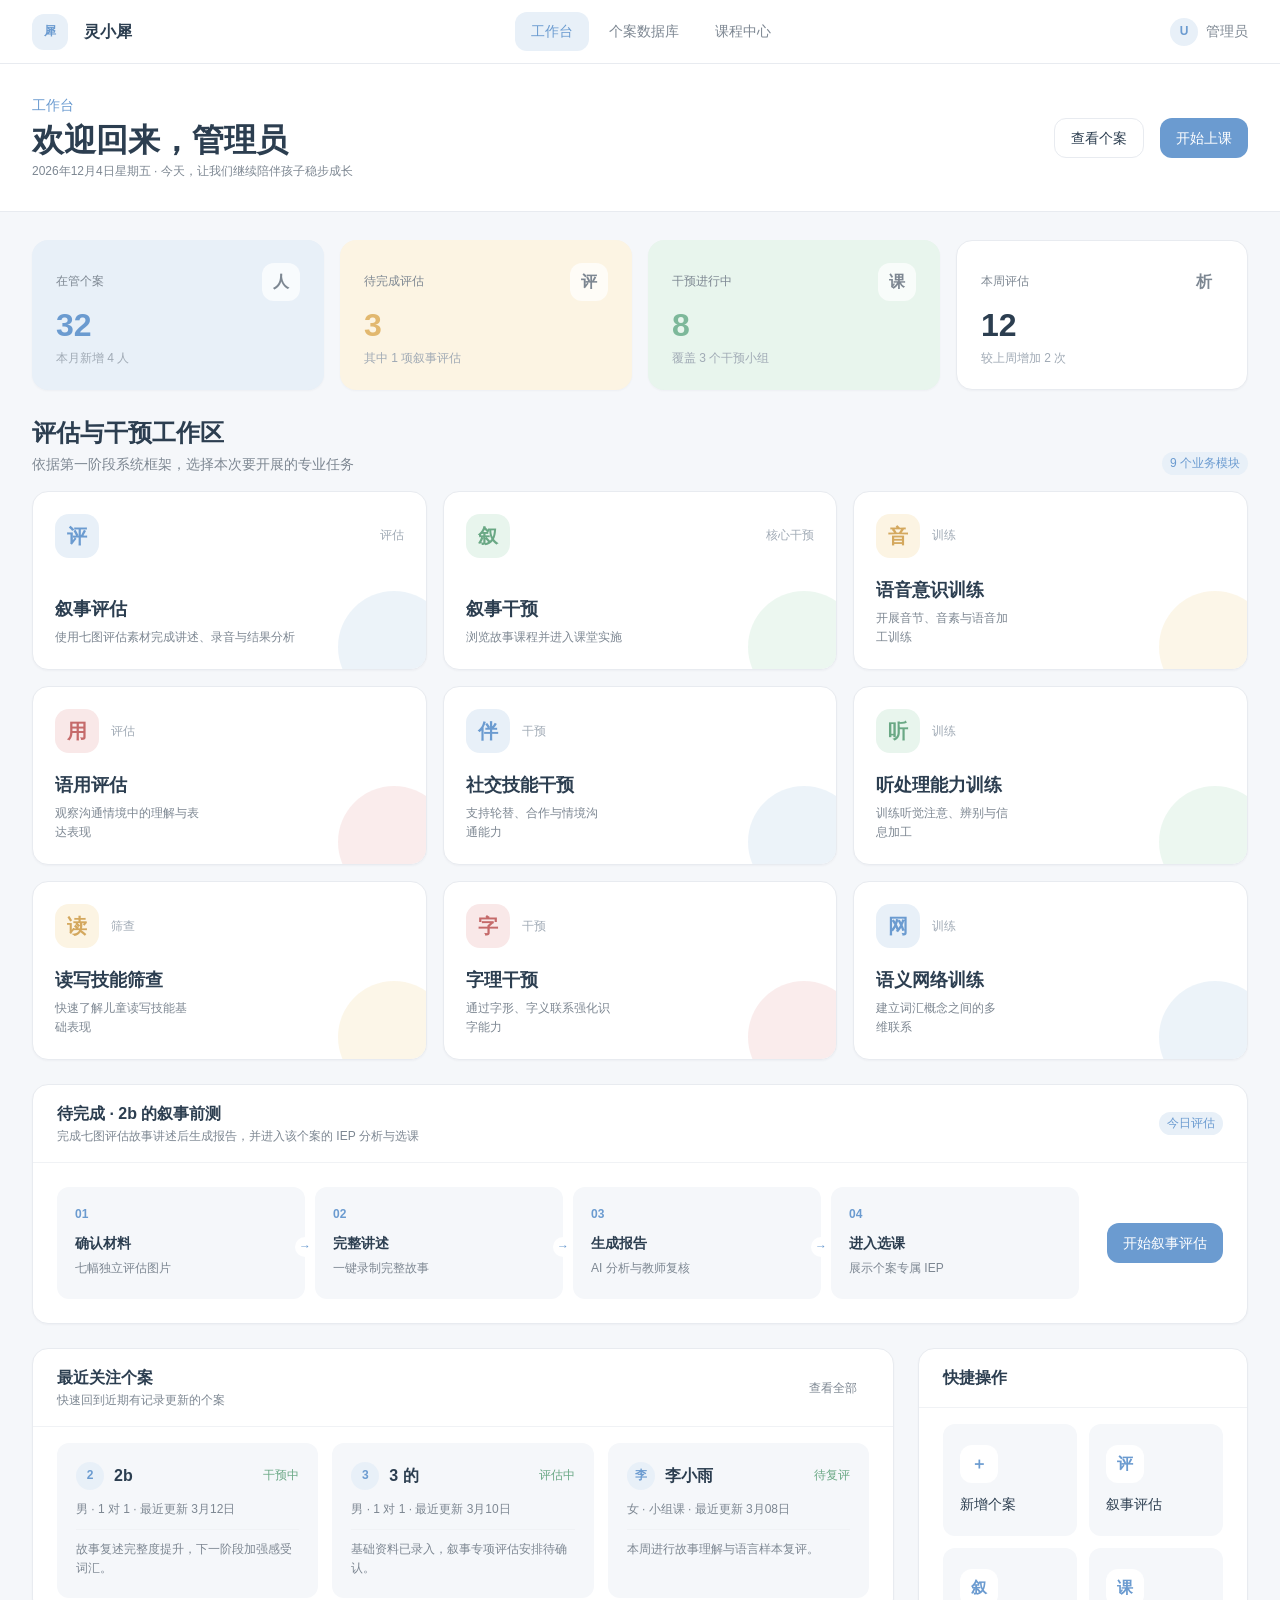
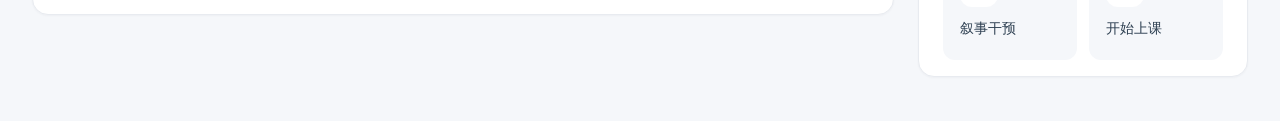
<file: pages/index.html>
<!DOCTYPE html>
<html lang="zh-CN">
<head>
  <meta charset="UTF-8">
  <meta name="viewport" content="width=device-width, initial-scale=1.0">
  <title>工作台 - 灵小犀</title>
  <meta name="description" content="灵小犀汉语儿童读写技能干预系统工作台">
  <link rel="stylesheet" href="../css/components.css">
  <style>
    .main__header { max-width: none; padding-top: 30px; padding-bottom: 30px; }
    .main__body { max-width: 1320px; padding-top: 28px; padding-bottom: 44px; }
    .welcome-eyebrow { display:block; margin-bottom:4px; color:var(--color-primary); font-size:var(--font-size-sm); }
    .welcome-copy .main__title { font-size:var(--font-size-2xl); }
    .stat-grid--dashboard { grid-template-columns:repeat(4,1fr); }
    .stat-card { min-height:150px; justify-content:center; gap:8px; border:none; }
    .stat-card--plain { background:var(--color-surface); border:1px solid var(--color-border); }
    .stat-card__top { display:flex; align-items:center; justify-content:space-between; }
    .stat-card__symbol { width:38px; height:38px; display:grid; place-items:center; border-radius:12px; background:rgba(255,255,255,.72); color:var(--color-text-secondary); font-weight:var(--font-weight-semibold); }
    .section-heading { display:flex; align-items:flex-end; justify-content:space-between; gap:16px; }
    .section-heading h2 { font-size:var(--font-size-xl); }
    .section-heading p { color:var(--color-text-secondary); font-size:var(--font-size-sm); }
    .module-grid { display:grid; grid-template-columns:repeat(3,1fr); gap:16px; }
    .module-card { position:relative; min-height:158px; display:flex; flex-direction:column; justify-content:space-between; padding:22px; overflow:hidden; color:var(--color-text-primary); text-align:left; background:var(--color-surface); border:1px solid var(--color-border); border-radius:var(--radius-lg); box-shadow:var(--shadow-sm); font:inherit; cursor:pointer; transition:transform var(--transition-base),box-shadow var(--transition-base),border-color var(--transition-base); }
    .module-card:hover,.module-card:focus-visible { transform:translateY(-3px); box-shadow:var(--shadow-md); border-color:var(--color-primary); outline:none; color:var(--color-text-primary); }
    .module-card::after { content:""; position:absolute; right:-24px; bottom:-34px; width:112px; height:112px; border-radius:50%; background:var(--module-tint,var(--color-primary-light)); opacity:.8; }
    .module-card__top { display:flex; align-items:center; justify-content:space-between; gap:12px; }
    .module-card__icon { width:44px; height:44px; display:grid; place-items:center; border-radius:14px; color:var(--module-color,var(--color-primary)); background:var(--module-tint,var(--color-primary-light)); font-size:20px; font-weight:600; }
    .module-card__phase { color:var(--color-text-tertiary); font-size:var(--font-size-xs); }
    .module-card h3 { margin-top:18px; font-size:var(--font-size-md); }
    .module-card p { max-width:80%; margin-top:4px; color:var(--color-text-secondary); font-size:var(--font-size-xs); }
    .module-card--green { --module-color:var(--color-success-dark); --module-tint:var(--color-secondary-light); }
    .module-card--yellow { --module-color:var(--color-warning-dark); --module-tint:var(--color-accent-light); }
    .module-card--rose { --module-color:var(--color-error-dark); --module-tint:var(--color-error-light); }
    .plan-card { overflow:hidden; }
    .plan-body { display:grid; grid-template-columns:1fr auto; gap:28px; align-items:center; padding:24px; }
    .plan-flow { display:grid; grid-template-columns:repeat(4,1fr); gap:10px; }
    .plan-step { position:relative; min-height:112px; padding:18px; background:var(--color-background); border-radius:var(--radius-md); }
    .plan-step:not(:last-child)::after { content:"→"; position:absolute; right:-10px; top:44%; z-index:2; width:20px; height:20px; display:grid; place-items:center; color:var(--color-primary); background:var(--color-surface); border-radius:50%; font-size:12px; }
    .plan-step__number { display:block; margin-bottom:8px; color:var(--color-primary); font-size:var(--font-size-xs); font-weight:600; }
    .plan-step strong { display:block; font-size:var(--font-size-sm); }
    .plan-step span:last-child { display:block; margin-top:4px; color:var(--color-text-secondary); font-size:var(--font-size-xs); }
    .dashboard-grid { display:grid; grid-template-columns:minmax(0,1fr) 330px; gap:24px; align-items:start; }
    .case-list { display:grid; grid-template-columns:repeat(3,1fr); gap:14px; }
    .case-preview { padding:18px; color:inherit; background:var(--color-background); border-radius:var(--radius-md); border:1px solid transparent; }
    .case-preview:hover { color:inherit; border-color:var(--color-primary); background:var(--color-primary-light); }
    .case-preview__head { display:flex; align-items:center; gap:10px; }
    .case-preview__name { flex:1; }
    .case-preview__state { color:var(--color-success-dark); font-size:var(--font-size-xs); }
    .case-preview__meta,.case-preview__note { margin-top:10px; color:var(--color-text-secondary); font-size:var(--font-size-xs); }
    .case-preview__note { padding-top:10px; border-top:1px solid var(--color-divider); }
    .quick-grid { display:grid; grid-template-columns:repeat(2,1fr); gap:12px; }
    .quick-action { min-height:112px; display:flex; flex-direction:column; align-items:flex-start; justify-content:center; gap:10px; padding:16px; color:var(--color-text-primary); background:var(--color-background); border:1px solid transparent; border-radius:var(--radius-md); font:inherit; cursor:pointer; }
    .quick-action:hover { color:var(--color-text-primary); border-color:var(--color-primary); background:var(--color-primary-light); }
    .quick-action__symbol { width:38px; height:38px; display:grid; place-items:center; color:var(--color-primary); background:var(--color-surface); border-radius:12px; font-weight:600; }
    .quick-action__label { font-size:var(--font-size-sm); }
    .toast { position:fixed; left:50%; bottom:28px; z-index:300; transform:translate(-50%,18px); padding:10px 18px; color:#fff; background:rgba(44,62,80,.92); border-radius:var(--radius-full); opacity:0; pointer-events:none; transition:all var(--transition-base); font-size:var(--font-size-sm); }
    .toast.is-visible { opacity:1; transform:translate(-50%,0); }
    @media(max-width:1050px){.stat-grid--dashboard{grid-template-columns:repeat(2,1fr)}.module-grid{grid-template-columns:repeat(2,1fr)}.dashboard-grid{grid-template-columns:1fr}.plan-body{grid-template-columns:1fr}.case-list{grid-template-columns:1fr}}
    @media(max-width:680px){.main__actions{display:none}.stat-grid--dashboard,.module-grid,.plan-flow{grid-template-columns:1fr}.plan-step:not(:last-child)::after{content:"↓";right:50%;top:auto;bottom:-15px}.quick-grid{grid-template-columns:1fr 1fr}}
  </style>
</head>
<body>
  <div class="app-layout">
    <nav class="topnav" aria-label="主导航">
      <a class="topnav__brand" href="index.html"><div class="topnav__logo">犀</div><span class="topnav__name">灵小犀</span></a>
      <div class="topnav__nav">
        <a class="topnav__link is-active" href="index.html" aria-current="page">工作台</a>
        <a class="topnav__link" href="case-database.html">个案数据库</a>
        <a class="topnav__link" href="course-database.html">课程中心</a>
      </div>
      <div class="topnav__user"><div class="avatar">U</div><span>管理员</span></div>
    </nav>
    <main class="main">
      <header class="main__header">
        <div class="welcome-copy"><span class="welcome-eyebrow">工作台</span><h1 class="main__title">欢迎回来，管理员</h1><p class="main__subtitle" id="todayText">今天，让我们继续陪伴孩子稳步成长</p></div>
        <div class="main__actions"><a class="btn btn--secondary" href="case-database.html">查看个案</a><a class="btn btn--primary" href="case-database.html?intent=class">开始上课</a></div>
      </header>
      <div class="main__body">
        <section class="stat-grid stat-grid--dashboard" aria-label="业务概览">
          <article class="stat-card stat-card--primary"><div class="stat-card__top"><span class="stat-card__label">在管个案</span><span class="stat-card__symbol">人</span></div><strong class="stat-card__value">32</strong><span class="stat-card__trend">本月新增 4 人</span></article>
          <article class="stat-card stat-card--accent"><div class="stat-card__top"><span class="stat-card__label">待完成评估</span><span class="stat-card__symbol">评</span></div><strong class="stat-card__value">3</strong><span class="stat-card__trend">其中 1 项叙事评估</span></article>
          <article class="stat-card stat-card--secondary"><div class="stat-card__top"><span class="stat-card__label">干预进行中</span><span class="stat-card__symbol">课</span></div><strong class="stat-card__value">8</strong><span class="stat-card__trend">覆盖 3 个干预小组</span></article>
          <article class="stat-card stat-card--plain"><div class="stat-card__top"><span class="stat-card__label">本周评估</span><span class="stat-card__symbol">析</span></div><strong class="stat-card__value">12</strong><span class="stat-card__trend">较上周增加 2 次</span></article>
        </section>
        <section aria-labelledby="moduleTitle">
          <div class="section-heading"><div><h2 id="moduleTitle">评估与干预工作区</h2><p>依据第一阶段系统框架，选择本次要开展的专业任务</p></div><span class="tag tag--primary">9 个业务模块</span></div>
          <div class="module-grid" style="margin-top:16px">
            <a class="module-card" href="narrative-assessment.html?case=1&amp;caseName=2b"><div class="module-card__top"><span class="module-card__icon">评</span><span class="module-card__phase">评估</span></div><div><h3>叙事评估</h3><p>使用七图评估素材完成讲述、录音与结果分析</p></div></a>
            <a class="module-card module-card--green" href="course-database.html"><div class="module-card__top"><span class="module-card__icon">叙</span><span class="module-card__phase">核心干预</span></div><div><h3>叙事干预</h3><p>浏览故事课程并进入课堂实施</p></div></a>
            <button class="module-card module-card--yellow" type="button" data-coming="语音意识训练"><div class="module-card__top"><span class="module-card__icon">音</span><span class="module-card__phase">训练</span></div><div><h3>语音意识训练</h3><p>开展音节、音素与语音加工训练</p></div></button>
            <button class="module-card module-card--rose" type="button" data-coming="语用评估"><div class="module-card__top"><span class="module-card__icon">用</span><span class="module-card__phase">评估</span></div><div><h3>语用评估</h3><p>观察沟通情境中的理解与表达表现</p></div></button>
            <button class="module-card" type="button" data-coming="社交技能干预"><div class="module-card__top"><span class="module-card__icon">伴</span><span class="module-card__phase">干预</span></div><div><h3>社交技能干预</h3><p>支持轮替、合作与情境沟通能力</p></div></button>
            <button class="module-card module-card--green" type="button" data-coming="听处理能力训练"><div class="module-card__top"><span class="module-card__icon">听</span><span class="module-card__phase">训练</span></div><div><h3>听处理能力训练</h3><p>训练听觉注意、辨别与信息加工</p></div></button>
            <button class="module-card module-card--yellow" type="button" data-coming="读写技能筛查"><div class="module-card__top"><span class="module-card__icon">读</span><span class="module-card__phase">筛查</span></div><div><h3>读写技能筛查</h3><p>快速了解儿童读写技能基础表现</p></div></button>
            <button class="module-card module-card--rose" type="button" data-coming="字理干预"><div class="module-card__top"><span class="module-card__icon">字</span><span class="module-card__phase">干预</span></div><div><h3>字理干预</h3><p>通过字形、字义联系强化识字能力</p></div></button>
            <button class="module-card" type="button" data-coming="语义网络训练"><div class="module-card__top"><span class="module-card__icon">网</span><span class="module-card__phase">训练</span></div><div><h3>语义网络训练</h3><p>建立词汇概念之间的多维联系</p></div></button>
          </div>
        </section>
        <section class="card plan-card" aria-labelledby="planTitle">
          <div class="card__header"><div><h2 class="card__title" id="planTitle">待完成 · 2b 的叙事前测</h2><p class="main__subtitle">完成七图评估故事讲述后生成报告，并进入该个案的 IEP 分析与选课</p></div><span class="tag tag--primary">今日评估</span></div>
          <div class="plan-body"><div class="plan-flow">
            <div class="plan-step"><span class="plan-step__number">01</span><strong>确认材料</strong><span>七幅独立评估图片</span></div><div class="plan-step"><span class="plan-step__number">02</span><strong>完整讲述</strong><span>一键录制完整故事</span></div><div class="plan-step"><span class="plan-step__number">03</span><strong>生成报告</strong><span>AI 分析与教师复核</span></div><div class="plan-step"><span class="plan-step__number">04</span><strong>进入选课</strong><span>展示个案专属 IEP</span></div>
          </div><a class="btn btn--primary" href="narrative-assessment.html?case=1&amp;caseName=2b">开始叙事评估</a></div>
        </section>
        <div class="dashboard-grid">
          <section class="card" aria-labelledby="recentCaseTitle"><div class="card__header"><div><h2 class="card__title" id="recentCaseTitle">最近关注个案</h2><p class="main__subtitle">快速回到近期有记录更新的个案</p></div><a class="btn btn--ghost btn--sm" href="case-database.html">查看全部</a></div><div class="card__body"><div class="case-list">
            <a class="case-preview" href="case-detail.html"><div class="case-preview__head"><span class="avatar">2</span><strong class="case-preview__name">2b</strong><span class="case-preview__state">干预中</span></div><p class="case-preview__meta">男 · 1 对 1 · 最近更新 3月12日</p><p class="case-preview__note">故事复述完整度提升，下一阶段加强感受词汇。</p></a>
            <a class="case-preview" href="case-detail.html"><div class="case-preview__head"><span class="avatar">3</span><strong class="case-preview__name">3 的</strong><span class="case-preview__state">评估中</span></div><p class="case-preview__meta">男 · 1 对 1 · 最近更新 3月10日</p><p class="case-preview__note">基础资料已录入，叙事专项评估安排待确认。</p></a>
            <a class="case-preview" href="case-database.html"><div class="case-preview__head"><span class="avatar">李</span><strong class="case-preview__name">李小雨</strong><span class="case-preview__state">待复评</span></div><p class="case-preview__meta">女 · 小组课 · 最近更新 3月08日</p><p class="case-preview__note">本周进行故事理解与语言样本复评。</p></a>
          </div></div></section>
          <aside class="card" aria-labelledby="quickTitle"><div class="card__header"><h2 class="card__title" id="quickTitle">快捷操作</h2></div><div class="card__body"><div class="quick-grid">
            <a class="quick-action" href="case-database.html?intent=create"><span class="quick-action__symbol">＋</span><span class="quick-action__label">新增个案</span></a><a class="quick-action" href="narrative-assessment.html?case=1&amp;caseName=2b"><span class="quick-action__symbol">评</span><span class="quick-action__label">叙事评估</span></a><a class="quick-action" href="course-database.html"><span class="quick-action__symbol">叙</span><span class="quick-action__label">叙事干预</span></a><a class="quick-action" href="case-database.html?intent=class"><span class="quick-action__symbol">课</span><span class="quick-action__label">开始上课</span></a>
          </div></div></aside>
        </div>
      </div>
    </main>
  </div>
  <div class="toast" id="toast" role="status" aria-live="polite"></div>
  <script>
    (function(){
      var date=new Date(),week=['星期日','星期一','星期二','星期三','星期四','星期五','星期六'];
      document.getElementById('todayText').textContent=date.getFullYear()+'年'+(date.getMonth()+1)+'月'+date.getDate()+'日'+week[date.getDay()]+' · 今天，让我们继续陪伴孩子稳步成长';
      var toast=document.getElementById('toast'),timer;
      document.querySelectorAll('[data-coming]').forEach(function(button){button.addEventListener('click',function(){clearTimeout(timer);toast.textContent='“'+button.dataset.coming+'”入口已保留，详细流程将在后续阶段接入';toast.classList.add('is-visible');timer=setTimeout(function(){toast.classList.remove('is-visible')},2600);});});
    })();
  </script>
</body>
</html>
</file>
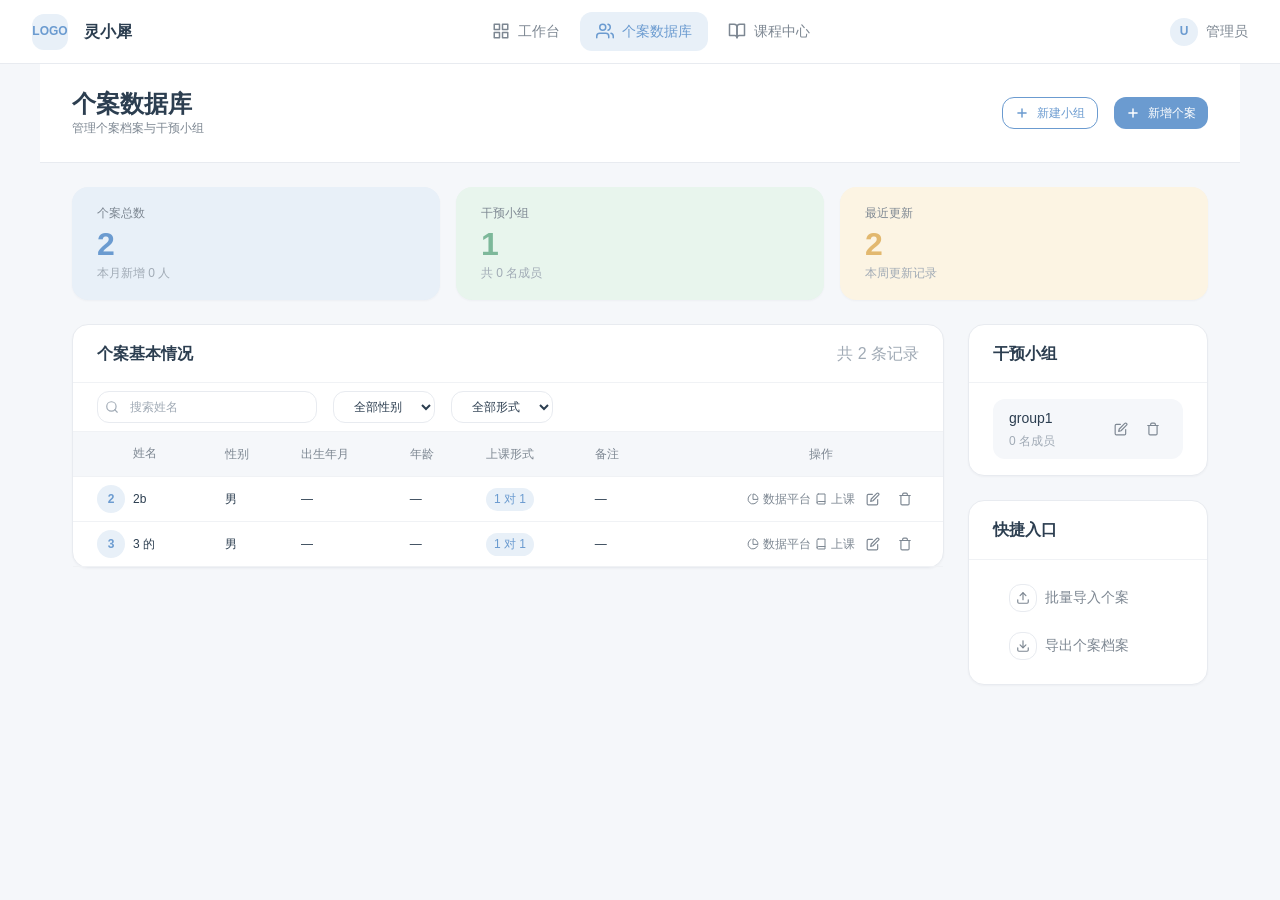
<file: pages/case-database.html>
<!DOCTYPE html>
<html lang="zh-CN">
<head>
  <meta charset="UTF-8">
  <meta name="viewport" content="width=device-width, initial-scale=1.0">
  <title>个案数据库 - 灵小犀</title>
  <meta name="description" content="管理个案档案与干预小组">
  <link rel="stylesheet" href="../css/components.css">
  <style>
    /* 页面专属紧凑样式 */

    /* 干预小组列表 */
    .group-list {
      display: flex;
      flex-direction: column;
      gap: var(--space-sm);
    }

    .group-item {
      display: flex;
      align-items: center;
      justify-content: space-between;
      gap: var(--space-base);
      padding: var(--space-sm) var(--space-base);
      background-color: var(--color-background);
      border-radius: var(--radius-md);
      transition: background-color var(--transition-fast);
    }

    .group-item:hover {
      background-color: var(--color-primary-light);
    }

    .group-item__info {
      display: flex;
      flex-direction: column;
      gap: 2px;
    }

    .group-item__name {
      font-size: var(--font-size-sm);
      font-weight: var(--font-weight-medium);
      color: var(--color-text-primary);
    }

    .group-item__meta {
      font-size: var(--font-size-xs);
      color: var(--color-text-tertiary);
    }

    /* 快捷入口 */
    .quick-list {
      display: flex;
      flex-direction: column;
      gap: var(--space-xs);
    }

    .quick-item {
      display: flex;
      align-items: center;
      gap: var(--space-sm);
      padding: var(--space-sm) var(--space-base);
      font-size: var(--font-size-sm);
      color: var(--color-text-secondary);
      border-radius: var(--radius-md);
      transition: background-color var(--transition-fast), color var(--transition-fast);
    }

    .quick-item:hover {
      color: var(--color-primary);
      background-color: var(--color-primary-light);
    }

    .quick-item__icon {
      width: 28px;
      height: 28px;
      display: flex;
      align-items: center;
      justify-content: center;
      background-color: var(--color-surface);
      border: 1px solid var(--color-border);
      border-radius: var(--radius-md);
      flex-shrink: 0;
    }

    /* 表格 */
    .case-table-wrapper {
      overflow: auto;
    }

    .case-table {
      min-width: 680px;
    }

    .case-table th:first-child,
    .case-table td:first-child {
      padding-left: var(--space-lg);
    }

    /* 姓名表头前增加与头像等宽的占位，使表头文字与姓名文字左对齐 */
    .case-table th:first-child::before {
      content: "";
      display: inline-block;
      width: 28px;
      height: 28px;
      margin-right: var(--space-sm);
      vertical-align: middle;
    }

.case-table th:last-child {
      text-align: right;
      padding-right: 110px;
    }

    .case-table td:last-child {
      padding-right: var(--space-lg);
      text-align: right;
    }

    .case-table td:last-child .table__actions {
      justify-content: flex-end;
    }

    .case-table tbody tr {
      transition: background-color var(--transition-fast);
    }

    .case-table tbody tr:hover {
      background-color: var(--color-primary-light);
    }

    .case-name {
      display: flex;
      align-items: center;
      gap: var(--space-sm);
    }

    .case-name__text {
      font-weight: var(--font-weight-medium);
      color: var(--color-text-primary);
    }

    /* 右侧辅助栏 */
    .right-panel {
      display: flex;
      flex-direction: column;
      gap: var(--space-lg);
      min-height: 0;
    }

    .right-panel .card {
      flex: 1;
      min-height: 0;
    }

    /* 表格操作按钮更紧凑 */
    .table__actions .btn--icon {
      width: 28px;
      height: 28px;
    }

    /* 编辑小组：当前成员列表 */
    .member-list {
      display: flex;
      flex-direction: column;
      gap: var(--space-xs);
      margin-bottom: var(--space-sm);
    }

    .member-list__item {
      display: flex;
      align-items: center;
      justify-content: space-between;
      gap: var(--space-base);
      padding: var(--space-sm) var(--space-base);
      background-color: var(--color-background);
      border: 1px solid var(--color-border);
      border-radius: var(--radius-md);
    }

    .member-list__name {
      font-size: var(--font-size-sm);
      color: var(--color-text-primary);
    }

    .member-list__empty {
      padding: var(--space-base);
      font-size: var(--font-size-sm);
      color: var(--color-text-tertiary);
      text-align: center;
      background-color: var(--color-background);
      border-radius: var(--radius-md);
    }

    .add-member-toggle {
      width: 100%;
      margin-bottom: var(--space-sm);
    }

    .add-member-panel {
      display: flex;
      flex-direction: column;
      gap: var(--space-xs);
      padding: var(--space-sm);
      background-color: var(--color-background);
      border: 1px solid var(--color-border);
      border-radius: var(--radius-md);
    }

    .add-member-panel.is-hidden {
      display: none;
    }

    .add-member-list {
      display: flex;
      flex-direction: column;
      gap: var(--space-xs);
      max-height: 200px;
      overflow-y: auto;
    }

    .add-member-item {
      display: flex;
      align-items: center;
      justify-content: space-between;
      gap: var(--space-base);
      padding: var(--space-sm) var(--space-base);
      background-color: var(--color-surface);
      border: 1px solid var(--color-border);
      border-radius: var(--radius-sm);
    }

    .add-member-item__name {
      font-size: var(--font-size-sm);
      color: var(--color-text-primary);
    }

    .btn--text {
      height: auto;
      padding: var(--space-xs) var(--space-sm);
      font-size: var(--font-size-xs);
      color: var(--color-primary);
      background-color: transparent;
      border: none;
      border-radius: var(--radius-sm);
      cursor: pointer;
      transition: background-color var(--transition-fast);
    }

    .btn--text:hover {
      background-color: var(--color-primary-light);
    }

    .btn--text.is-danger {
      color: var(--color-error);
    }

    .btn--text.is-danger:hover {
      background-color: var(--color-error-light);
    }
  </style>
</head>
<body>
  <div class="app-layout">
    <!-- 顶部导航栏 -->
    <nav class="topnav" role="navigation" aria-label="主导航">
      <div class="topnav__brand">
        <div class="topnav__logo">LOGO</div>
        <span class="topnav__name">灵小犀</span>
      </div>
      <div class="topnav__nav">
        <a class="topnav__link" href="index.html">
          <svg class="topnav__icon" viewBox="0 0 24 24" fill="none" stroke="currentColor" stroke-width="2" stroke-linecap="round" stroke-linejoin="round" aria-hidden="true">
            <rect x="3" y="3" width="7" height="7"/>
            <rect x="14" y="3" width="7" height="7"/>
            <rect x="14" y="14" width="7" height="7"/>
            <rect x="3" y="14" width="7" height="7"/>
          </svg>
          工作台
        </a>
        <a class="topnav__link is-active" href="case-database.html" aria-current="page">
          <svg class="topnav__icon" viewBox="0 0 24 24" fill="none" stroke="currentColor" stroke-width="2" stroke-linecap="round" stroke-linejoin="round" aria-hidden="true">
            <path d="M17 21v-2a4 4 0 0 0-4-4H5a4 4 0 0 0-4 4v2"/>
            <circle cx="9" cy="7" r="4"/>
            <path d="M23 21v-2a4 4 0 0 0-3-3.87"/>
            <path d="M16 3.13a4 4 0 0 1 0 7.75"/>
          </svg>
          个案数据库
        </a>
        <a class="topnav__link" href="course-database.html">
          <svg class="topnav__icon" viewBox="0 0 24 24" fill="none" stroke="currentColor" stroke-width="2" stroke-linecap="round" stroke-linejoin="round" aria-hidden="true">
            <path d="M2 3h6a4 4 0 0 1 4 4v14a3 3 0 0 0-3-3H2z"/>
            <path d="M22 3h-6a4 4 0 0 0-4 4v14a3 3 0 0 1 3-3h7z"/>
          </svg>
          课程中心
        </a>
      </div>
      <div class="topnav__user">
        <div class="avatar">U</div>
        <span>管理员</span>
      </div>
    </nav>

    <!-- 主内容区 -->
    <main class="main">
      <header class="main__header">
        <div>
          <h1 class="main__title">个案数据库</h1>
          <p class="main__subtitle">管理个案档案与干预小组</p>
        </div>
        <div class="main__actions">
          <button class="btn btn--primary-outline btn--sm" type="button" id="btn-create-group">
            <svg width="14" height="14" viewBox="0 0 24 24" fill="none" stroke="currentColor" stroke-width="2.5" stroke-linecap="round" stroke-linejoin="round" aria-hidden="true">
              <line x1="12" y1="5" x2="12" y2="19"/>
              <line x1="5" y1="12" x2="19" y2="12"/>
            </svg>
            新建小组
          </button>
          <button class="btn btn--primary btn--sm" type="button" id="btn-add-case">
            <svg width="14" height="14" viewBox="0 0 24 24" fill="none" stroke="currentColor" stroke-width="2.5" stroke-linecap="round" stroke-linejoin="round" aria-hidden="true">
              <line x1="12" y1="5" x2="12" y2="19"/>
              <line x1="5" y1="12" x2="19" y2="12"/>
            </svg>
            新增个案
          </button>
        </div>
      </header>

      <div class="main__body">
        <!-- 统计概览 -->
        <section class="stat-grid" aria-label="数据概览">
          <article class="stat-card stat-card--primary">
            <span class="stat-card__label">个案总数</span>
            <strong class="stat-card__value">2</strong>
            <span class="stat-card__trend">本月新增 0 人</span>
          </article>
          <article class="stat-card stat-card--secondary">
            <span class="stat-card__label">干预小组</span>
            <strong class="stat-card__value">1</strong>
            <span class="stat-card__trend">共 0 名成员</span>
          </article>
          <article class="stat-card stat-card--accent">
            <span class="stat-card__label">最近更新</span>
            <strong class="stat-card__value">2</strong>
            <span class="stat-card__trend">本周更新记录</span>
          </article>
        </section>

        <!-- 主体内容：左侧表格 + 右侧辅助信息 -->
        <div class="content-grid">
          <!-- 左侧：个案列表 -->
          <section class="card table-card" aria-labelledby="case-title">
            <div class="card__header">
              <h2 class="card__title" id="case-title">个案基本情况</h2>
              <span class="text-muted">共 2 条记录</span>
            </div>
            <div class="toolbar">
              <div class="toolbar__filters">
                <div class="toolbar__search">
                  <svg width="14" height="14" viewBox="0 0 24 24" fill="none" stroke="currentColor" stroke-width="2" stroke-linecap="round" stroke-linejoin="round" aria-hidden="true">
                    <circle cx="11" cy="11" r="8"/>
                    <line x1="21" y1="21" x2="16.65" y2="16.65"/>
                  </svg>
                  <input class="input" type="search" placeholder="搜索姓名">
                </div>
                <select class="toolbar__select" aria-label="性别筛选">
                  <option value="">全部性别</option>
                  <option value="male">男</option>
                  <option value="female">女</option>
                </select>
                <select class="toolbar__select" aria-label="上课形式筛选">
                  <option value="">全部形式</option>
                  <option value="one-on-one">1 对 1</option>
                  <option value="group">小组课</option>
                </select>
              </div>
            </div>
            <div class="card__body case-table-wrapper">
            <table class="table case-table">
              <thead>
                <tr>
                  <th>姓名</th>
                  <th>性别</th>
                  <th>出生年月</th>
                  <th>年龄</th>
                  <th>上课形式</th>
                  <th>备注</th>
                  <th>操作</th>
                </tr>
              </thead>
              <tbody>
                <tr>
                  <td>
                    <div class="case-name">
                      <div class="avatar" aria-hidden="true">2</div>
                      <span class="case-name__text">2b</span>
                    </div>
                  </td>
                  <td>男</td>
                  <td class="text-muted">—</td>
                  <td class="text-muted">—</td>
                  <td><span class="tag tag--primary">1 对 1</span></td>
                  <td class="text-muted">—</td>
                  <td>
                    <div class="table__actions">
                      <a class="table__action" href="case-detail.html">
                        <svg width="12" height="12" viewBox="0 0 24 24" fill="none" stroke="currentColor" stroke-width="2" stroke-linecap="round" stroke-linejoin="round" aria-hidden="true">
                          <path d="M21.21 15.89A10 10 0 1 1 8 2.83"/>
                          <path d="M22 12A10 10 0 0 0 12 2v10z"/>
                        </svg>
                        数据平台
                      </a>
                      <a class="table__action" href="course-database.html?mode=select&amp;case=1&amp;caseName=2b">
                        <svg width="12" height="12" viewBox="0 0 24 24" fill="none" stroke="currentColor" stroke-width="2" stroke-linecap="round" stroke-linejoin="round" aria-hidden="true">
                          <path d="M4 19.5A2.5 2.5 0 0 1 6.5 17H20"/>
                          <path d="M6.5 2H20v20H6.5A2.5 2.5 0 0 1 4 19.5v-15A2.5 2.5 0 0 1 6.5 2z"/>
                        </svg>
                        上课
                      </a>
                      <button class="btn btn--icon btn-edit-case" type="button" aria-label="编辑" data-id="1">
                        <svg width="14" height="14" viewBox="0 0 24 24" fill="none" stroke="currentColor" stroke-width="2" stroke-linecap="round" stroke-linejoin="round" aria-hidden="true">
                          <path d="M11 4H4a2 2 0 0 0-2 2v14a2 2 0 0 0 2 2h14a2 2 0 0 0 2-2v-7"/>
                          <path d="M18.5 2.5a2.121 2.121 0 0 1 3 3L12 15l-4 1 1-4 9.5-9.5z"/>
                        </svg>
                      </button>
                      <button class="btn btn--icon is-danger btn-delete" type="button" aria-label="删除" data-type="case" data-id="1" data-name="2b">
                        <svg width="14" height="14" viewBox="0 0 24 24" fill="none" stroke="currentColor" stroke-width="2" stroke-linecap="round" stroke-linejoin="round" aria-hidden="true">
                          <polyline points="3 6 5 6 21 6"/>
                          <path d="M19 6v14a2 2 0 0 1-2 2H7a2 2 0 0 1-2-2V6m3 0V4a2 2 0 0 1 2-2h4a2 2 0 0 1 2 2v2"/>
                        </svg>
                      </button>
                    </div>
                  </td>
                </tr>
                <tr>
                  <td>
                    <div class="case-name">
                      <div class="avatar" aria-hidden="true">3</div>
                      <span class="case-name__text">3 的</span>
                    </div>
                  </td>
                  <td>男</td>
                  <td class="text-muted">—</td>
                  <td class="text-muted">—</td>
                  <td><span class="tag tag--primary">1 对 1</span></td>
                  <td class="text-muted">—</td>
                  <td>
                    <div class="table__actions">
                      <a class="table__action" href="case-detail.html">
                        <svg width="12" height="12" viewBox="0 0 24 24" fill="none" stroke="currentColor" stroke-width="2" stroke-linecap="round" stroke-linejoin="round" aria-hidden="true">
                          <path d="M21.21 15.89A10 10 0 1 1 8 2.83"/>
                          <path d="M22 12A10 10 0 0 0 12 2v10z"/>
                        </svg>
                        数据平台
                      </a>
                      <a class="table__action" href="course-database.html?mode=select&amp;case=2&amp;caseName=3%20%E7%9A%84">
                        <svg width="12" height="12" viewBox="0 0 24 24" fill="none" stroke="currentColor" stroke-width="2" stroke-linecap="round" stroke-linejoin="round" aria-hidden="true">
                          <path d="M4 19.5A2.5 2.5 0 0 1 6.5 17H20"/>
                          <path d="M6.5 2H20v20H6.5A2.5 2.5 0 0 1 4 19.5v-15A2.5 2.5 0 0 1 6.5 2z"/>
                        </svg>
                        上课
                      </a>
                      <button class="btn btn--icon btn-edit-case" type="button" aria-label="编辑" data-id="2">
                        <svg width="14" height="14" viewBox="0 0 24 24" fill="none" stroke="currentColor" stroke-width="2" stroke-linecap="round" stroke-linejoin="round" aria-hidden="true">
                          <path d="M11 4H4a2 2 0 0 0-2 2v14a2 2 0 0 0 2 2h14a2 2 0 0 0 2-2v-7"/>
                          <path d="M18.5 2.5a2.121 2.121 0 0 1 3 3L12 15l-4 1 1-4 9.5-9.5z"/>
                        </svg>
                      </button>
                      <button class="btn btn--icon is-danger btn-delete" type="button" aria-label="删除" data-type="case" data-id="2" data-name="3 的">
                        <svg width="14" height="14" viewBox="0 0 24 24" fill="none" stroke="currentColor" stroke-width="2" stroke-linecap="round" stroke-linejoin="round" aria-hidden="true">
                          <polyline points="3 6 5 6 21 6"/>
                          <path d="M19 6v14a2 2 0 0 1-2 2H7a2 2 0 0 1-2-2V6m3 0V4a2 2 0 0 1 2-2h4a2 2 0 0 1 2 2v2"/>
                        </svg>
                      </button>
                    </div>
                  </td>
                </tr>
              </tbody>
            </table>
          </div>
        </section>

        <!-- 右侧：辅助信息 -->
        <aside class="right-panel">
          <section class="card" aria-labelledby="group-title">
            <div class="card__header">
              <h2 class="card__title" id="group-title">干预小组</h2>
            </div>
            <div class="card__body">
              <div class="group-list">
                <article class="group-item" data-group-id="1">
                  <div class="group-item__info">
                    <span class="group-item__name">group1</span>
                    <span class="group-item__meta">0 名成员</span>
                  </div>
                  <div class="table__actions">
                    <button class="btn btn--icon" type="button" aria-label="编辑小组" id="btn-edit-group">
                      <svg width="14" height="14" viewBox="0 0 24 24" fill="none" stroke="currentColor" stroke-width="2" stroke-linecap="round" stroke-linejoin="round" aria-hidden="true">
                        <path d="M11 4H4a2 2 0 0 0-2 2v14a2 2 0 0 0 2 2h14a2 2 0 0 0 2-2v-7"/>
                        <path d="M18.5 2.5a2.121 2.121 0 0 1 3 3L12 15l-4 1 1-4 9.5-9.5z"/>
                      </svg>
                    </button>
                    <button class="btn btn--icon is-danger" type="button" aria-label="删除小组" id="btn-delete-group" data-id="1">
                      <svg width="14" height="14" viewBox="0 0 24 24" fill="none" stroke="currentColor" stroke-width="2" stroke-linecap="round" stroke-linejoin="round" aria-hidden="true">
                        <polyline points="3 6 5 6 21 6"/>
                        <path d="M19 6v14a2 2 0 0 1-2 2H7a2 2 0 0 1-2-2V6m3 0V4a2 2 0 0 1 2-2h4a2 2 0 0 1 2 2v2"/>
                      </svg>
                    </button>
                  </div>
                </article>
              </div>
            </div>
          </section>

          <section class="card" aria-labelledby="quick-title">
            <div class="card__header">
              <h2 class="card__title" id="quick-title">快捷入口</h2>
            </div>
            <div class="card__body">
              <nav class="quick-list" aria-label="快捷操作">
                <a class="quick-item" href="#" id="btn-import">
                  <span class="quick-item__icon">
                    <svg width="14" height="14" viewBox="0 0 24 24" fill="none" stroke="currentColor" stroke-width="2" stroke-linecap="round" stroke-linejoin="round" aria-hidden="true">
                      <path d="M21 15v4a2 2 0 0 1-2 2H5a2 2 0 0 1-2-2v-4"/>
                      <polyline points="17 8 12 3 7 8"/>
                      <line x1="12" y1="3" x2="12" y2="15"/>
                    </svg>
                  </span>
                  批量导入个案
                </a>
                <a class="quick-item" href="#" id="btn-export">
                  <span class="quick-item__icon">
                    <svg width="14" height="14" viewBox="0 0 24 24" fill="none" stroke="currentColor" stroke-width="2" stroke-linecap="round" stroke-linejoin="round" aria-hidden="true">
                      <path d="M21 15v4a2 2 0 0 1-2 2H5a2 2 0 0 1-2-2v-4"/>
                      <polyline points="7 10 12 15 17 10"/>
                      <line x1="12" y1="15" x2="12" y2="3"/>
                    </svg>
                  </span>
                  导出个案档案
                </a>
              </nav>
            </div>
          </section>
        </aside>
      </div>
    </main>
  </div>

  <!-- ======================
       弹窗：新建小组
       ====================== -->
  <div class="modal" id="modal-create-group" role="dialog" aria-modal="true" aria-labelledby="modal-create-group-title">
    <div class="modal__container">
      <div class="modal__header">
        <h3 class="modal__title" id="modal-create-group-title">新建小组</h3>
        <button class="modal__close" type="button" aria-label="关闭" data-close="modal-create-group">
          <svg width="18" height="18" viewBox="0 0 24 24" fill="none" stroke="currentColor" stroke-width="2" stroke-linecap="round" stroke-linejoin="round" aria-hidden="true">
            <line x1="18" y1="6" x2="6" y2="18"/>
            <line x1="6" y1="6" x2="18" y2="18"/>
          </svg>
        </button>
      </div>
      <div class="modal__body">
        <div class="form-field">
          <label class="form-field__label" for="create-group-name">小组名称</label>
          <input class="input" type="text" id="create-group-name" placeholder="请输入小组名称">
        </div>
        <div class="form-field">
          <span class="form-field__label">选择个案</span>
          <div class="option-list__search">
            <svg width="14" height="14" viewBox="0 0 24 24" fill="none" stroke="currentColor" stroke-width="2" stroke-linecap="round" stroke-linejoin="round" aria-hidden="true">
              <circle cx="11" cy="11" r="8"/>
              <line x1="21" y1="21" x2="16.65" y2="16.65"/>
            </svg>
            <input class="input" type="search" id="create-group-search" placeholder="搜索个案姓名">
          </div>
          <div class="option-list" id="create-group-members"></div>
        </div>
        <div class="form-field">
          <label class="form-field__label" for="create-group-remark">小组备注</label>
          <textarea class="input" id="create-group-remark" placeholder="请输入小组备注"></textarea>
        </div>
      </div>
      <div class="modal__footer">
        <button class="btn btn--secondary btn--sm" type="button" data-close="modal-create-group">取消</button>
        <button class="btn btn--primary btn--sm" type="button" id="create-group-submit">确认创建</button>
      </div>
    </div>
  </div>

  <!-- ======================
       弹窗：确认操作
       ====================== -->
  <div class="modal" id="modal-confirm" role="dialog" aria-modal="true" aria-labelledby="modal-confirm-title">
    <div class="modal__container" style="max-width: 400px;">
      <div class="modal__header">
        <h3 class="modal__title" id="modal-confirm-title">确认操作</h3>
        <button class="modal__close" type="button" aria-label="关闭" data-close="modal-confirm">
          <svg width="18" height="18" viewBox="0 0 24 24" fill="none" stroke="currentColor" stroke-width="2" stroke-linecap="round" stroke-linejoin="round" aria-hidden="true">
            <line x1="18" y1="6" x2="6" y2="18"/>
            <line x1="6" y1="6" x2="18" y2="18"/>
          </svg>
        </button>
      </div>
      <div class="modal__body">
        <p id="confirm-message" style="color: var(--color-text-primary); font-size: var(--font-size-sm); line-height: var(--line-height-normal);"></p>
      </div>
      <div class="modal__footer">
        <button class="btn btn--secondary btn--sm" type="button" data-close="modal-confirm">取消</button>
        <button class="btn btn--danger btn--sm" type="button" id="confirm-submit">确认</button>
      </div>
    </div>
  </div>

  <!-- ======================
       弹窗：编辑小组
       ====================== -->
  <div class="modal" id="modal-edit-group" role="dialog" aria-modal="true" aria-labelledby="modal-edit-group-title">
    <div class="modal__container">
      <div class="modal__header">
        <h3 class="modal__title" id="modal-edit-group-title">编辑小组</h3>
        <button class="modal__close" type="button" aria-label="关闭" data-close="modal-edit-group">
          <svg width="18" height="18" viewBox="0 0 24 24" fill="none" stroke="currentColor" stroke-width="2" stroke-linecap="round" stroke-linejoin="round" aria-hidden="true">
            <line x1="18" y1="6" x2="6" y2="18"/>
            <line x1="6" y1="6" x2="18" y2="18"/>
          </svg>
        </button>
      </div>
      <div class="modal__body">
        <input type="hidden" id="edit-group-id">
        <div class="form-field">
          <label class="form-field__label" for="edit-group-name">小组名称</label>
          <input class="input" type="text" id="edit-group-name">
        </div>
        <div class="form-field">
          <span class="form-field__label">小组成员</span>
          <div class="member-list" id="edit-group-current-members"></div>
          <button class="btn btn--primary-outline btn--sm add-member-toggle" type="button" id="edit-group-add-toggle">
            <svg width="14" height="14" viewBox="0 0 24 24" fill="none" stroke="currentColor" stroke-width="2.5" stroke-linecap="round" stroke-linejoin="round" aria-hidden="true">
              <line x1="12" y1="5" x2="12" y2="19"/>
              <line x1="5" y1="12" x2="19" y2="12"/>
            </svg>
            新增成员
          </button>
          <div class="add-member-panel is-hidden" id="edit-group-add-panel">
            <div class="option-list__search">
              <svg width="14" height="14" viewBox="0 0 24 24" fill="none" stroke="currentColor" stroke-width="2" stroke-linecap="round" stroke-linejoin="round" aria-hidden="true">
                <circle cx="11" cy="11" r="8"/>
                <line x1="21" y1="21" x2="16.65" y2="16.65"/>
              </svg>
              <input class="input" type="search" id="edit-group-add-search" placeholder="搜索个案姓名">
            </div>
            <div class="add-member-list" id="edit-group-add-members"></div>
          </div>
        </div>
        <div class="form-field">
          <label class="form-field__label" for="edit-group-remark">小组备注</label>
          <textarea class="input" id="edit-group-remark"></textarea>
        </div>
      </div>
      <div class="modal__footer">
        <button class="btn btn--secondary btn--sm" type="button" data-close="modal-edit-group">取消</button>
        <button class="btn btn--primary btn--sm" type="button" id="edit-group-submit">保存</button>
      </div>
    </div>
  </div>

  <!-- ======================
       弹窗：新增个案
       ====================== -->
  <div class="modal" id="modal-add-case" role="dialog" aria-modal="true" aria-labelledby="modal-add-case-title">
    <div class="modal__container">
      <div class="modal__header">
        <h3 class="modal__title" id="modal-add-case-title">新增个案</h3>
        <button class="modal__close" type="button" aria-label="关闭" data-close="modal-add-case">
          <svg width="18" height="18" viewBox="0 0 24 24" fill="none" stroke="currentColor" stroke-width="2" stroke-linecap="round" stroke-linejoin="round" aria-hidden="true">
            <line x1="18" y1="6" x2="6" y2="18"/>
            <line x1="6" y1="6" x2="18" y2="18"/>
          </svg>
        </button>
      </div>
      <div class="modal__body">
        <div class="form-field form-field--row">
          <div class="form-field">
            <label class="form-field__label" for="add-case-name">姓名</label>
            <input class="input" type="text" id="add-case-name" placeholder="请输入姓名">
          </div>
          <div class="form-field">
            <label class="form-field__label" for="add-case-gender">性别</label>
            <select class="input" id="add-case-gender">
              <option value="male">男</option>
              <option value="female">女</option>
            </select>
          </div>
        </div>
        <div class="form-field form-field--row">
          <div class="form-field">
            <label class="form-field__label" for="add-case-dob">出生年月</label>
            <input class="input" type="month" id="add-case-dob">
          </div>
          <div class="form-field">
            <label class="form-field__label" for="add-case-mode">上课形式</label>
            <select class="input" id="add-case-mode">
              <option value="one-on-one">1 对 1</option>
              <option value="group">小组课</option>
            </select>
          </div>
        </div>
        <div class="form-field">
          <label class="form-field__label" for="add-case-platform">康复数据平台</label>
          <input class="input" type="text" id="add-case-platform" placeholder="请输入平台名称或链接">
        </div>
        <div class="form-field form-field--row">
          <div class="form-field">
            <label class="form-field__label" for="add-case-pretest">前测结果</label>
            <input class="input" type="text" id="add-case-pretest" placeholder="请输入前测结果">
          </div>
          <div class="form-field">
            <label class="form-field__label" for="add-case-posttest">后测结果</label>
            <input class="input" type="text" id="add-case-posttest" placeholder="请输入后测结果">
          </div>
        </div>
        <div class="form-field">
          <label class="form-field__label" for="add-case-plan">已有干预计划</label>
          <textarea class="input" id="add-case-plan" placeholder="请输入已有干预计划"></textarea>
        </div>
        <div class="form-field">
          <label class="form-field__label" for="add-case-remark">备注</label>
          <textarea class="input" id="add-case-remark" placeholder="请输入备注"></textarea>
        </div>
      </div>
      <div class="modal__footer">
        <button class="btn btn--secondary btn--sm" type="button" data-close="modal-add-case">取消</button>
        <button class="btn btn--primary btn--sm" type="button" id="add-case-submit">保存</button>
      </div>
    </div>
  </div>

  <!-- ======================
       弹窗：批量导入
       ====================== -->
  <div class="modal" id="modal-import" role="dialog" aria-modal="true" aria-labelledby="modal-import-title">
    <div class="modal__container">
      <div class="modal__header">
        <h3 class="modal__title" id="modal-import-title">批量导入个案</h3>
        <button class="modal__close" type="button" aria-label="关闭" data-close="modal-import">
          <svg width="18" height="18" viewBox="0 0 24 24" fill="none" stroke="currentColor" stroke-width="2" stroke-linecap="round" stroke-linejoin="round" aria-hidden="true">
            <line x1="18" y1="6" x2="6" y2="18"/>
            <line x1="6" y1="6" x2="18" y2="18"/>
          </svg>
        </button>
      </div>
      <div class="modal__body">
        <label class="file-upload" for="import-file">
          <input class="file-upload__input" type="file" id="import-file" accept=".xlsx,.xls,.doc,.docx">
          <svg class="file-upload__icon" width="40" height="40" viewBox="0 0 24 24" fill="none" stroke="currentColor" stroke-width="1.5" stroke-linecap="round" stroke-linejoin="round" aria-hidden="true">
            <path d="M21 15v4a2 2 0 0 1-2 2H5a2 2 0 0 1-2-2v-4"/>
            <polyline points="17 8 12 3 7 8"/>
            <line x1="12" y1="3" x2="12" y2="15"/>
          </svg>
          <span class="file-upload__text">点击或拖拽文件至此处</span>
          <span class="file-upload__hint">支持 xlsx、xls、word 等格式</span>
        </label>
        <p id="import-file-name" class="form-field__hint" style="margin-top: var(--space-sm); text-align: center;"></p>
      </div>
      <div class="modal__footer">
        <button class="btn btn--secondary btn--sm" type="button" data-close="modal-import">取消</button>
        <button class="btn btn--primary btn--sm" type="button" id="import-submit">开始导入</button>
      </div>
    </div>
  </div>

  <!-- ======================
       弹窗：导出档案
       ====================== -->
  <div class="modal" id="modal-export" role="dialog" aria-modal="true" aria-labelledby="modal-export-title">
    <div class="modal__container" style="max-width: 400px;">
      <div class="modal__header">
        <h3 class="modal__title" id="modal-export-title">导出个案档案</h3>
        <button class="modal__close" type="button" aria-label="关闭" data-close="modal-export">
          <svg width="18" height="18" viewBox="0 0 24 24" fill="none" stroke="currentColor" stroke-width="2" stroke-linecap="round" stroke-linejoin="round" aria-hidden="true">
            <line x1="18" y1="6" x2="6" y2="18"/>
            <line x1="6" y1="6" x2="18" y2="18"/>
          </svg>
        </button>
      </div>
      <div class="modal__body">
        <span class="form-field__label">选择导出格式</span>
        <div class="radio-group" style="margin-top: var(--space-sm);">
          <label class="radio-option">
            <input type="radio" name="export-format" value="xlsx" checked>
            <span class="radio-option__label">Excel 表格（.xlsx）</span>
          </label>
          <label class="radio-option">
            <input type="radio" name="export-format" value="csv">
            <span class="radio-option__label">CSV 文本（.csv）</span>
          </label>
        </div>
      </div>
      <div class="modal__footer">
        <button class="btn btn--secondary btn--sm" type="button" data-close="modal-export">取消</button>
        <button class="btn btn--primary btn--sm" type="button" id="export-submit">确认导出</button>
      </div>
    </div>
  </div>

  <!-- ======================
       弹窗：编辑个案
       ====================== -->
  <div class="modal" id="modal-edit-case" role="dialog" aria-modal="true" aria-labelledby="modal-edit-case-title">
    <div class="modal__container">
      <div class="modal__header">
        <h3 class="modal__title" id="modal-edit-case-title">编辑个案</h3>
        <button class="modal__close" type="button" aria-label="关闭" data-close="modal-edit-case">
          <svg width="18" height="18" viewBox="0 0 24 24" fill="none" stroke="currentColor" stroke-width="2" stroke-linecap="round" stroke-linejoin="round" aria-hidden="true">
            <line x1="18" y1="6" x2="6" y2="18"/>
            <line x1="6" y1="6" x2="18" y2="18"/>
          </svg>
        </button>
      </div>
      <div class="modal__body">
        <input type="hidden" id="edit-case-id">
        <div class="form-field form-field--row">
          <div class="form-field">
            <label class="form-field__label" for="edit-case-name">姓名</label>
            <input class="input" type="text" id="edit-case-name">
          </div>
          <div class="form-field">
            <label class="form-field__label" for="edit-case-gender">性别</label>
            <select class="input" id="edit-case-gender">
              <option value="male">男</option>
              <option value="female">女</option>
            </select>
          </div>
        </div>
        <div class="form-field form-field--row">
          <div class="form-field">
            <label class="form-field__label" for="edit-case-dob">出生年月</label>
            <input class="input" type="month" id="edit-case-dob">
          </div>
          <div class="form-field">
            <label class="form-field__label" for="edit-case-mode">上课形式</label>
            <select class="input" id="edit-case-mode">
              <option value="one-on-one">1 对 1</option>
              <option value="group">小组课</option>
            </select>
          </div>
        </div>
        <div class="form-field">
          <label class="form-field__label" for="edit-case-platform">康复数据平台</label>
          <input class="input" type="text" id="edit-case-platform">
        </div>
        <div class="form-field form-field--row">
          <div class="form-field">
            <label class="form-field__label" for="edit-case-pretest">前测结果</label>
            <input class="input" type="text" id="edit-case-pretest">
          </div>
          <div class="form-field">
            <label class="form-field__label" for="edit-case-posttest">后测结果</label>
            <input class="input" type="text" id="edit-case-posttest">
          </div>
        </div>
        <div class="form-field">
          <label class="form-field__label" for="edit-case-plan">已有干预计划</label>
          <textarea class="input" id="edit-case-plan"></textarea>
        </div>
        <div class="form-field">
          <label class="form-field__label" for="edit-case-remark">备注</label>
          <textarea class="input" id="edit-case-remark"></textarea>
        </div>
      </div>
      <div class="modal__footer">
        <button class="btn btn--secondary btn--sm" type="button" data-close="modal-edit-case">取消</button>
        <button class="btn btn--primary btn--sm" type="button" id="edit-case-submit">保存</button>
      </div>
    </div>
  </div>

  <script>
  (function () {
    let cases = [
      { id: 1, name: '2b', gender: 'male', dob: '', platform: '', pretest: '', posttest: '', plan: '', mode: 'one-on-one', remark: '' },
      { id: 2, name: '3 的', gender: 'male', dob: '', platform: '', pretest: '', posttest: '', plan: '', mode: 'one-on-one', remark: '' }
    ];
    let groups = [
      { id: 1, name: 'group1', members: [], remark: '' }
    ];
    let nextCaseId = 3;
    let nextGroupId = 2;
    let confirmCallback = null;

    function $(selector) { return document.querySelector(selector); }
    function $$(selector) { return document.querySelectorAll(selector); }

    function escapeHtml(text) {
      return String(text).replace(/[&<>"']/g, function (m) {
        return { '&': '&amp;', '<': '&lt;', '>': '&gt;', '"': '&quot;', "'": '&#39;' }[m];
      });
    }

    function getAvatarText(name) {
      return name ? name.trim().slice(0, 1) : '?';
    }

    function formatGender(value) {
      return value === 'male' ? '男' : value === 'female' ? '女' : '—';
    }

    function formatMode(value) {
      return value === 'one-on-one' ? '1 对 1' : value === 'group' ? '小组课' : '—';
    }

    function calculateAge(dob) {
      if (!dob) return '—';
      const birth = new Date(dob + '-01');
      const now = new Date();
      let age = now.getFullYear() - birth.getFullYear();
      const m = now.getMonth() - birth.getMonth();
      if (m < 0 || (m === 0 && now.getDate() < birth.getDate())) age--;
      return age >= 0 ? age : '—';
    }

    function formatDob(dob) {
      if (!dob) return '—';
      const parts = dob.split('-');
      return parts[0] + ' 年 ' + parts[1] + ' 月';
    }

    function updateStats() {
      const total = cases.length;
      const groupCount = groups.length;
      const memberCount = groups.reduce(function (sum, g) { return sum + g.members.length; }, 0);

      const totalEl = $('.stat-card--primary .stat-card__value');
      if (totalEl) totalEl.textContent = total;

      const groupCountEl = $('.stat-card--secondary .stat-card__value');
      if (groupCountEl) groupCountEl.textContent = groupCount;

      const groupMetaEl = $('.stat-card--secondary .stat-card__trend');
      if (groupMetaEl) groupMetaEl.textContent = '共 ' + memberCount + ' 名成员';

      const recentEl = $('.stat-card--accent .stat-card__value');
      if (recentEl) recentEl.textContent = total;
    }

    function renderCases() {
      const tbody = $('.case-table tbody');
      if (!tbody) return;
      tbody.innerHTML = cases.map(function (c) {
        return '<tr>' +
          '<td><div class="case-name"><div class="avatar" aria-hidden="true">' + getAvatarText(c.name) + '</div><span class="case-name__text">' + escapeHtml(c.name) + '</span></div></td>' +
          '<td>' + formatGender(c.gender) + '</td>' +
          '<td class="text-muted">' + formatDob(c.dob) + '</td>' +
          '<td class="text-muted">' + calculateAge(c.dob) + '</td>' +
          '<td><span class="tag tag--primary">' + formatMode(c.mode) + '</span></td>' +
          '<td class="text-muted">' + (c.remark ? escapeHtml(c.remark) : '—') + '</td>' +
          '<td>' +
            '<div class="table__actions">' +
              '<a class="table__action" href="case-detail.html"><svg width="12" height="12" viewBox="0 0 24 24" fill="none" stroke="currentColor" stroke-width="2" stroke-linecap="round" stroke-linejoin="round" aria-hidden="true"><path d="M21.21 15.89A10 10 0 1 1 8 2.83"/><path d="M22 12A10 10 0 0 0 12 2v10z"/></svg>数据平台</a>' +
              '<a class="table__action" href="course-database.html?mode=select&amp;case=' + encodeURIComponent(c.id) + '&amp;caseName=' + encodeURIComponent(c.name) + '"><svg width="12" height="12" viewBox="0 0 24 24" fill="none" stroke="currentColor" stroke-width="2" stroke-linecap="round" stroke-linejoin="round" aria-hidden="true"><path d="M4 19.5A2.5 2.5 0 0 1 6.5 17H20"/><path d="M6.5 2H20v20H6.5A2.5 2.5 0 0 1 4 19.5v-15A2.5 2.5 0 0 1 6.5 2z"/></svg>上课</a>' +
              '<button class="btn btn--icon btn-edit-case" type="button" aria-label="编辑" data-id="' + c.id + '"><svg width="14" height="14" viewBox="0 0 24 24" fill="none" stroke="currentColor" stroke-width="2" stroke-linecap="round" stroke-linejoin="round" aria-hidden="true"><path d="M11 4H4a2 2 0 0 0-2 2v14a2 2 0 0 0 2 2h14a2 2 0 0 0 2-2v-7"/><path d="M18.5 2.5a2.121 2.121 0 0 1 3 3L12 15l-4 1 1-4 9.5-9.5z"/></svg></button>' +
              '<button class="btn btn--icon is-danger btn-delete" type="button" aria-label="删除" data-type="case" data-id="' + c.id + '" data-name="' + escapeHtml(c.name) + '"><svg width="14" height="14" viewBox="0 0 24 24" fill="none" stroke="currentColor" stroke-width="2" stroke-linecap="round" stroke-linejoin="round" aria-hidden="true"><polyline points="3 6 5 6 21 6"/><path d="M19 6v14a2 2 0 0 1-2 2H7a2 2 0 0 1-2-2V6m3 0V4a2 2 0 0 1 2-2h4a2 2 0 0 1 2 2v2"/></svg></button>' +
            '</div>' +
          '</td>' +
        '</tr>';
      }).join('');

      const countEl = $('#case-title + .text-muted');
      if (countEl) countEl.textContent = '共 ' + cases.length + ' 条记录';
      updateStats();
      bindActionButtons();
    }

    function renderGroups() {
      const list = $('.group-list');
      if (!list) return;
      list.innerHTML = groups.map(function (g) {
        return '<article class="group-item" data-group-id="' + g.id + '">' +
          '<div class="group-item__info"><span class="group-item__name">' + escapeHtml(g.name) + '</span><span class="group-item__meta">' + g.members.length + ' 名成员</span></div>' +
          '<div class="table__actions">' +
            '<button class="btn btn--icon btn-edit-group" type="button" aria-label="编辑小组" data-id="' + g.id + '"><svg width="14" height="14" viewBox="0 0 24 24" fill="none" stroke="currentColor" stroke-width="2" stroke-linecap="round" stroke-linejoin="round" aria-hidden="true"><path d="M11 4H4a2 2 0 0 0-2 2v14a2 2 0 0 0 2 2h14a2 2 0 0 0 2-2v-7"/><path d="M18.5 2.5a2.121 2.121 0 0 1 3 3L12 15l-4 1 1-4 9.5-9.5z"/></svg></button>' +
            '<button class="btn btn--icon is-danger btn-delete" type="button" aria-label="删除小组" data-type="group" data-id="' + g.id + '" data-name="' + escapeHtml(g.name) + '"><svg width="14" height="14" viewBox="0 0 24 24" fill="none" stroke="currentColor" stroke-width="2" stroke-linecap="round" stroke-linejoin="round" aria-hidden="true"><polyline points="3 6 5 6 21 6"/><path d="M19 6v14a2 2 0 0 1-2 2H7a2 2 0 0 1-2-2V6m3 0V4a2 2 0 0 1 2-2h4a2 2 0 0 1 2 2v2"/></svg></button>' +
          '</div>' +
        '</article>';
      }).join('');
      updateStats();
      bindGroupButtons();
      bindActionButtons();
    }

    function renderCaseOptions(containerId, selectedIds) {
      const container = $('#' + containerId);
      if (!container) return;
      if (cases.length === 0) {
        container.innerHTML = '<p class="form-field__hint">暂无可选个案</p>';
        return;
      }
      container.innerHTML = cases.map(function (c) {
        return '<label class="option-item"><input type="checkbox" value="' + c.id + '"' + (selectedIds.indexOf(c.id) !== -1 ? ' checked' : '') + '><span>' + escapeHtml(c.name) + '</span></label>';
      }).join('');
    }

    function filterCaseOptions(containerId, query) {
      const container = $('#' + containerId);
      if (!container) return;
      const items = container.querySelectorAll('.option-item');
      const q = query.toLowerCase().trim();
      items.forEach(function (item) {
        const text = item.textContent.trim().toLowerCase();
        item.style.display = text.indexOf(q) !== -1 ? 'flex' : 'none';
      });
    }

    function openModal(id) {
      const modal = $('#' + id);
      if (!modal) return;
      modal.classList.add('is-open');
      requestAnimationFrame(function () { modal.classList.add('is-visible'); });
      document.body.style.overflow = 'hidden';
    }

    function closeModal(id) {
      const modal = $('#' + id);
      if (!modal) return;
      modal.classList.remove('is-visible');
      setTimeout(function () {
        modal.classList.remove('is-open');
        document.body.style.overflow = '';
      }, 200);
    }

    function setupConfirm(title, message, onConfirm) {
      $('#modal-confirm-title').textContent = title;
      $('#confirm-message').textContent = message;
      confirmCallback = onConfirm;
      openModal('modal-confirm');
    }

    function getFormCaseValues(prefix) {
      return {
        name: $('#' + prefix + '-name').value.trim(),
        gender: $('#' + prefix + '-gender').value,
        dob: $('#' + prefix + '-dob').value,
        platform: $('#' + prefix + '-platform').value.trim(),
        pretest: $('#' + prefix + '-pretest').value.trim(),
        posttest: $('#' + prefix + '-posttest').value.trim(),
        plan: $('#' + prefix + '-plan').value.trim(),
        mode: $('#' + prefix + '-mode').value,
        remark: $('#' + prefix + '-remark').value.trim()
      };
    }

    function setFormCaseValues(prefix, c) {
      $('#' + prefix + '-id').value = c.id;
      $('#' + prefix + '-name').value = c.name;
      $('#' + prefix + '-gender').value = c.gender || 'male';
      $('#' + prefix + '-dob').value = c.dob || '';
      $('#' + prefix + '-platform').value = c.platform || '';
      $('#' + prefix + '-pretest').value = c.pretest || '';
      $('#' + prefix + '-posttest').value = c.posttest || '';
      $('#' + prefix + '-plan').value = c.plan || '';
      $('#' + prefix + '-mode').value = c.mode || 'one-on-one';
      $('#' + prefix + '-remark').value = c.remark || '';
    }

    function clearFormCaseValues(prefix) {
      $('#' + prefix + '-name').value = '';
      $('#' + prefix + '-gender').value = 'male';
      $('#' + prefix + '-dob').value = '';
      $('#' + prefix + '-platform').value = '';
      $('#' + prefix + '-pretest').value = '';
      $('#' + prefix + '-posttest').value = '';
      $('#' + prefix + '-plan').value = '';
      $('#' + prefix + '-mode').value = 'one-on-one';
      $('#' + prefix + '-remark').value = '';
    }

    function getSelectedMemberIds(containerId) {
      return Array.prototype.map.call($$('#' + containerId + ' input[type="checkbox"]:checked'), function (cb) {
        return parseInt(cb.value, 10);
      });
    }

    function bindActionButtons() {
      $$('.btn-edit-case').forEach(function (btn) {
        btn.addEventListener('click', function () {
          const id = parseInt(btn.dataset.id, 10);
          const c = cases.find(function (x) { return x.id === id; });
          if (!c) return;
          setFormCaseValues('edit-case', c);
          openModal('modal-edit-case');
        });
      });

      $$('.btn-delete').forEach(function (btn) {
        btn.addEventListener('click', function () {
          const type = btn.dataset.type;
          const id = parseInt(btn.dataset.id, 10);
          const name = btn.dataset.name;
          if (type === 'case') {
            setupConfirm('删除个案', '确定要删除个案「' + name + '」吗？删除后不可恢复。', function () {
              cases = cases.filter(function (x) { return x.id !== id; });
              groups.forEach(function (g) { g.members = g.members.filter(function (mid) { return mid !== id; }); });
              renderCases();
              renderGroups();
              closeModal('modal-confirm');
            });
          } else if (type === 'group') {
            setupConfirm('删除小组', '确定要删除小组「' + name + '」吗？删除后不可恢复。', function () {
              groups = groups.filter(function (g) { return g.id !== id; });
              renderGroups();
              closeModal('modal-confirm');
            });
          }
        });
      });
    }

    function renderCurrentMembers(group) {
      const container = $('#edit-group-current-members');
      if (!container) return;
      const memberCases = cases.filter(function (c) { return group.members.indexOf(c.id) !== -1; });
      if (memberCases.length === 0) {
        container.innerHTML = '<p class="member-list__empty">暂无小组成员</p>';
        return;
      }
      container.innerHTML = memberCases.map(function (c) {
        return '<div class="member-list__item" data-case-id="' + c.id + '">' +
          '<span class="member-list__name">' + escapeHtml(c.name) + '</span>' +
          '<button class="btn--text is-danger btn-remove-member" type="button" data-case-id="' + c.id + '">删除</button>' +
          '</div>';
      }).join('');
    }

    function renderAddMemberList(group, query) {
      const container = $('#edit-group-add-members');
      if (!container) return;
      const q = query.toLowerCase().trim();
      const availableCases = cases.filter(function (c) {
        return group.members.indexOf(c.id) === -1 &&
          (q === '' || c.name.toLowerCase().indexOf(q) !== -1);
      });
      if (availableCases.length === 0) {
        container.innerHTML = '<p class="member-list__empty">暂无可添加个案</p>';
        return;
      }
      container.innerHTML = availableCases.map(function (c) {
        return '<div class="add-member-item" data-case-id="' + c.id + '">' +
          '<span class="add-member-item__name">' + escapeHtml(c.name) + '</span>' +
          '<button class="btn--text btn-add-member" type="button" data-case-id="' + c.id + '">新增</button>' +
          '</div>';
      }).join('');
    }

    function bindGroupButtons() {
      $$('.btn-edit-group').forEach(function (btn) {
        btn.addEventListener('click', function () {
          const id = parseInt(btn.dataset.id, 10);
          const g = groups.find(function (x) { return x.id === id; });
          if (!g) return;
          $('#edit-group-id').value = g.id;
          $('#edit-group-name').value = g.name;
          $('#edit-group-remark').value = g.remark;
          $('#edit-group-add-search').value = '';
          $('#edit-group-add-panel').classList.add('is-hidden');
          renderCurrentMembers(g);
          renderAddMemberList(g, '');
          openModal('modal-edit-group');
        });
      });
    }

    function init() {
      bindActionButtons();
      renderGroups();

      $$('[data-close]').forEach(function (btn) {
        btn.addEventListener('click', function () { closeModal(btn.dataset.close); });
      });

      $$('.modal').forEach(function (modal) {
        modal.addEventListener('click', function (e) {
          if (e.target === modal) closeModal(modal.id);
        });
      });

      document.addEventListener('keydown', function (e) {
        if (e.key === 'Escape') {
          $$('.modal.is-visible').forEach(function (modal) { closeModal(modal.id); });
        }
      });

      $('#btn-create-group').addEventListener('click', function () {
        $('#create-group-name').value = '';
        $('#create-group-remark').value = '';
        $('#create-group-search').value = '';
        renderCaseOptions('create-group-members', []);
        openModal('modal-create-group');
      });

      $('#create-group-search').addEventListener('input', function () {
        filterCaseOptions('create-group-members', this.value);
      });

      $('#create-group-submit').addEventListener('click', function () {
        const name = $('#create-group-name').value.trim();
        if (!name) { alert('请输入小组名称'); return; }
        groups.push({
          id: nextGroupId++,
          name: name,
          members: getSelectedMemberIds('create-group-members'),
          remark: $('#create-group-remark').value.trim()
        });
        renderGroups();
        closeModal('modal-create-group');
      });

      $('#edit-group-add-toggle').addEventListener('click', function () {
        const panel = $('#edit-group-add-panel');
        panel.classList.toggle('is-hidden');
        if (!panel.classList.contains('is-hidden')) {
          $('#edit-group-add-search').focus();
          const id = parseInt($('#edit-group-id').value, 10);
          const g = groups.find(function (x) { return x.id === id; });
          if (g) renderAddMemberList(g, $('#edit-group-add-search').value);
        }
      });

      $('#edit-group-add-search').addEventListener('input', function () {
        const id = parseInt($('#edit-group-id').value, 10);
        const g = groups.find(function (x) { return x.id === id; });
        if (g) renderAddMemberList(g, this.value);
      });

      $('#edit-group-current-members').addEventListener('click', function (e) {
        const btn = e.target.closest('.btn-remove-member');
        if (!btn) return;
        const caseId = parseInt(btn.dataset.caseId, 10);
        const id = parseInt($('#edit-group-id').value, 10);
        const g = groups.find(function (x) { return x.id === id; });
        if (!g) return;
        g.members = g.members.filter(function (mid) { return mid !== caseId; });
        renderCurrentMembers(g);
        renderAddMemberList(g, $('#edit-group-add-search').value);
      });

      $('#edit-group-add-members').addEventListener('click', function (e) {
        const btn = e.target.closest('.btn-add-member');
        if (!btn) return;
        const caseId = parseInt(btn.dataset.caseId, 10);
        const id = parseInt($('#edit-group-id').value, 10);
        const g = groups.find(function (x) { return x.id === id; });
        if (!g) return;
        if (g.members.indexOf(caseId) === -1) {
          g.members.push(caseId);
        }
        renderCurrentMembers(g);
        renderAddMemberList(g, $('#edit-group-add-search').value);
      });

      $('#edit-group-submit').addEventListener('click', function () {
        const id = parseInt($('#edit-group-id').value, 10);
        const g = groups.find(function (x) { return x.id === id; });
        if (!g) return;
        const name = $('#edit-group-name').value.trim();
        if (!name) { alert('请输入小组名称'); return; }
        g.name = name;
        g.remark = $('#edit-group-remark').value.trim();
        renderGroups();
        closeModal('modal-edit-group');
      });

      $('#btn-add-case').addEventListener('click', function () {
        clearFormCaseValues('add-case');
        openModal('modal-add-case');
      });

      $('#add-case-submit').addEventListener('click', function () {
        const values = getFormCaseValues('add-case');
        if (!values.name) { alert('请输入姓名'); return; }
        cases.push(Object.assign({ id: nextCaseId++ }, values));
        renderCases();
        closeModal('modal-add-case');
      });

      $('#edit-case-submit').addEventListener('click', function () {
        const id = parseInt($('#edit-case-id').value, 10);
        const c = cases.find(function (x) { return x.id === id; });
        if (!c) return;
        const values = getFormCaseValues('edit-case');
        if (!values.name) { alert('请输入姓名'); return; }
        Object.assign(c, values);
        renderCases();
        closeModal('modal-edit-case');
      });

      $('#btn-import').addEventListener('click', function (e) {
        e.preventDefault();
        $('#import-file').value = '';
        $('#import-file-name').textContent = '';
        openModal('modal-import');
      });

      $('#import-file').addEventListener('change', function () {
        const file = $('#import-file').files[0];
        $('#import-file-name').textContent = file ? '已选择：' + file.name : '';
      });

      $('#import-submit').addEventListener('click', function () {
        const file = $('#import-file').files[0];
        if (!file) { alert('请选择要导入的文件'); return; }
        cases.push({
          id: nextCaseId++,
          name: '导入个案 ' + nextCaseId,
          gender: 'male',
          dob: '',
          platform: '',
          pretest: '',
          posttest: '',
          plan: '',
          mode: 'one-on-one',
          remark: '来自 ' + file.name
        });
        renderCases();
        closeModal('modal-import');
        alert('导入成功');
      });

      $('#btn-export').addEventListener('click', function (e) {
        e.preventDefault();
        openModal('modal-export');
      });

      $('#export-submit').addEventListener('click', function () {
        const format = document.querySelector('input[name="export-format"]:checked').value;
        closeModal('modal-export');
        alert('已导出为 ' + format.toUpperCase() + ' 格式');
      });

      $('#confirm-submit').addEventListener('click', function () {
        if (confirmCallback) {
          confirmCallback();
          confirmCallback = null;
        }
      });
    }

    init();
    if (new URLSearchParams(window.location.search).get('intent') === 'create') {
      clearFormCaseValues('add-case');
      openModal('modal-add-case');
    }
  })();
  </script>
</body>
</html>
</file>
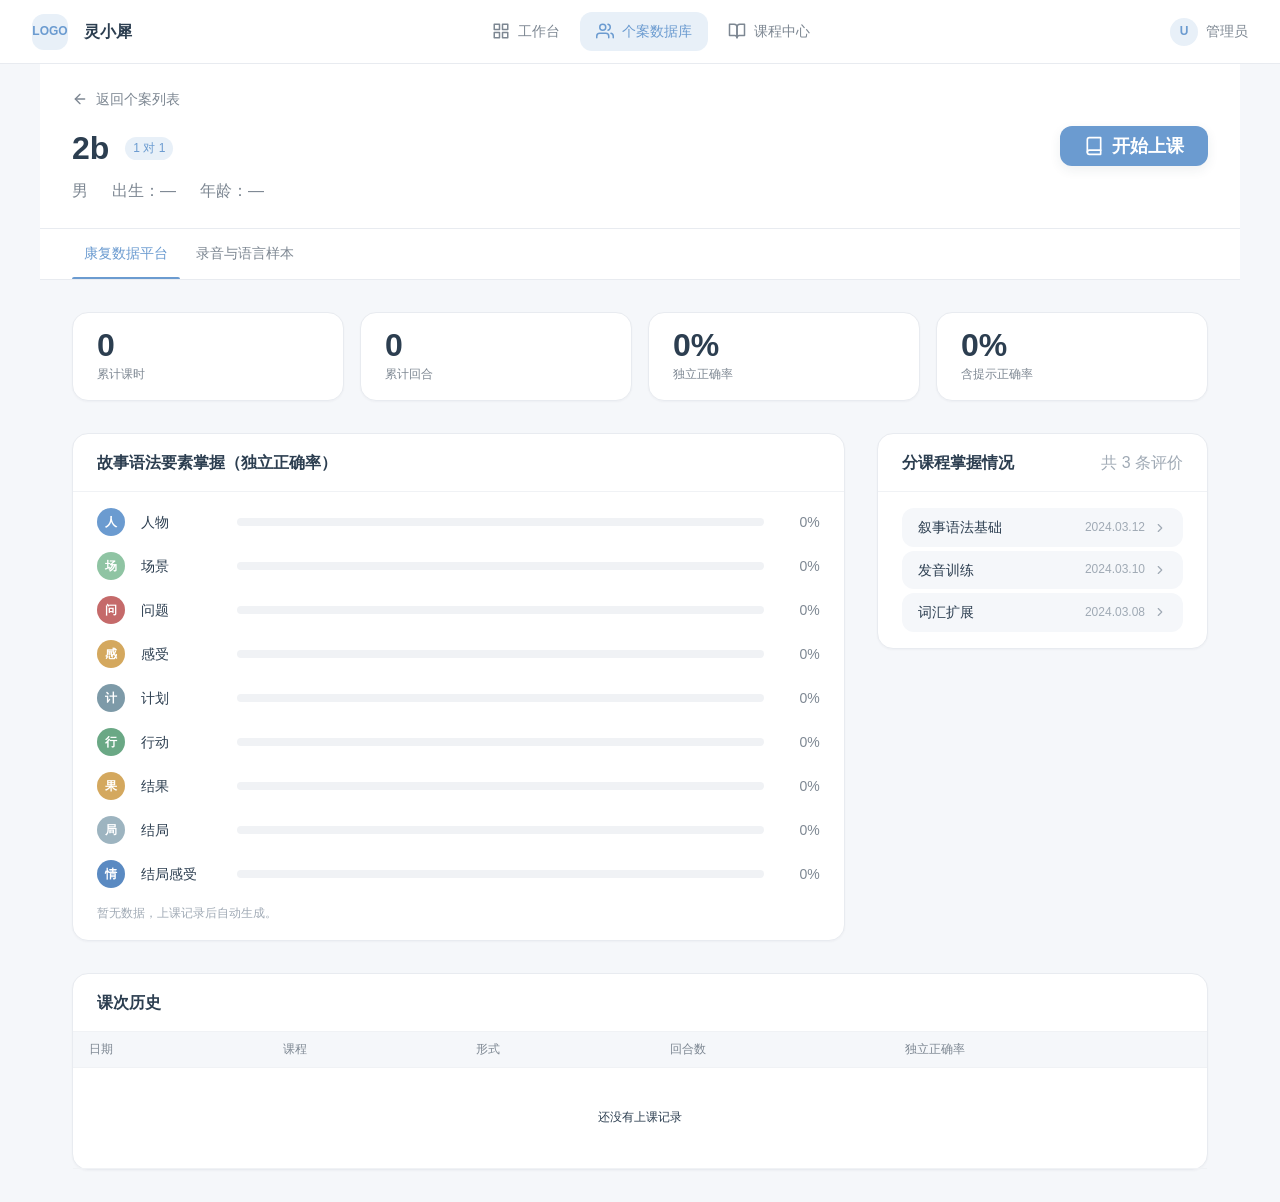
<file: pages/case-detail.html>
<!DOCTYPE html>
<html lang="zh-CN">
<head>
  <meta charset="UTF-8">
  <meta name="viewport" content="width=device-width, initial-scale=1.0">
  <title>2b - 个案详情 - 灵小犀</title>
  <meta name="description" content="个案康复数据与课程记录详情">
  <link rel="stylesheet" href="../css/components.css">
  <style>
    /* 页面专属样式 */

    .case-header {
      width: 100%;
      max-width: 1200px;
      margin: 0 auto;
      display: grid;
      grid-template-columns: 1fr auto;
      align-items: center;
      gap: var(--space-xl);
      padding: var(--space-lg) var(--space-xl);
      background-color: var(--color-surface);
      border-bottom: 1px solid var(--color-border);
    }

    .case-header__back {
      display: inline-flex;
      align-items: center;
      gap: var(--space-sm);
      font-size: var(--font-size-sm);
      color: var(--color-text-secondary);
    }

    .case-header__back:hover {
      color: var(--color-primary);
    }

    .case-header__info {
      display: flex;
      flex-direction: column;
      gap: var(--space-xs);
      margin-top: var(--space-sm);
    }

    .case-header__name {
      display: flex;
      align-items: center;
      gap: var(--space-base);
      font-size: var(--font-size-2xl);
      font-weight: var(--font-weight-semibold);
      color: var(--color-text-primary);
    }

    .case-header__meta {
      display: flex;
      align-items: center;
      gap: var(--space-lg);
      font-size: var(--font-size-base);
      color: var(--color-text-secondary);
    }

    /* Tab 切换 */
    .tabs {
      width: 100%;
      max-width: 1200px;
      margin: 0 auto;
      display: flex;
      align-items: center;
      gap: var(--space-xs);
      padding: 0 var(--space-xl);
      background-color: var(--color-surface);
      border-bottom: 1px solid var(--color-border);
    }

    .tab {
      position: relative;
      padding: var(--space-base) var(--space-md);
      font-size: var(--font-size-sm);
      font-weight: var(--font-weight-medium);
      color: var(--color-text-secondary);
      border: none;
      background: transparent;
      cursor: pointer;
      transition: color var(--transition-fast);
    }

    .tab:hover {
      color: var(--color-text-primary);
    }

    .tab.is-active {
      color: var(--color-primary);
    }

    .tab.is-active::after {
      content: "";
      position: absolute;
      left: 0;
      right: 0;
      bottom: 0;
      height: 2px;
      background-color: var(--color-primary);
      border-radius: 2px 2px 0 0;
    }

    /* 统计卡片 */
    .detail-stats {
      display: grid;
      grid-template-columns: repeat(4, 1fr);
      gap: var(--space-base);
      flex-shrink: 0;
    }

    .detail-stat {
      display: flex;
      flex-direction: column;
      gap: var(--space-xs);
      padding: var(--space-base) var(--space-lg);
      background-color: var(--color-surface);
      border: 1px solid var(--color-border);
      border-radius: var(--radius-lg);
      box-shadow: var(--shadow-sm);
    }

    .detail-stat__value {
      font-size: var(--font-size-2xl);
      font-weight: var(--font-weight-semibold);
      color: var(--color-text-primary);
      line-height: 1;
    }

    .detail-stat__label {
      font-size: var(--font-size-xs);
      color: var(--color-text-secondary);
    }

    /* 技能列表 */
    .skill-list {
      display: flex;
      flex-direction: column;
      gap: var(--space-base);
    }

    .skill-item {
      display: grid;
      grid-template-columns: 28px 80px 1fr 40px;
      align-items: center;
      gap: var(--space-base);
    }

    .skill-item__icon {
      width: 28px;
      height: 28px;
      display: flex;
      align-items: center;
      justify-content: center;
      border-radius: var(--radius-full);
      font-size: var(--font-size-xs);
      font-weight: var(--font-weight-semibold);
      color: var(--color-text-on-primary);
    }

    .skill-item__name {
      font-size: var(--font-size-sm);
      color: var(--color-text-primary);
    }

    .skill-item__bar {
      position: relative;
      height: 8px;
      background-color: var(--color-divider);
      border-radius: var(--radius-full);
      overflow: hidden;
    }

    .skill-item__progress {
      position: absolute;
      left: 0;
      top: 0;
      bottom: 0;
      background-color: var(--color-primary);
      border-radius: var(--radius-full);
      opacity: 0.85;
    }

    .skill-item__value {
      font-size: var(--font-size-sm);
      font-weight: var(--font-weight-medium);
      color: var(--color-text-secondary);
      text-align: right;
    }

    .skill-hint {
      margin-top: var(--space-base);
      font-size: var(--font-size-xs);
      color: var(--color-text-tertiary);
    }

    /* 空状态 */
    .empty-state--compact {
      display: flex;
      align-items: center;
      justify-content: center;
      min-height: 160px;
      font-size: var(--font-size-sm);
      color: var(--color-text-tertiary);
    }

    /* 课次历史 */
    .history-table {
      min-width: 560px;
    }

    .history-table .is-empty {
      text-align: center;
      padding: var(--space-2xl);
    }

    /* 详情页内容分栏：左侧主要内容约占 70%，右侧辅助区 30% */
    .detail-grid {
      grid-template-columns: 1.4fr 0.6fr;
      gap: var(--space-xl);
    }

    /* 增大详情页主内容区与卡片之间的间距 */
    .main__body {
      gap: var(--space-xl);
      padding-top: var(--space-xl);
      padding-bottom: var(--space-xl);
    }

    /* 标签页面板 */
    .tab-panels {
      display: flex;
      flex-direction: column;
      gap: var(--space-xl);
    }

    .tab-panel {
      display: none;
      flex-direction: column;
      gap: var(--space-xl);
    }

    .tab-panel.is-active {
      display: flex;
    }

    /* 录音列表 */
    .recordings-list {
      display: flex;
      flex-direction: column;
      gap: var(--space-sm);
    }

    .recording-item {
      display: flex;
      align-items: center;
      justify-content: space-between;
      gap: var(--space-base);
      padding: var(--space-base) var(--space-lg);
      background-color: var(--color-surface);
      border: 1px solid var(--color-border);
      border-radius: var(--radius-md);
      transition: background-color var(--transition-fast);
    }

    .recording-item:hover {
      background-color: var(--color-primary-light);
    }

    .recording-item__info {
      display: flex;
      align-items: center;
      gap: var(--space-base);
      min-width: 0;
    }

    .recording-item__icon {
      width: 36px;
      height: 36px;
      display: flex;
      align-items: center;
      justify-content: center;
      color: var(--color-primary);
      background-color: var(--color-primary-light);
      border-radius: var(--radius-full);
      flex-shrink: 0;
    }

    .recording-item__text {
      display: flex;
      flex-direction: column;
      gap: 2px;
      min-width: 0;
    }

    .recording-item__name {
      font-size: var(--font-size-sm);
      font-weight: var(--font-weight-medium);
      color: var(--color-text-primary);
      white-space: nowrap;
      overflow: hidden;
      text-overflow: ellipsis;
    }

    .recording-item__meta {
      font-size: var(--font-size-xs);
      color: var(--color-text-tertiary);
    }

    .recording-item__actions {
      display: flex;
      align-items: center;
      gap: var(--space-xs);
      flex-shrink: 0;
    }

    .btn-play {
      width: 32px;
      height: 32px;
      display: flex;
      align-items: center;
      justify-content: center;
      color: var(--color-primary);
      background-color: var(--color-primary-light);
      border: none;
      border-radius: var(--radius-sm);
      cursor: pointer;
      transition: background-color var(--transition-fast), color var(--transition-fast);
    }

    .btn-play:hover {
      color: var(--color-text-on-primary);
      background-color: var(--color-primary);
    }

    .btn-play.is-playing {
      color: var(--color-text-on-primary);
      background-color: var(--color-primary);
    }

    /* 课程评价列表 */
    .evaluation-list {
      display: flex;
      flex-direction: column;
      gap: var(--space-xs);
    }

    .evaluation-item {
      display: flex;
      align-items: center;
      justify-content: space-between;
      gap: var(--space-base);
      padding: var(--space-sm) var(--space-base);
      background-color: var(--color-background);
      border-radius: var(--radius-md);
      cursor: pointer;
      transition: background-color var(--transition-fast);
    }

    .evaluation-item:hover {
      background-color: var(--color-primary-light);
    }

    .evaluation-item__date {
      font-size: var(--font-size-xs);
      color: var(--color-text-tertiary);
      white-space: nowrap;
    }

    .evaluation-item__course {
      font-size: var(--font-size-sm);
      font-weight: var(--font-weight-medium);
      color: var(--color-text-primary);
      white-space: nowrap;
      overflow: hidden;
      text-overflow: ellipsis;
    }

    .evaluation-item__arrow {
      color: var(--color-text-tertiary);
      flex-shrink: 0;
    }

    .evaluation-detail {
      display: flex;
      flex-direction: column;
      gap: var(--space-base);
    }

    .evaluation-detail__meta {
      display: flex;
      align-items: center;
      gap: var(--space-base);
      font-size: var(--font-size-sm);
      color: var(--color-text-secondary);
    }

    .evaluation-detail__content {
      font-size: var(--font-size-sm);
      line-height: var(--line-height-normal);
      color: var(--color-text-primary);
      white-space: pre-wrap;
    }

    .evaluation-detail__section {
      display: flex;
      flex-direction: column;
      gap: var(--space-xs);
    }

    .evaluation-detail__section-title {
      font-size: var(--font-size-xs);
      color: var(--color-text-tertiary);
    }

    /* 评价评分展示 */
    .evaluation-ratings {
      display: flex;
      flex-direction: column;
      gap: var(--space-base);
    }

    .evaluation-rating {
      display: flex;
      align-items: center;
      justify-content: space-between;
      gap: var(--space-base);
      padding: var(--space-sm) var(--space-base);
      background-color: var(--color-background);
      border-radius: var(--radius-md);
    }

    .evaluation-rating__label {
      font-size: var(--font-size-sm);
      color: var(--color-text-primary);
    }

    .evaluation-rating__score {
      display: flex;
      align-items: center;
      gap: var(--space-xs);
    }

    .evaluation-rating__dot {
      display: flex;
      align-items: center;
      justify-content: center;
      color: var(--color-text-tertiary);
    }

    .evaluation-rating__dot svg {
      fill: none;
    }

    .evaluation-rating__dot.is-active {
      color: var(--color-primary);
    }

    .evaluation-rating__dot.is-active svg {
      fill: currentColor;
    }

    /* 评分编辑 */
    .rating-list {
      display: flex;
      flex-direction: column;
      gap: var(--space-base);
    }

    .rating-group {
      display: flex;
      align-items: center;
      justify-content: space-between;
      gap: var(--space-base);
      padding: var(--space-sm) var(--space-base);
      background-color: var(--color-background);
      border-radius: var(--radius-md);
    }

    .rating-group__label {
      font-size: var(--font-size-sm);
      color: var(--color-text-primary);
    }

    .rating-options {
      display: flex;
      align-items: center;
      gap: var(--space-xs);
    }

    .rating-option {
      position: relative;
      width: 32px;
      height: 32px;
      display: flex;
      align-items: center;
      justify-content: center;
      cursor: pointer;
      border-radius: var(--radius-sm);
      transition: background-color var(--transition-fast);
    }

    .rating-option:hover {
      background-color: var(--color-primary-light);
    }

    .rating-option input {
      position: absolute;
      inset: 0;
      opacity: 0;
      cursor: pointer;
    }

    .rating-option__value {
      display: flex;
      align-items: center;
      justify-content: center;
      color: var(--color-text-tertiary);
    }

    .rating-option__value svg {
      fill: none;
    }

    .rating-option input:checked + .rating-option__value {
      color: var(--color-primary);
    }

    .rating-option input:checked + .rating-option__value svg {
      fill: currentColor;
    }

    .rating-option input:focus-visible + .rating-option__value {
      box-shadow: 0 0 0 3px var(--color-primary-light);
    }

    @media (max-width: 1024px) {
      .detail-stats {
        grid-template-columns: repeat(2, 1fr);
      }
    }

    @media (max-width: 768px) {
      .case-header {
        flex-direction: column;
        align-items: flex-start;
        padding: var(--space-base) var(--space-lg);
      }

      .tabs {
        padding: 0 var(--space-lg);
      }

      .skill-item {
        grid-template-columns: 28px 1fr 40px;
      }

      .skill-item__name {
        grid-column: 2 / -1;
      }

      .skill-item__bar {
        grid-column: 2 / 3;
      }
    }
  </style>
</head>
<body>
  <div class="app-layout">
    <!-- 顶部导航栏 -->
    <nav class="topnav" role="navigation" aria-label="主导航">
      <div class="topnav__brand">
        <div class="topnav__logo">LOGO</div>
        <span class="topnav__name">灵小犀</span>
      </div>
      <div class="topnav__nav">
        <a class="topnav__link" href="index.html">
          <svg class="topnav__icon" viewBox="0 0 24 24" fill="none" stroke="currentColor" stroke-width="2" stroke-linecap="round" stroke-linejoin="round" aria-hidden="true">
            <rect x="3" y="3" width="7" height="7"/>
            <rect x="14" y="3" width="7" height="7"/>
            <rect x="14" y="14" width="7" height="7"/>
            <rect x="3" y="14" width="7" height="7"/>
          </svg>
          工作台
        </a>
        <a class="topnav__link is-active" href="case-database.html" aria-current="page">
          <svg class="topnav__icon" viewBox="0 0 24 24" fill="none" stroke="currentColor" stroke-width="2" stroke-linecap="round" stroke-linejoin="round" aria-hidden="true">
            <path d="M17 21v-2a4 4 0 0 0-4-4H5a4 4 0 0 0-4 4v2"/>
            <circle cx="9" cy="7" r="4"/>
            <path d="M23 21v-2a4 4 0 0 0-3-3.87"/>
            <path d="M16 3.13a4 4 0 0 1 0 7.75"/>
          </svg>
          个案数据库
        </a>
        <a class="topnav__link" href="course-database.html">
          <svg class="topnav__icon" viewBox="0 0 24 24" fill="none" stroke="currentColor" stroke-width="2" stroke-linecap="round" stroke-linejoin="round" aria-hidden="true">
            <path d="M2 3h6a4 4 0 0 1 4 4v14a3 3 0 0 0-3-3H2z"/>
            <path d="M22 3h-6a4 4 0 0 0-4 4v14a3 3 0 0 1 3-3h7z"/>
          </svg>
          课程中心
        </a>
      </div>
      <div class="topnav__user">
        <div class="avatar">U</div>
        <span>管理员</span>
      </div>
    </nav>

    <!-- 主内容区 -->
    <main class="main">
      <!-- 个案头部 -->
      <header class="case-header">
        <div>
          <a class="case-header__back" href="case-database.html">
            <svg width="16" height="16" viewBox="0 0 24 24" fill="none" stroke="currentColor" stroke-width="2" stroke-linecap="round" stroke-linejoin="round" aria-hidden="true">
              <line x1="19" y1="12" x2="5" y2="12"/>
              <polyline points="12 19 5 12 12 5"/>
            </svg>
            返回个案列表
          </a>
          <div class="case-header__info">
            <h1 class="case-header__name">
              <span>2b</span>
              <span class="tag tag--primary">1 对 1</span>
            </h1>
            <p class="case-header__meta">
              <span>男</span>
              <span>出生：—</span>
              <span>年龄：—</span>
            </p>
          </div>
        </div>
        <a class="btn btn--primary btn--large" href="course-database.html?mode=select&amp;case=1&amp;caseName=2b">
          <svg class="btn__icon" width="20" height="20" viewBox="0 0 24 24" fill="none" stroke="currentColor" stroke-width="2" stroke-linecap="round" stroke-linejoin="round" aria-hidden="true">
            <path d="M4 19.5A2.5 2.5 0 0 1 6.5 17H20"/>
            <path d="M6.5 2H20v20H6.5A2.5 2.5 0 0 1 4 19.5v-15A2.5 2.5 0 0 1 6.5 2z"/>
          </svg>
          开始上课
        </a>
      </header>

      <!-- Tab 切换 -->
      <div class="tabs" role="tablist" aria-label="个案数据分类">
        <button class="tab is-active" id="tab-data" role="tab" aria-selected="true" aria-controls="panel-data" type="button">康复数据平台</button>
        <button class="tab" id="tab-recordings" role="tab" aria-selected="false" aria-controls="panel-recordings" type="button">录音与语言样本</button>
      </div>

      <div class="main__body">
        <div class="tab-panels">
          <!-- 康复数据平台面板 -->
          <div class="tab-panel is-active" id="panel-data" role="tabpanel" aria-labelledby="tab-data">
            <!-- 统计概览 -->
            <section class="detail-stats" aria-label="学习统计">
          <article class="detail-stat">
            <strong class="detail-stat__value">0</strong>
            <span class="detail-stat__label">累计课时</span>
          </article>
          <article class="detail-stat">
            <strong class="detail-stat__value">0</strong>
            <span class="detail-stat__label">累计回合</span>
          </article>
          <article class="detail-stat">
            <strong class="detail-stat__value">0%</strong>
            <span class="detail-stat__label">独立正确率</span>
          </article>
          <article class="detail-stat">
            <strong class="detail-stat__value">0%</strong>
            <span class="detail-stat__label">含提示正确率</span>
          </article>
        </section>

        <!-- 两栏内容 -->
        <div class="content-grid detail-grid">
          <!-- 左侧：故事语法要素掌握 -->
          <section class="card" aria-labelledby="skill-title">
            <div class="card__header">
              <h2 class="card__title" id="skill-title">故事语法要素掌握（独立正确率）</h2>
            </div>
            <div class="card__body">
              <div class="skill-list">
                <div class="skill-item">
                  <span class="skill-item__icon" style="background-color: var(--color-primary);">人</span>
                  <span class="skill-item__name">人物</span>
                  <div class="skill-item__bar"><span class="skill-item__progress" style="width: 0%;"></span></div>
                  <span class="skill-item__value">0%</span>
                </div>
                <div class="skill-item">
                  <span class="skill-item__icon" style="background-color: var(--color-secondary-dark);">场</span>
                  <span class="skill-item__name">场景</span>
                  <div class="skill-item__bar"><span class="skill-item__progress" style="width: 0%;"></span></div>
                  <span class="skill-item__value">0%</span>
                </div>
                <div class="skill-item">
                  <span class="skill-item__icon" style="background-color: var(--color-error-dark);">问</span>
                  <span class="skill-item__name">问题</span>
                  <div class="skill-item__bar"><span class="skill-item__progress" style="width: 0%;"></span></div>
                  <span class="skill-item__value">0%</span>
                </div>
                <div class="skill-item">
                  <span class="skill-item__icon" style="background-color: var(--color-accent-dark);">感</span>
                  <span class="skill-item__name">感受</span>
                  <div class="skill-item__bar"><span class="skill-item__progress" style="width: 0%;"></span></div>
                  <span class="skill-item__value">0%</span>
                </div>
                <div class="skill-item">
                  <span class="skill-item__icon" style="background-color: var(--color-info-dark);">计</span>
                  <span class="skill-item__name">计划</span>
                  <div class="skill-item__bar"><span class="skill-item__progress" style="width: 0%;"></span></div>
                  <span class="skill-item__value">0%</span>
                </div>
                <div class="skill-item">
                  <span class="skill-item__icon" style="background-color: var(--color-success-dark);">行</span>
                  <span class="skill-item__name">行动</span>
                  <div class="skill-item__bar"><span class="skill-item__progress" style="width: 0%;"></span></div>
                  <span class="skill-item__value">0%</span>
                </div>
                <div class="skill-item">
                  <span class="skill-item__icon" style="background-color: var(--color-warning-dark);">果</span>
                  <span class="skill-item__name">结果</span>
                  <div class="skill-item__bar"><span class="skill-item__progress" style="width: 0%;"></span></div>
                  <span class="skill-item__value">0%</span>
                </div>
                <div class="skill-item">
                  <span class="skill-item__icon" style="background-color: var(--color-info);">局</span>
                  <span class="skill-item__name">结局</span>
                  <div class="skill-item__bar"><span class="skill-item__progress" style="width: 0%;"></span></div>
                  <span class="skill-item__value">0%</span>
                </div>
                <div class="skill-item">
                  <span class="skill-item__icon" style="background-color: var(--color-primary-hover);">情</span>
                  <span class="skill-item__name">结局感受</span>
                  <div class="skill-item__bar"><span class="skill-item__progress" style="width: 0%;"></span></div>
                  <span class="skill-item__value">0%</span>
                </div>
              </div>
              <p class="skill-hint">暂无数据，上课记录后自动生成。</p>
            </div>
          </section>

          <!-- 右侧：分课程掌握情况 -->
          <section class="card" aria-labelledby="course-title">
            <div class="card__header">
              <h2 class="card__title" id="course-title">分课程掌握情况</h2>
              <span class="text-muted" id="evaluation-count">共 0 条评价</span>
            </div>
            <div class="card__body">
              <div class="evaluation-list" id="evaluation-list"></div>
            </div>
          </section>
        </div>

        <!-- 课次历史 -->
        <section class="card table-card" aria-labelledby="history-title">
          <div class="card__header">
            <h2 class="card__title" id="history-title">课次历史</h2>
          </div>
          <div class="card__body case-table-wrapper">
            <table class="table history-table">
              <thead>
                <tr>
                  <th>日期</th>
                  <th>课程</th>
                  <th>形式</th>
                  <th>回合数</th>
                  <th>独立正确率</th>
                </tr>
              </thead>
              <tbody>
                <tr>
                  <td colspan="5" class="text-muted is-empty">还没有上课记录</td>
                </tr>
              </tbody>
            </table>
          </div>
        </section>
          </div>
          <!-- 录音与语言样本面板 -->
          <div class="tab-panel" id="panel-recordings" role="tabpanel" aria-labelledby="tab-recordings">
            <section class="card" aria-labelledby="recordings-title">
              <div class="card__header">
                <h2 class="card__title" id="recordings-title">录音与语言样本</h2>
                <span class="text-muted" id="recordings-count">共 0 条录音</span>
              </div>
              <div class="card__body">
                <div class="recordings-list" id="recordings-list"></div>
              </div>
            </section>
          </div>
        </div>
      </div>
    </main>
  </div>

  <!-- ======================
       弹窗：确认操作
       ====================== -->
  <div class="modal" id="modal-confirm" role="dialog" aria-modal="true" aria-labelledby="modal-confirm-title">
    <div class="modal__container" style="max-width: 400px;">
      <div class="modal__header">
        <h3 class="modal__title" id="modal-confirm-title">确认操作</h3>
        <button class="modal__close" type="button" aria-label="关闭" data-close="modal-confirm">
          <svg width="18" height="18" viewBox="0 0 24 24" fill="none" stroke="currentColor" stroke-width="2" stroke-linecap="round" stroke-linejoin="round" aria-hidden="true">
            <line x1="18" y1="6" x2="6" y2="18"/>
            <line x1="6" y1="6" x2="18" y2="18"/>
          </svg>
        </button>
      </div>
      <div class="modal__body">
        <p id="confirm-message" style="color: var(--color-text-primary); font-size: var(--font-size-sm); line-height: var(--line-height-normal);"></p>
      </div>
      <div class="modal__footer">
        <button class="btn btn--secondary btn--sm" type="button" data-close="modal-confirm">取消</button>
        <button class="btn btn--danger btn--sm" type="button" id="confirm-submit">确认</button>
      </div>
    </div>
  </div>

  <!-- ======================
       弹窗：评价详情 / 编辑
       ====================== -->
  <div class="modal" id="modal-evaluation" role="dialog" aria-modal="true" aria-labelledby="modal-evaluation-title">
    <div class="modal__container">
      <div class="modal__header">
        <h3 class="modal__title" id="modal-evaluation-title">评价详情</h3>
        <button class="modal__close" type="button" aria-label="关闭" data-close="modal-evaluation">
          <svg width="18" height="18" viewBox="0 0 24 24" fill="none" stroke="currentColor" stroke-width="2" stroke-linecap="round" stroke-linejoin="round" aria-hidden="true">
            <line x1="18" y1="6" x2="6" y2="18"/>
            <line x1="6" y1="6" x2="18" y2="18"/>
          </svg>
        </button>
      </div>
      <div class="modal__body">
        <input type="hidden" id="evaluation-id">
        <!-- 查看模式 -->
        <div id="evaluation-view">
          <div class="evaluation-detail">
            <div class="evaluation-detail__meta">
              <span id="evaluation-view-date"></span>
              <span class="tag tag--primary" id="evaluation-view-course"></span>
            </div>
            <div class="evaluation-ratings" id="evaluation-view-ratings"></div>
            <div class="evaluation-detail__section">
              <span class="evaluation-detail__section-title">补充说明</span>
              <p class="evaluation-detail__content" id="evaluation-view-content"></p>
            </div>
          </div>
        </div>
        <!-- 编辑模式 -->
        <div id="evaluation-edit" style="display: none;">
          <div class="form-field form-field--row">
            <div class="form-field">
              <label class="form-field__label" for="evaluation-edit-date">日期</label>
              <input class="input" type="date" id="evaluation-edit-date">
            </div>
            <div class="form-field">
              <label class="form-field__label" for="evaluation-edit-course">课程名称</label>
              <input class="input" type="text" id="evaluation-edit-course" placeholder="请输入课程名称">
            </div>
          </div>
          <div class="form-field">
            <span class="form-field__label">评价指标（五级制）</span>
            <div class="rating-list" id="evaluation-edit-ratings"></div>
          </div>
          <div class="form-field">
            <label class="form-field__label" for="evaluation-edit-content">补充说明</label>
            <textarea class="input" id="evaluation-edit-content" placeholder="请输入补充说明"></textarea>
          </div>
        </div>
      </div>
      <div class="modal__footer" id="evaluation-footer">
        <button class="btn btn--secondary btn--sm" type="button" data-close="modal-evaluation">关闭</button>
        <button class="btn btn--primary btn--sm" type="button" id="evaluation-edit-btn">编辑</button>
      </div>
    </div>
  </div>

  <script>
  (function () {
    let recordings = [
      { id: 1, name: '课堂跟读练习', date: '2024-03-12', duration: '03:24' },
      { id: 2, name: '故事复述录音', date: '2024-03-10', duration: '02:15' },
      { id: 3, name: '发音评估样本', date: '2024-03-08', duration: '04:06' },
      { id: 4, name: '家庭练习录音', date: '2024-03-05', duration: '01:48' }
    ];

    const ratingIndicators = [
      { key: 'attention', label: '注意力集中' },
      { key: 'language', label: '语言表达' },
      { key: 'social', label: '社交互动' },
      { key: 'task', label: '任务完成' },
      { key: 'emotion', label: '情绪状态' }
    ];

    let evaluations = [
      { id: 1, date: '2024-03-12', courseName: '叙事语法基础', content: '今天课堂表现很好，能够完整复述故事的主要情节，人物和场景描述较之前更加清晰。下一步可以加强感受词汇的使用。', scores: { attention: 4, language: 4, social: 3, task: 4, emotion: 5 } },
      { id: 2, date: '2024-03-10', courseName: '发音训练', content: '发音清晰度有明显提升，/b/、/p/等爆破音掌握较好。需要注意/d/、/t/在词尾的发音完整度。', scores: { attention: 5, language: 3, social: 3, task: 4, emotion: 4 } },
      { id: 3, date: '2024-03-08', courseName: '词汇扩展', content: '新学词汇掌握较快，能够在提示下正确使用5个新词。建议课后通过绘本复习巩固。', scores: { attention: 4, language: 4, social: 4, task: 5, emotion: 5 } }
    ];

    let playingId = null;
    let confirmCallback = null;

    function $(selector) { return document.querySelector(selector); }
    function $$(selector) { return document.querySelectorAll(selector); }

    function escapeHtml(text) {
      return String(text).replace(/[&<>"']/g, function (m) {
        return { '&': '&amp;', '<': '&lt;', '>': '&gt;', '"': '&quot;', "'": '&#39;' }[m];
      });
    }

    function formatDate(dateStr) {
      if (!dateStr) return '—';
      const parts = dateStr.split('-');
      return parts[0] + '.' + parts[1] + '.' + parts[2];
    }

    function switchTab(tabId) {
      $$('.tab').forEach(function (tab) {
        const isActive = tab.id === tabId;
        tab.classList.toggle('is-active', isActive);
        tab.setAttribute('aria-selected', String(isActive));
      });
      $$('.tab-panel').forEach(function (panel) {
        panel.classList.toggle('is-active', panel.id === (tabId === 'tab-data' ? 'panel-data' : 'panel-recordings'));
      });
    }

    function openModal(id) {
      const modal = $('#' + id);
      if (!modal) return;
      modal.classList.add('is-open');
      requestAnimationFrame(function () { modal.classList.add('is-visible'); });
      document.body.style.overflow = 'hidden';
    }

    function closeModal(id) {
      const modal = $('#' + id);
      if (!modal) return;
      modal.classList.remove('is-visible');
      setTimeout(function () {
        modal.classList.remove('is-open');
        document.body.style.overflow = '';
      }, 200);
    }

    function setupConfirm(title, message, onConfirm) {
      $('#modal-confirm-title').textContent = title;
      $('#confirm-message').textContent = message;
      confirmCallback = onConfirm;
      openModal('modal-confirm');
    }

    function getPlayIcon() {
      return '<svg width="16" height="16" viewBox="0 0 24 24" fill="currentColor" stroke="none" aria-hidden="true"><polygon points="5 3 19 12 5 21 5 3"></polygon></svg>';
    }

    function getPauseIcon() {
      return '<svg width="16" height="16" viewBox="0 0 24 24" fill="currentColor" stroke="none" aria-hidden="true"><rect x="6" y="4" width="4" height="16"></rect><rect x="14" y="4" width="4" height="16"></rect></svg>';
    }

    function getDeleteIcon() {
      return '<svg width="16" height="16" viewBox="0 0 24 24" fill="none" stroke="currentColor" stroke-width="2" stroke-linecap="round" stroke-linejoin="round" aria-hidden="true"><polyline points="3 6 5 6 21 6"/><path d="M19 6v14a2 2 0 0 1-2 2H7a2 2 0 0 1-2-2V6m3 0V4a2 2 0 0 1 2-2h4a2 2 0 0 1 2 2v2"/></svg>';
    }

    function renderRecordings() {
      const container = $('#recordings-list');
      const countEl = $('#recordings-count');
      if (!container) return;

      if (countEl) countEl.textContent = '共 ' + recordings.length + ' 条录音';

      if (recordings.length === 0) {
        container.innerHTML = '<div class="empty-state--compact">暂无录音</div>';
        return;
      }

      container.innerHTML = recordings.map(function (r) {
        const isPlaying = playingId === r.id;
        return '<div class="recording-item" data-recording-id="' + r.id + '">' +
          '<div class="recording-item__info">' +
            '<div class="recording-item__icon">' +
              '<svg width="18" height="18" viewBox="0 0 24 24" fill="none" stroke="currentColor" stroke-width="2" stroke-linecap="round" stroke-linejoin="round" aria-hidden="true"><path d="M12 1a3 3 0 0 0-3 3v8a3 3 0 0 0 6 0V4a3 3 0 0 0-3-3z"/><path d="M19 10v2a7 7 0 0 1-14 0v-2"/><line x1="12" y1="19" x2="12" y2="23"/><line x1="8" y1="23" x2="16" y2="23"/></svg>' +
            '</div>' +
            '<div class="recording-item__text">' +
              '<span class="recording-item__name">' + escapeHtml(r.name) + '</span>' +
              '<span class="recording-item__meta">' + formatDate(r.date) + ' · ' + escapeHtml(r.duration) + '</span>' +
            '</div>' +
          '</div>' +
          '<div class="recording-item__actions">' +
            '<button class="btn-play ' + (isPlaying ? 'is-playing' : '') + '" type="button" aria-label="' + (isPlaying ? '暂停' : '播放') + '" data-action="play" data-id="' + r.id + '">' + (isPlaying ? getPauseIcon() : getPlayIcon()) + '</button>' +
            '<button class="btn btn--icon is-danger" type="button" aria-label="删除" data-action="delete-recording" data-id="' + r.id + '">' + getDeleteIcon() + '</button>' +
          '</div>' +
        '</div>';
      }).join('');

      bindRecordingButtons();
    }

    function bindRecordingButtons() {
      $$('[data-action="play"]').forEach(function (btn) {
        btn.addEventListener('click', function (e) {
          e.stopPropagation();
          const id = parseInt(btn.dataset.id, 10);
          playingId = playingId === id ? null : id;
          renderRecordings();
        });
      });

      $$('[data-action="delete-recording"]').forEach(function (btn) {
        btn.addEventListener('click', function (e) {
          e.stopPropagation();
          const id = parseInt(btn.dataset.id, 10);
          const recording = recordings.find(function (r) { return r.id === id; });
          if (!recording) return;
          setupConfirm('删除录音', '确定要删除录音「' + recording.name + '」吗？删除后不可恢复。', function () {
            recordings = recordings.filter(function (r) { return r.id !== id; });
            if (playingId === id) playingId = null;
            renderRecordings();
            closeModal('modal-confirm');
          });
        });
      });
    }

    function renderEvaluations() {
      const container = $('#evaluation-list');
      const countEl = $('#evaluation-count');
      if (!container) return;

      if (countEl) countEl.textContent = '共 ' + evaluations.length + ' 条评价';

      if (evaluations.length === 0) {
        container.innerHTML = '<div class="empty-state--compact">暂无数据</div>';
        return;
      }

      container.innerHTML = evaluations.map(function (ev) {
        return '<div class="evaluation-item" data-evaluation-id="' + ev.id + '">' +
          '<span class="evaluation-item__course">' + escapeHtml(ev.courseName) + '</span>' +
          '<div style="display: flex; align-items: center; gap: var(--space-sm); flex-shrink: 0;">' +
            '<span class="evaluation-item__date">' + formatDate(ev.date) + '</span>' +
            '<svg class="evaluation-item__arrow" width="14" height="14" viewBox="0 0 24 24" fill="none" stroke="currentColor" stroke-width="2" stroke-linecap="round" stroke-linejoin="round" aria-hidden="true"><polyline points="9 18 15 12 9 6"/></svg>' +
          '</div>' +
        '</div>';
      }).join('');

      $$('.evaluation-item').forEach(function (item) {
        item.addEventListener('click', function () {
          const id = parseInt(item.dataset.evaluationId, 10);
          openEvaluationView(id);
        });
      });
    }

    function getStarSvg() {
      return '<svg width="20" height="20" viewBox="0 0 24 24" fill="none" stroke="currentColor" stroke-width="2" stroke-linecap="round" stroke-linejoin="round" aria-hidden="true"><polygon points="12 2 15.09 8.26 22 9.27 17 14.14 18.18 21.02 12 17.77 5.82 21.02 7 14.14 2 9.27 8.91 8.26 12 2"/></svg>';
    }

    function renderViewRatings(scores) {
      const container = $('#evaluation-view-ratings');
      if (!container) return;
      container.innerHTML = ratingIndicators.map(function (ind) {
        const score = scores && scores[ind.key] ? scores[ind.key] : 0;
        return '<div class="evaluation-rating">' +
          '<span class="evaluation-rating__label">' + ind.label + '</span>' +
          '<div class="evaluation-rating__score">' +
          [1, 2, 3, 4, 5].map(function (val) {
            return '<span class="evaluation-rating__dot ' + (val <= score ? 'is-active' : '') + '">' + getStarSvg() + '</span>';
          }).join('') +
          '</div>' +
          '</div>';
      }).join('');
    }

    function renderEditRatings(scores) {
      const container = $('#evaluation-edit-ratings');
      if (!container) return;
      container.innerHTML = ratingIndicators.map(function (ind) {
        const currentScore = scores && scores[ind.key] ? scores[ind.key] : 0;
        return '<div class="rating-group" data-indicator="' + ind.key + '">' +
          '<span class="rating-group__label">' + ind.label + '</span>' +
          '<div class="rating-options">' +
          [1, 2, 3, 4, 5].map(function (val) {
            return '<label class="rating-option">' +
              '<input type="radio" name="rating-' + ind.key + '" value="' + val + '"' + (val === currentScore ? ' checked' : '') + '>' +
              '<span class="rating-option__value">' + getStarSvg() + '</span>' +
              '</label>';
          }).join('') +
          '</div>' +
          '</div>';
      }).join('');
    }

    function getEditScores() {
      const scores = {};
      ratingIndicators.forEach(function (ind) {
        const checked = $('input[name="rating-' + ind.key + '"]:checked');
        scores[ind.key] = checked ? parseInt(checked.value, 10) : 0;
      });
      return scores;
    }

    function openEvaluationView(id) {
      const ev = evaluations.find(function (x) { return x.id === id; });
      if (!ev) return;

      $('#evaluation-id').value = id;
      $('#evaluation-view-date').textContent = formatDate(ev.date);
      $('#evaluation-view-course').textContent = ev.courseName;
      $('#evaluation-view-content').textContent = ev.content;
      renderViewRatings(ev.scores);

      showEvaluationMode('view');
      openModal('modal-evaluation');
    }

    function showEvaluationMode(mode) {
      const viewSection = $('#evaluation-view');
      const editSection = $('#evaluation-edit');
      const title = $('#modal-evaluation-title');
      const footer = $('#evaluation-footer');

      if (mode === 'view') {
        viewSection.style.display = 'block';
        editSection.style.display = 'none';
        title.textContent = '评价详情';
        footer.innerHTML = '<button class="btn btn--secondary btn--sm" type="button" data-close="modal-evaluation">关闭</button>' +
          '<button class="btn btn--primary btn--sm" type="button" id="evaluation-edit-btn">编辑</button>';
        $('#evaluation-edit-btn').addEventListener('click', enterEvaluationEdit);
      } else {
        const id = parseInt($('#evaluation-id').value, 10);
        const ev = evaluations.find(function (x) { return x.id === id; });
        if (!ev) return;
        $('#evaluation-edit-date').value = ev.date;
        $('#evaluation-edit-course').value = ev.courseName;
        $('#evaluation-edit-content').value = ev.content;
        renderEditRatings(ev.scores);

        viewSection.style.display = 'none';
        editSection.style.display = 'block';
        title.textContent = '编辑评价';
        footer.innerHTML = '<button class="btn btn--danger btn--sm" type="button" id="evaluation-delete-btn">删除</button>' +
          '<div style="display: flex; align-items: center; gap: var(--space-base);">' +
            '<button class="btn btn--secondary btn--sm" type="button" id="evaluation-cancel-btn">取消</button>' +
            '<button class="btn btn--primary btn--sm" type="button" id="evaluation-save-btn">保存</button>' +
          '</div>';
        $('#evaluation-cancel-btn').addEventListener('click', function () { showEvaluationMode('view'); });
        $('#evaluation-save-btn').addEventListener('click', saveEvaluation);
        $('#evaluation-delete-btn').addEventListener('click', function () {
          const currentId = parseInt($('#evaluation-id').value, 10);
          const currentEv = evaluations.find(function (x) { return x.id === currentId; });
          if (!currentEv) return;
          setupConfirm('删除评价', '确定要删除「' + currentEv.courseName + '」的评价吗？删除后不可恢复。', function () {
            evaluations = evaluations.filter(function (x) { return x.id !== currentId; });
            renderEvaluations();
            closeModal('modal-confirm');
            closeModal('modal-evaluation');
          });
        });
      }
    }

    function enterEvaluationEdit() {
      showEvaluationMode('edit');
    }

    function saveEvaluation() {
      const id = parseInt($('#evaluation-id').value, 10);
      const ev = evaluations.find(function (x) { return x.id === id; });
      if (!ev) return;

      const date = $('#evaluation-edit-date').value;
      const courseName = $('#evaluation-edit-course').value.trim();
      const content = $('#evaluation-edit-content').value.trim();

      if (!courseName) { alert('请输入课程名称'); return; }

      ev.date = date;
      ev.courseName = courseName;
      ev.content = content;
      ev.scores = getEditScores();

      renderEvaluations();
      showEvaluationMode('view');
      $('#evaluation-view-date').textContent = formatDate(ev.date);
      $('#evaluation-view-course').textContent = ev.courseName;
      $('#evaluation-view-content').textContent = ev.content;
      renderViewRatings(ev.scores);
    }

    function init() {
      $('#tab-data').addEventListener('click', function () { switchTab('tab-data'); });
      $('#tab-recordings').addEventListener('click', function () { switchTab('tab-recordings'); });

      $$('[data-close]').forEach(function (btn) {
        btn.addEventListener('click', function () { closeModal(btn.dataset.close); });
      });

      $$('.modal').forEach(function (modal) {
        modal.addEventListener('click', function (e) {
          if (e.target === modal) closeModal(modal.id);
        });
      });

      document.addEventListener('keydown', function (e) {
        if (e.key === 'Escape') {
          $$('.modal.is-visible').forEach(function (modal) { closeModal(modal.id); });
        }
      });

      $('#confirm-submit').addEventListener('click', function () {
        if (confirmCallback) {
          confirmCallback();
          confirmCallback = null;
        }
      });

      renderRecordings();
      renderEvaluations();
    }

    init();
  })();
  </script>
</body>
</html>
</file>
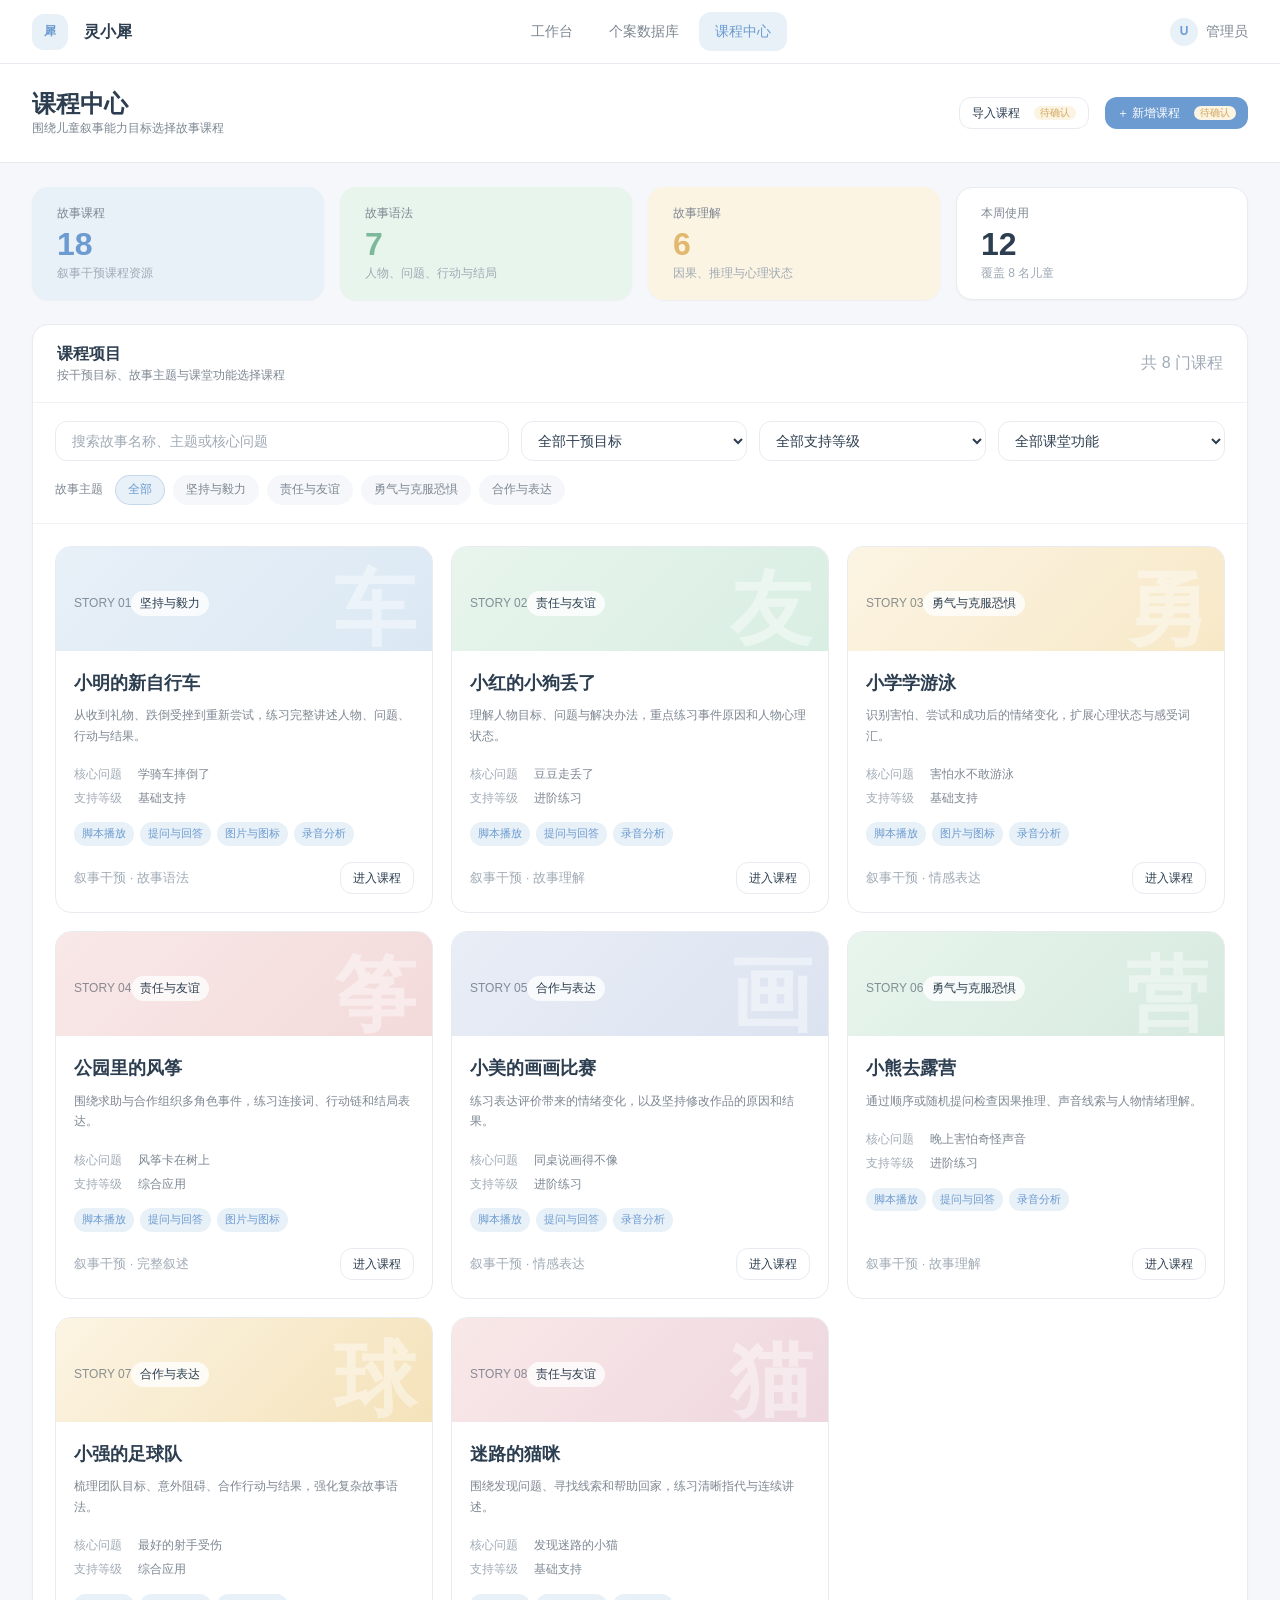
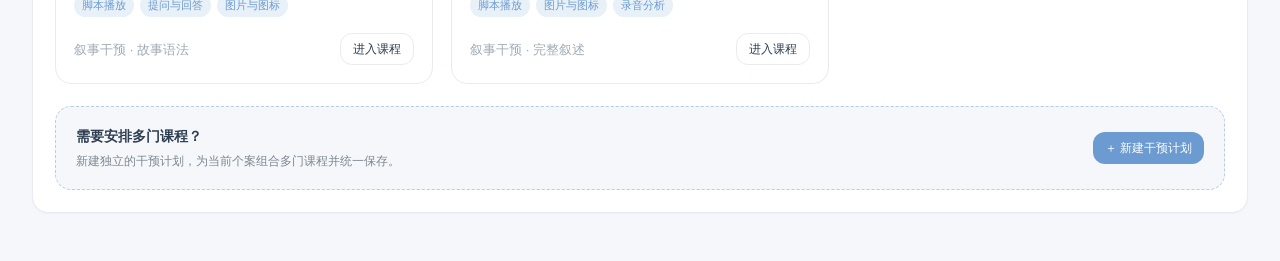
<file: pages/course-database.html>
<!DOCTYPE html>
<html lang="zh-CN">
<head>
  <meta charset="UTF-8">
  <meta name="viewport" content="width=device-width, initial-scale=1.0">
  <title>课程中心 - 灵小犀</title>
  <meta name="description" content="灵小犀叙事干预课程中心与评估后个案 IEP 方案">
  <link rel="stylesheet" href="../css/components.css">
  <style>
    .main__body,.main__header{max-width:1320px}.main__body{padding-bottom:48px}.stat-grid--four{grid-template-columns:repeat(4,1fr)}
    .selection-banner{display:none;align-items:center;justify-content:space-between;gap:20px;padding:18px 22px;background:var(--color-primary-light);border:1px solid rgba(107,155,208,.25);border-radius:var(--radius-lg)}.selection-banner.is-visible{display:flex}.selection-banner__copy{display:flex;align-items:center;gap:14px}.selection-banner__icon{width:44px;height:44px;display:grid;place-items:center;color:var(--color-primary);background:#fff;border-radius:14px;font-weight:600}.selection-banner h2{font-size:var(--font-size-base)}.selection-banner p{color:var(--color-text-secondary);font-size:var(--font-size-xs)}
    .iep-report{display:none;overflow:hidden;background:var(--color-surface);border:1px solid rgba(107,155,208,.26);border-radius:var(--radius-xl);box-shadow:var(--shadow-md)}.iep-report.is-visible{display:block}.report-hero{display:flex;align-items:center;justify-content:space-between;gap:24px;padding:24px 28px;background:linear-gradient(135deg,#edf4fb 0%,#f2f8f5 100%);border-bottom:1px solid rgba(107,155,208,.16)}.report-hero__case{display:flex;align-items:center;gap:16px}.report-avatar{width:54px;height:54px;display:grid;place-items:center;color:#fff;background:var(--color-primary);border-radius:18px;font-size:var(--font-size-lg);font-weight:600}.report-eyebrow{display:block;margin-bottom:3px;color:var(--color-primary);font-size:var(--font-size-xs);font-weight:600}.report-hero h2{font-size:var(--font-size-xl)}.report-hero p{margin-top:5px;color:var(--color-text-secondary);font-size:var(--font-size-xs)}.report-hero__meta{text-align:right}.report-hero__meta strong{display:block;font-size:var(--font-size-sm)}.report-hero__meta span{color:var(--color-text-tertiary);font-size:11px}
    .report-body{padding:24px 28px 28px}.report-note{display:flex;align-items:flex-start;gap:10px;margin-bottom:20px;padding:11px 14px;color:var(--color-text-secondary);background:var(--color-accent-light);border-radius:var(--radius-md);font-size:11px;line-height:1.6}.report-note strong{color:var(--color-warning-dark)}.report-grid{display:grid;grid-template-columns:340px minmax(0,1fr);gap:22px}.radar-card,.analysis-card{padding:20px;background:var(--color-background);border-radius:var(--radius-lg)}.card-kicker{color:var(--color-primary);font-size:11px;font-weight:600}.radar-card h3,.analysis-card h3{margin-top:3px;font-size:var(--font-size-md)}.radar-wrap{display:grid;place-items:center;margin-top:10px}.radar-wrap svg{width:min(280px,100%);height:auto;overflow:visible}.radar-label{fill:var(--color-text-secondary);font-size:10px}.radar-score{display:flex;align-items:baseline;justify-content:center;gap:7px;margin-top:3px}.radar-score strong{color:var(--color-primary);font-size:32px}.radar-score span{color:var(--color-text-tertiary);font-size:11px}.analysis-stack{display:grid;gap:12px;margin-top:14px}.analysis-block{padding:14px 15px;background:#fff;border:1px solid var(--color-border);border-radius:var(--radius-md)}.analysis-block__head{display:flex;align-items:center;justify-content:space-between;gap:10px}.analysis-block__head strong{font-size:var(--font-size-sm)}.analysis-block__head span{font-size:11px}.analysis-block p{margin-top:6px;color:var(--color-text-secondary);font-size:11px;line-height:1.7}.score-good{color:var(--color-success-dark)}.score-focus{color:var(--color-warning-dark)}
    .iep-goals{display:grid;grid-template-columns:repeat(3,1fr);gap:12px;margin-top:22px}.goal-card{position:relative;padding:17px 18px 17px 50px;background:#fff;border:1px solid var(--color-border);border-radius:var(--radius-md)}.goal-card span{position:absolute;left:16px;top:17px;width:25px;height:25px;display:grid;place-items:center;color:var(--color-primary);background:var(--color-primary-light);border-radius:8px;font-size:11px;font-weight:600}.goal-card strong{display:block;font-size:var(--font-size-xs)}.goal-card p{margin-top:4px;color:var(--color-text-secondary);font-size:11px;line-height:1.6}
    .report-progress{display:grid;grid-template-columns:repeat(4,1fr);gap:10px;margin-top:22px}.progress-step{position:relative;min-height:90px;padding:14px 15px;background:var(--color-background);border:1px solid transparent;border-radius:var(--radius-md)}.progress-step:not(:last-child)::after{content:"→";position:absolute;right:-11px;top:34px;z-index:2;width:22px;height:22px;display:grid;place-items:center;color:var(--color-primary);background:#fff;border-radius:50%;font-size:11px}.progress-step.is-complete{background:var(--color-secondary-light)}.progress-step.is-current{background:var(--color-primary-light);border-color:var(--color-primary)}.progress-step span{display:block;color:var(--color-primary);font-size:10px;font-weight:600}.progress-step.is-complete span{color:var(--color-success-dark)}.progress-step strong{display:block;margin-top:3px;font-size:var(--font-size-xs)}.progress-step small{display:block;margin-top:7px;color:var(--color-text-tertiary);font-size:10px}.report-actions{display:flex;align-items:center;justify-content:space-between;gap:16px;margin-top:20px;padding-top:18px;border-top:1px solid var(--color-divider)}.report-actions p{color:var(--color-text-secondary);font-size:var(--font-size-xs)}
    .course-toolbar{padding:18px 22px;border-bottom:1px solid var(--color-divider)}.course-toolbar__row{display:grid;grid-template-columns:minmax(220px,1.4fr) repeat(3,minmax(150px,.7fr));gap:12px}.course-toolbar select{height:40px;padding:0 34px 0 12px;color:var(--color-text-primary);background:var(--color-surface);border:1px solid var(--color-border);border-radius:var(--radius-md);font:inherit;font-size:var(--font-size-sm)}.filter-tags{display:flex;align-items:center;flex-wrap:wrap;gap:8px;margin-top:14px}.filter-label{margin-right:4px;color:var(--color-text-secondary);font-size:var(--font-size-xs)}.filter-tag{height:30px;padding:0 12px;color:var(--color-text-secondary);background:var(--color-background);border:1px solid transparent;border-radius:var(--radius-full);font:inherit;font-size:var(--font-size-xs);cursor:pointer}.filter-tag.is-active{color:var(--color-primary);background:var(--color-primary-light);border-color:rgba(107,155,208,.28)}
    .course-grid{display:grid;grid-template-columns:repeat(3,1fr);gap:18px;padding:22px}.course-card{display:flex;flex-direction:column;min-height:310px;overflow:hidden;background:var(--color-surface);border:1px solid var(--color-border);border-radius:var(--radius-lg);transition:transform var(--transition-base),box-shadow var(--transition-base),border-color var(--transition-base)}.course-card:hover{transform:translateY(-3px);box-shadow:var(--shadow-md);border-color:rgba(107,155,208,.5)}.course-card.is-recommended{border-color:rgba(125,184,154,.5)}.course-card.is-generating{border-color:var(--color-primary);box-shadow:0 0 0 4px var(--color-primary-light)}.course-card__cover{position:relative;height:104px;padding:18px;background:linear-gradient(135deg,var(--cover-a),var(--cover-b));overflow:hidden}.course-card__cover::after{content:attr(data-mark);position:absolute;right:16px;bottom:-24px;color:rgba(255,255,255,.42);font-size:82px;font-weight:600}.course-card__number{position:relative;z-index:1;color:rgba(44,62,80,.55);font-size:var(--font-size-xs)}.course-card__theme{position:relative;z-index:1;display:inline-flex;margin-top:26px;padding:3px 9px;color:var(--color-text-primary);background:rgba(255,255,255,.78);border-radius:var(--radius-full);font-size:var(--font-size-xs)}.course-card__body{display:flex;flex:1;flex-direction:column;padding:18px}.course-card__title-row{display:flex;align-items:start;justify-content:space-between;gap:12px}.course-card h3{font-size:var(--font-size-md)}.recommend{flex-shrink:0;color:var(--color-success-dark);font-size:var(--font-size-xs)}.course-card__story{margin:8px 0 14px;color:var(--color-text-secondary);font-size:var(--font-size-xs);line-height:1.7}.meta-line{display:grid;grid-template-columns:56px 1fr;gap:8px;margin-top:5px;font-size:var(--font-size-xs)}.meta-line span:first-child{color:var(--color-text-tertiary)}.meta-line span:last-child{color:var(--color-text-secondary)}.feature-list{display:flex;flex-wrap:wrap;gap:6px;margin-top:14px}.feature-chip{padding:3px 8px;color:var(--color-primary);background:var(--color-primary-light);border-radius:var(--radius-full);font-size:11px}.course-card__footer{display:flex;align-items:center;justify-content:space-between;gap:10px;margin-top:auto;padding-top:16px}.course-card__footer small{color:var(--color-text-tertiary)}.empty-state{display:none}.empty-state.is-visible{display:flex}.pending-badge{margin-left:6px;padding:2px 6px;color:var(--color-warning-dark);background:var(--color-accent-light);border-radius:var(--radius-full);font-size:10px}.toast{position:fixed;left:50%;bottom:28px;z-index:300;transform:translate(-50%,18px);padding:10px 18px;color:#fff;background:rgba(44,62,80,.92);border-radius:var(--radius-full);opacity:0;pointer-events:none;transition:all var(--transition-base);font-size:var(--font-size-sm)}.toast.is-visible{opacity:1;transform:translate(-50%,0)}
    .plan-builder{display:none;position:sticky;top:76px;z-index:20;align-items:center;justify-content:space-between;gap:20px;padding:16px 20px;background:#fff;border:1px solid var(--color-primary);border-radius:var(--radius-lg);box-shadow:var(--shadow-md)}.plan-builder.is-visible{display:flex}.plan-builder__copy{min-width:0}.plan-builder__copy h2{font-size:var(--font-size-base)}.plan-builder__copy p{margin-top:3px;color:var(--color-text-secondary);font-size:var(--font-size-xs)}.plan-builder__selection{display:flex;align-items:center;flex-wrap:wrap;gap:7px;margin-top:9px}.plan-builder__selection span{padding:4px 9px;color:var(--color-primary);background:var(--color-primary-light);border-radius:var(--radius-full);font-size:11px}.plan-builder__actions{display:flex;align-items:center;gap:9px;flex-shrink:0}.course-card.is-plan-selected{border-color:var(--color-primary);box-shadow:0 0 0 4px var(--color-primary-light)}.course-card.is-plan-selected .course-card__cover::before{content:"✓ 已加入计划";position:absolute;right:12px;top:12px;z-index:2;padding:4px 8px;color:#fff;background:var(--color-primary);border-radius:var(--radius-full);font-size:10px}.btn:disabled{cursor:not-allowed;opacity:.5}
    .plan-entry{display:flex;align-items:center;justify-content:space-between;gap:20px;margin:0 22px 22px;padding:18px 20px;background:var(--color-background);border:1px dashed rgba(107,155,208,.45);border-radius:var(--radius-lg)}.plan-entry h3{font-size:var(--font-size-sm)}.plan-entry p{margin-top:4px;color:var(--color-text-secondary);font-size:var(--font-size-xs)}.plan-entry.is-hidden{display:none}
    @media(max-width:1050px){.stat-grid--four{grid-template-columns:repeat(2,1fr)}.course-grid{grid-template-columns:repeat(2,1fr)}.course-toolbar__row{grid-template-columns:1fr 1fr}.report-grid{grid-template-columns:1fr}.radar-card{display:grid;grid-template-columns:1fr 1fr;align-items:center}.iep-goals{grid-template-columns:1fr}.report-progress{grid-template-columns:repeat(2,1fr)}}
    @media(max-width:680px){.main__actions{display:flex;overflow:auto}.stat-grid--four,.course-grid,.course-toolbar__row,.report-progress{grid-template-columns:1fr}.course-grid{padding:14px}.selection-banner,.report-hero,.report-actions,.plan-builder,.plan-entry{align-items:flex-start;flex-direction:column}.plan-builder{top:68px}.plan-builder__actions{width:100%}.plan-entry{margin:0 14px 14px}.report-hero__meta{text-align:left}.report-body{padding:18px 14px}.radar-card{display:block}.progress-step:not(:last-child)::after{display:none}}
  </style>
</head>
<body>
  <div class="app-layout">
    <nav class="topnav" aria-label="主导航"><a class="topnav__brand" href="index.html"><div class="topnav__logo">犀</div><span class="topnav__name">灵小犀</span></a><div class="topnav__nav"><a class="topnav__link" href="index.html">工作台</a><a class="topnav__link" href="case-database.html">个案数据库</a><a class="topnav__link is-active" href="course-database.html" aria-current="page">课程中心</a></div><div class="topnav__user"><div class="avatar">U</div><span>管理员</span></div></nav>
    <main class="main"><header class="main__header"><div><h1 class="main__title" id="pageTitle">课程中心</h1><p class="main__subtitle" id="pageSubtitle">围绕儿童叙事能力目标选择故事课程</p></div><div class="main__actions"><button class="btn btn--secondary btn--sm" type="button" data-pending>导入课程 <span class="pending-badge">待确认</span></button><button class="btn btn--primary btn--sm" type="button" data-pending>＋ 新增课程 <span class="pending-badge">待确认</span></button></div></header>
      <div class="main__body">
        <section class="selection-banner" id="selectionBanner" aria-live="polite"><div class="selection-banner__copy"><div class="selection-banner__icon">选</div><div><h2>正在为 <span id="selectionCaseName">当前个案</span> 选择课程</h2></div></div><a class="btn btn--secondary btn--sm" href="case-database.html">更换个案</a></section>
        <section class="plan-builder" id="planBuilder" aria-live="polite"><div class="plan-builder__copy"><h2>为 <span id="planCaseName">当前个案</span> 新建干预计划</h2><p id="planHint">从下方勾选多门课程，确认后统一保存到该个案名下。</p><div class="plan-builder__selection" id="planSelection"><span>尚未选择课程</span></div></div><div class="plan-builder__actions"><button class="btn btn--secondary btn--sm" id="cancelPlanButton" type="button">取消</button><button class="btn btn--primary btn--sm" id="confirmPlanButton" type="button" disabled>确认并保存（0）</button></div></section>
        <section class="iep-report" id="iepReport" aria-labelledby="reportTitle"><div class="report-hero"><div class="report-hero__case"><div class="report-avatar" id="reportAvatar">2</div><div><span class="report-eyebrow">叙事前测报告已生成</span><h2 id="reportTitle"><span id="reportCaseName">2b</span> 的 IEP 分析与选课建议</h2><p>基于《小明的新自行车》七图独立评估素材完整讲述 · 评估完成后专属展示</p></div></div><div class="report-hero__meta"><strong>报告编号 NAR-20260817-01</strong><span>AI 初步分析 · 教师确认后生效</span></div></div>
          <div class="report-body"><div class="report-note"><strong>说明</strong><span>当前分数与分析文案用于验证页面流程和排版；正式雷达图维度、评分标准及推荐规则仍需甲方确认。</span></div><div class="report-grid">
            <article class="radar-card"><div><span class="card-kicker">AI 能力画像</span><h3>完整故事叙述表现</h3></div><div><div class="radar-wrap"><svg viewBox="0 0 260 220" role="img" aria-label="故事结构64，叙事连贯71，语言表达68，因果推理55，心理状态55"><g transform="translate(130 110)"><polygon points="0,-82 78,-25 48,67 -48,67 -78,-25" fill="none" stroke="#dfe5eb"/><polygon points="0,-61 58,-19 36,50 -36,50 -58,-19" fill="none" stroke="#e8edf2"/><polygon points="0,-41 39,-13 24,34 -24,34 -39,-13" fill="none" stroke="#e8edf2"/><line x1="0" y1="0" x2="0" y2="-82" stroke="#dfe5eb"/><line x1="0" y1="0" x2="78" y2="-25" stroke="#dfe5eb"/><line x1="0" y1="0" x2="48" y2="67" stroke="#dfe5eb"/><line x1="0" y1="0" x2="-48" y2="67" stroke="#dfe5eb"/><line x1="0" y1="0" x2="-78" y2="-25" stroke="#dfe5eb"/><polygon points="0,-52 55,-18 33,46 -26,37 -43,-14" fill="rgba(107,155,208,.28)" stroke="#6b9bd0" stroke-width="2"/></g><text class="radar-label" x="130" y="12" text-anchor="middle">故事结构 64</text><text class="radar-label" x="248" y="84" text-anchor="end">叙事连贯 71</text><text class="radar-label" x="210" y="206" text-anchor="middle">语言表达 68</text><text class="radar-label" x="52" y="206" text-anchor="middle">因果推理 55</text><text class="radar-label" x="12" y="84">心理状态 55</text></svg></div><div class="radar-score"><strong>65</strong><span>综合表现 / 100</span></div></div></article>
            <article class="analysis-card"><span class="card-kicker">AI 分析理由</span><h3>优势与重点支持方向</h3><div class="analysis-stack"><div class="analysis-block"><div class="analysis-block__head"><strong>叙事连贯性</strong><span class="score-good">相对优势 · 71</span></div><p>能够依次提及“收到自行车—摔倒—再次练习—学会骑车”，主要事件顺序清楚，并使用“然后、最后”等连接词。</p></div><div class="analysis-block"><div class="analysis-block__head"><strong>故事结构完整度</strong><span class="score-focus">需要支持 · 64</span></div><p>人物、问题和结局均有表达，但对人物目标和解决问题过程描述较简略，需要扩展“为什么继续练习”。</p></div><div class="analysis-block"><div class="analysis-block__head"><strong>因果与心理状态</strong><span class="score-focus">优先目标 · 55</span></div><p>较少主动表达“害怕、失望、鼓起勇气”等感受，也未充分说明鼓励与再次尝试之间的因果关系。</p></div></div></article>
          </div><div class="iep-goals" aria-label="IEP 阶段目标"><article class="goal-card"><span>01</span><strong>补全故事语法</strong><p>在提示逐步减少的情况下，完整表达人物、目标、问题、行动与结局。</p></article><article class="goal-card"><span>02</span><strong>建立因果连接</strong><p>使用“因为—所以”等结构说明事件原因、人物行动与结果。</p></article><article class="goal-card"><span>03</span><strong>扩展感受词汇</strong><p>在故事讲述中加入至少 2 个心理状态或情绪词，并说明变化。</p></article></div>
          <div class="report-progress" id="reportProgress" aria-label="评估后 IEP 选课进度"><div class="progress-step is-complete" data-step="1"><span>01 · 已完成</span><strong>分析结果</strong><small>AI 初步分析已生成</small></div><div class="progress-step is-complete" data-step="2"><span>02 · 已完成</span><strong>推荐课程</strong><small>已匹配 3 门优先课程</small></div><div class="progress-step is-current" data-step="3"><span>03 · 当前</span><strong>课程选择</strong><small>等待教师确认课程</small></div><div class="progress-step" data-step="4"><span>04 · 待进行</span><strong>生成并推送</strong><small>推送至个案名下</small></div></div><div class="report-actions"><p><strong>教师确认：</strong>请结合儿童实际表现复核 AI 结论，再从下方选择课程。</p><div class="main__actions"><button class="btn btn--secondary btn--sm" id="exportReport" type="button">导出评估报告</button><button class="btn btn--primary btn--sm" id="viewRecommended" type="button">查看 3 门推荐课程 ↓</button></div></div></div></section>
        <section class="stat-grid stat-grid--four" id="courseStats" aria-label="课程概览"><article class="stat-card stat-card--primary"><span class="stat-card__label">故事课程</span><strong class="stat-card__value">18</strong><span class="stat-card__trend">叙事干预课程资源</span></article><article class="stat-card stat-card--secondary"><span class="stat-card__label">故事语法</span><strong class="stat-card__value">7</strong><span class="stat-card__trend">人物、问题、行动与结局</span></article><article class="stat-card stat-card--accent"><span class="stat-card__label">故事理解</span><strong class="stat-card__value">6</strong><span class="stat-card__trend">因果、推理与心理状态</span></article><article class="stat-card"><span class="stat-card__label">本周使用</span><strong class="stat-card__value">12</strong><span class="stat-card__trend">覆盖 8 名儿童</span></article></section>
        <section class="card" id="courseSection" aria-labelledby="courseListTitle"><div class="card__header"><div><h2 class="card__title" id="courseListTitle">课程项目</h2><p class="main__subtitle" id="courseListSubtitle">按干预目标、故事主题与课堂功能选择课程</p></div><span class="text-muted" id="resultCount">共 8 门课程</span></div><div class="course-toolbar"><div class="course-toolbar__row"><input class="input" id="searchInput" type="search" placeholder="搜索故事名称、主题或核心问题"><select id="goalFilter" aria-label="干预目标"><option value="all">全部干预目标</option><option value="故事语法">故事语法</option><option value="故事理解">故事理解</option><option value="完整叙述">完整叙述</option><option value="情感表达">情感表达</option></select><select id="levelFilter" aria-label="支持等级"><option value="all">全部支持等级</option><option value="基础支持">基础支持</option><option value="进阶练习">进阶练习</option><option value="综合应用">综合应用</option></select><select id="featureFilter" aria-label="课堂功能"><option value="all">全部课堂功能</option><option value="脚本播放">脚本播放</option><option value="提问与回答">提问与回答</option><option value="图片与图标">图片与图标</option><option value="录音分析">录音分析</option></select></div><div class="filter-tags" role="group" aria-label="主题快捷筛选"><span class="filter-label">故事主题</span><button class="filter-tag is-active" type="button" data-theme="all">全部</button><button class="filter-tag" type="button" data-theme="坚持与毅力">坚持与毅力</button><button class="filter-tag" type="button" data-theme="责任与友谊">责任与友谊</button><button class="filter-tag" type="button" data-theme="勇气与克服恐惧">勇气与克服恐惧</button><button class="filter-tag" type="button" data-theme="合作与表达">合作与表达</button></div></div><div class="course-grid" id="courseGrid" aria-live="polite"></div><div class="empty-state" id="emptyState"><strong>没有找到匹配的课程</strong><span>请调整关键词或筛选条件</span><button class="btn btn--secondary btn--sm" id="resetButton" type="button">清除筛选</button></div><div class="plan-entry" id="planEntry"><div><h3>需要安排多门课程？</h3><p>新建独立的干预计划，为当前个案组合多门课程并统一保存。</p></div><button class="btn btn--primary btn--sm" id="createPlanButton" type="button">＋ 新建干预计划</button></div></section>
      </div>
    </main>
  </div>
  <div class="toast" id="toast" role="status" aria-live="polite"></div>
  <script>
    (function(){
      var courses=[
        {id:1,name:'小明的新自行车',theme:'坚持与毅力',problem:'学骑车摔倒了',goal:'故事语法',level:'基础支持',features:['脚本播放','提问与回答','图片与图标','录音分析'],summary:'从收到礼物、跌倒受挫到重新尝试，练习完整讲述人物、问题、行动与结果。',mark:'车',colors:['#e8f0f8','#dbe8f3'],recommended:true},
        {id:2,name:'小红的小狗丢了',theme:'责任与友谊',problem:'豆豆走丢了',goal:'故事理解',level:'进阶练习',features:['脚本播放','提问与回答','录音分析'],summary:'理解人物目标、问题与解决办法，重点练习事件原因和人物心理状态。',mark:'友',colors:['#e8f5ed','#d9eee2'],recommended:true},
        {id:3,name:'小学学游泳',theme:'勇气与克服恐惧',problem:'害怕水不敢游泳',goal:'情感表达',level:'基础支持',features:['脚本播放','图片与图标','录音分析'],summary:'识别害怕、尝试和成功后的情绪变化，扩展心理状态与感受词汇。',mark:'勇',colors:['#fcf4e3','#f7e8c7'],recommended:true},
        {id:4,name:'公园里的风筝',theme:'责任与友谊',problem:'风筝卡在树上',goal:'完整叙述',level:'综合应用',features:['脚本播放','提问与回答','图片与图标'],summary:'围绕求助与合作组织多角色事件，练习连接词、行动链和结局表达。',mark:'筝',colors:['#f9e8e8','#f3dada']},
        {id:5,name:'小美的画画比赛',theme:'合作与表达',problem:'同桌说画得不像',goal:'情感表达',level:'进阶练习',features:['脚本播放','提问与回答','录音分析'],summary:'练习表达评价带来的情绪变化，以及坚持修改作品的原因和结果。',mark:'画',colors:['#e9edf6','#dce3f0']},
        {id:6,name:'小熊去露营',theme:'勇气与克服恐惧',problem:'晚上害怕奇怪声音',goal:'故事理解',level:'进阶练习',features:['脚本播放','提问与回答','录音分析'],summary:'通过顺序或随机提问检查因果推理、声音线索与人物情绪理解。',mark:'营',colors:['#e8f5ed','#d7eadf']},
        {id:7,name:'小强的足球队',theme:'合作与表达',problem:'最好的射手受伤',goal:'故事语法',level:'综合应用',features:['脚本播放','提问与回答','图片与图标'],summary:'梳理团队目标、意外阻碍、合作行动与结果，强化复杂故事语法。',mark:'球',colors:['#fcf4e3','#f4e2b9']},
        {id:8,name:'迷路的猫咪',theme:'责任与友谊',problem:'发现迷路的小猫',goal:'完整叙述',level:'基础支持',features:['脚本播放','图片与图标','录音分析'],summary:'围绕发现问题、寻找线索和帮助回家，练习清晰指代与连续讲述。',mark:'猫',colors:['#f9e8e8','#eed7df']}
      ];
      var params=new URLSearchParams(location.search),caseName=params.get('caseName')||'',caseId=params.get('case')||'',hasReport=params.get('from')==='assessment'&&params.get('report')==='generated',selecting=params.get('mode')==='select'||!!caseName,theme='all',planMode=false,selectedCourseIds=[];
      var grid=document.getElementById('courseGrid'),search=document.getElementById('searchInput'),goalFilter=document.getElementById('goalFilter'),levelFilter=document.getElementById('levelFilter'),featureFilter=document.getElementById('featureFilter'),empty=document.getElementById('emptyState'),count=document.getElementById('resultCount');
      if(hasReport){var reportName=caseName||'当前个案';document.getElementById('iepReport').classList.add('is-visible');document.getElementById('courseStats').style.display='none';document.getElementById('reportCaseName').textContent=reportName;document.getElementById('reportAvatar').textContent=reportName.slice(0,1);document.getElementById('pageSubtitle').textContent='正在查看 '+reportName+' 的评估分析、阶段目标与推荐课程';document.getElementById('courseListTitle').textContent='基于评估结果选择课程';document.getElementById('courseListSubtitle').textContent='选择一门课程即可开始上课；如需多课程安排，可在列表底部另建干预计划'}else if(selecting){document.getElementById('selectionBanner').classList.add('is-visible');document.getElementById('selectionCaseName').textContent=caseName||'当前个案';document.getElementById('pageSubtitle').textContent='正在为 '+(caseName||'当前个案')+' 选择课程，选择一门即可开始上课';document.getElementById('courseListSubtitle').textContent='选择一门课程直接开始上课；多课程干预计划请使用列表底部的独立入口'}
      function esc(value){return String(value).replace(/[&<>\"']/g,function(c){return {'&':'&amp;','<':'&lt;','>':'&gt;','\"':'&quot;',"'":'&#39;'}[c]})}
      function courseUrl(course){var query=new URLSearchParams({id:course.id,name:course.name});if(caseName)query.set('caseName',caseName);if(caseId)query.set('case',caseId);if(hasReport)query.set('source','iep-report');return 'course-detail.html?'+query.toString()}
      function render(){var keyword=search.value.trim().toLowerCase(),list=courses.filter(function(course){return(!keyword||(course.name+course.theme+course.problem+course.summary).toLowerCase().includes(keyword))&&(goalFilter.value==='all'||course.goal===goalFilter.value)&&(levelFilter.value==='all'||course.level===levelFilter.value)&&(featureFilter.value==='all'||course.features.includes(featureFilter.value))&&(theme==='all'||course.theme===theme)});if(hasReport&&goalFilter.value==='all'&&levelFilter.value==='all'&&featureFilter.value==='all'&&theme==='all'&&!keyword)list.sort(function(a,b){return Number(b.recommended)-Number(a.recommended)});count.textContent='共 '+list.length+' 门课程';grid.innerHTML=list.map(function(course){var recommended=hasReport&&course.recommended,selected=selectedCourseIds.includes(course.id),action=planMode?'<button class="btn '+(selected?'btn--primary':'btn--secondary')+' btn--sm js-plan-toggle" type="button" data-course-id="'+course.id+'">'+(selected?'✓ 已选择':'＋ 加入计划')+'</button>':'<a class="btn '+(selecting?'btn--primary':'btn--secondary')+' btn--sm js-course-entry" href="'+courseUrl(course)+'">'+(selecting?'选择并开始':'进入课程')+'</a>';return '<article class="course-card '+(recommended?'is-recommended ':'')+(selected?'is-plan-selected':'')+'"><div class="course-card__cover" data-mark="'+esc(course.mark)+'" style="--cover-a:'+course.colors[0]+';--cover-b:'+course.colors[1]+'"><span class="course-card__number">STORY '+String(course.id).padStart(2,'0')+'</span><span class="course-card__theme">'+esc(course.theme)+'</span></div><div class="course-card__body"><div class="course-card__title-row"><h3>'+esc(course.name)+'</h3>'+(recommended?'<span class="recommend">★ IEP 推荐</span>':'')+'</div><p class="course-card__story">'+esc(course.summary)+'</p><div class="meta-line"><span>核心问题</span><span>'+esc(course.problem)+'</span></div><div class="meta-line"><span>支持等级</span><span>'+esc(course.level)+'</span></div><div class="feature-list">'+course.features.map(function(feature){return'<span class="feature-chip">'+esc(feature)+'</span>'}).join('')+'</div><div class="course-card__footer"><small>叙事干预 · '+esc(course.goal)+'</small>'+action+'</div></div></article>'}).join('');grid.style.display=list.length?'grid':'none';empty.classList.toggle('is-visible',!list.length)}
      [search,goalFilter,levelFilter,featureFilter].forEach(function(element){element.addEventListener(element===search?'input':'change',render)});document.querySelectorAll('[data-theme]').forEach(function(button){button.addEventListener('click',function(){theme=button.dataset.theme;document.querySelectorAll('[data-theme]').forEach(function(item){item.classList.toggle('is-active',item===button)});render()})});document.getElementById('resetButton').addEventListener('click',function(){search.value='';goalFilter.value='all';levelFilter.value='all';featureFilter.value='all';theme='all';document.querySelectorAll('[data-theme]').forEach(function(button){button.classList.toggle('is-active',button.dataset.theme==='all')});render()});if(hasReport)document.getElementById('viewRecommended').addEventListener('click',function(){document.getElementById('courseSection').scrollIntoView({behavior:'smooth',block:'start'})});
      function setReportStep(stepNumber){document.querySelectorAll('.progress-step').forEach(function(step){var number=Number(step.dataset.step),complete=number<stepNumber,current=number===stepNumber;step.classList.toggle('is-complete',complete);step.classList.toggle('is-current',current);step.querySelector('span').textContent=String(number).padStart(2,'0')+' · '+(complete?'已完成':current?'当前':'待进行')})}
      function updatePlanSummary(){var chosen=courses.filter(function(course){return selectedCourseIds.includes(course.id)}),selection=document.getElementById('planSelection'),confirm=document.getElementById('confirmPlanButton');selection.innerHTML=chosen.length?chosen.map(function(course){return '<span>'+esc(course.name)+'</span>'}).join(''):'<span>尚未选择课程</span>';confirm.textContent='确认并保存（'+chosen.length+'）';confirm.disabled=!chosen.length}
      function setPlanMode(enabled){planMode=enabled;document.getElementById('planBuilder').classList.toggle('is-visible',enabled);document.getElementById('planEntry').classList.toggle('is-hidden',enabled);document.getElementById('createPlanButton').disabled=enabled;document.getElementById('cancelPlanButton').textContent='取消';document.getElementById('planHint').textContent='从下方勾选多门课程，确认后统一保存到该个案名下。';if(!enabled)selectedCourseIds=[];updatePlanSummary();render();if(enabled)document.getElementById('planBuilder').scrollIntoView({behavior:'smooth',block:'center'})}
      document.getElementById('createPlanButton').addEventListener('click',function(){if(!caseId&&!caseName){notify('请先到个案数据库选择需要制定计划的个案');setTimeout(function(){location.assign('case-database.html?intent=class')},900);return}document.getElementById('planCaseName').textContent=caseName||'当前个案';setPlanMode(true)});
      document.getElementById('cancelPlanButton').addEventListener('click',function(){setPlanMode(false)});
      grid.addEventListener('click',function(event){var button=event.target.closest('.js-plan-toggle');if(!button)return;var id=Number(button.dataset.courseId),index=selectedCourseIds.indexOf(id);if(index===-1)selectedCourseIds.push(id);else selectedCourseIds.splice(index,1);updatePlanSummary();render()});
      document.getElementById('confirmPlanButton').addEventListener('click',function(){var chosen=courses.filter(function(course){return selectedCourseIds.includes(course.id)});if(!chosen.length)return;var plan={id:'PLAN-'+Date.now(),caseId:caseId||caseName,caseName:caseName||'当前个案',createdAt:new Date().toISOString(),status:'待实施',courses:chosen.map(function(course,index){return{id:course.id,name:course.name,goal:course.goal,level:course.level,order:index+1}})};try{var plans=JSON.parse(localStorage.getItem('lingxi-case-intervention-plans')||'[]');if(!Array.isArray(plans))plans=[];plans.push(plan);localStorage.setItem('lingxi-case-intervention-plans',JSON.stringify(plans));document.getElementById('planHint').textContent='干预计划已保存到 '+plan.caseName+' 的个案数据，共 '+chosen.length+' 门课程。';document.getElementById('planSelection').innerHTML='<span>计划编号 '+esc(plan.id)+'</span>'+chosen.map(function(course){return'<span>'+esc(course.name)+'</span>'}).join('');document.getElementById('cancelPlanButton').textContent='完成';this.disabled=true;this.textContent='已保存';document.getElementById('createPlanButton').disabled=false;planMode=false;render();notify('干预计划已保存到个案数据库')}catch(error){notify('保存失败，请检查浏览器是否允许本地数据存储')}});
      if(hasReport)document.getElementById('exportReport').addEventListener('click',function(){var reportName=caseName||'当前个案',content='<!doctype html><meta charset="utf-8"><title>'+esc(reportName)+' 叙事评估报告</title><style>body{max-width:820px;margin:40px auto;font:16px/1.8 sans-serif;color:#26384d}h1{border-bottom:2px solid #6b9bd0;padding-bottom:12px}section{margin:24px 0;padding:20px;background:#f5f7fa;border-radius:12px}</style><h1>'+esc(reportName)+' 叙事评估报告</h1><p>报告编号：NAR-20260817-01</p><p>综合表现：65 / 100</p><section><h2>优势与重点支持方向</h2><p>叙事连贯性 71：主要事件顺序清楚。</p><p>故事结构完整度 64：需要扩展人物目标和问题解决过程。</p><p>因果与心理状态 55：优先加强情绪词和因果关系。</p></section><section><h2>IEP 阶段目标</h2><ol><li>补全故事语法</li><li>建立因果连接</li><li>扩展感受词汇</li></ol></section><p>AI 初步分析，教师确认后生效。</p>',blob=new Blob([content],{type:'text/html;charset=utf-8'}),url=URL.createObjectURL(blob),link=document.createElement('a');link.href=url;link.download=reportName+'-叙事评估报告.html';link.click();setTimeout(function(){URL.revokeObjectURL(url)},1000);notify('评估报告已导出')});
      var isGenerating=false;grid.addEventListener('click',function(event){var link=event.target.closest('.js-course-entry');if(!link||!selecting)return;event.preventDefault();if(isGenerating)return;isGenerating=true;link.closest('.course-card').classList.add('is-generating');link.textContent='生成并推送中…';link.setAttribute('aria-disabled','true');if(hasReport){setReportStep(4);document.getElementById('reportProgress').scrollIntoView({behavior:'smooth',block:'center'})}else{var banner=document.getElementById('selectionBanner');banner.querySelector('.selection-banner__icon').textContent='推';banner.querySelector('h2').textContent='正在为 '+(caseName||'当前个案')+' 生成课程内容';banner.querySelector('p').textContent='课程已确认，正在推送至个案名下并准备课堂。';banner.scrollIntoView({behavior:'smooth',block:'center'})}setTimeout(function(){location.assign(link.href)},1400)});
      var toast=document.getElementById('toast'),toastTimer;function notify(message){clearTimeout(toastTimer);toast.textContent=message;toast.classList.add('is-visible');toastTimer=setTimeout(function(){toast.classList.remove('is-visible')},2600)}document.querySelectorAll('[data-pending]').forEach(function(button){button.addEventListener('click',function(){notify('该入口已保留，信息条目与导入规则待与老师确认')})});render();
    })();
  </script>
</body>
</html>
</file>
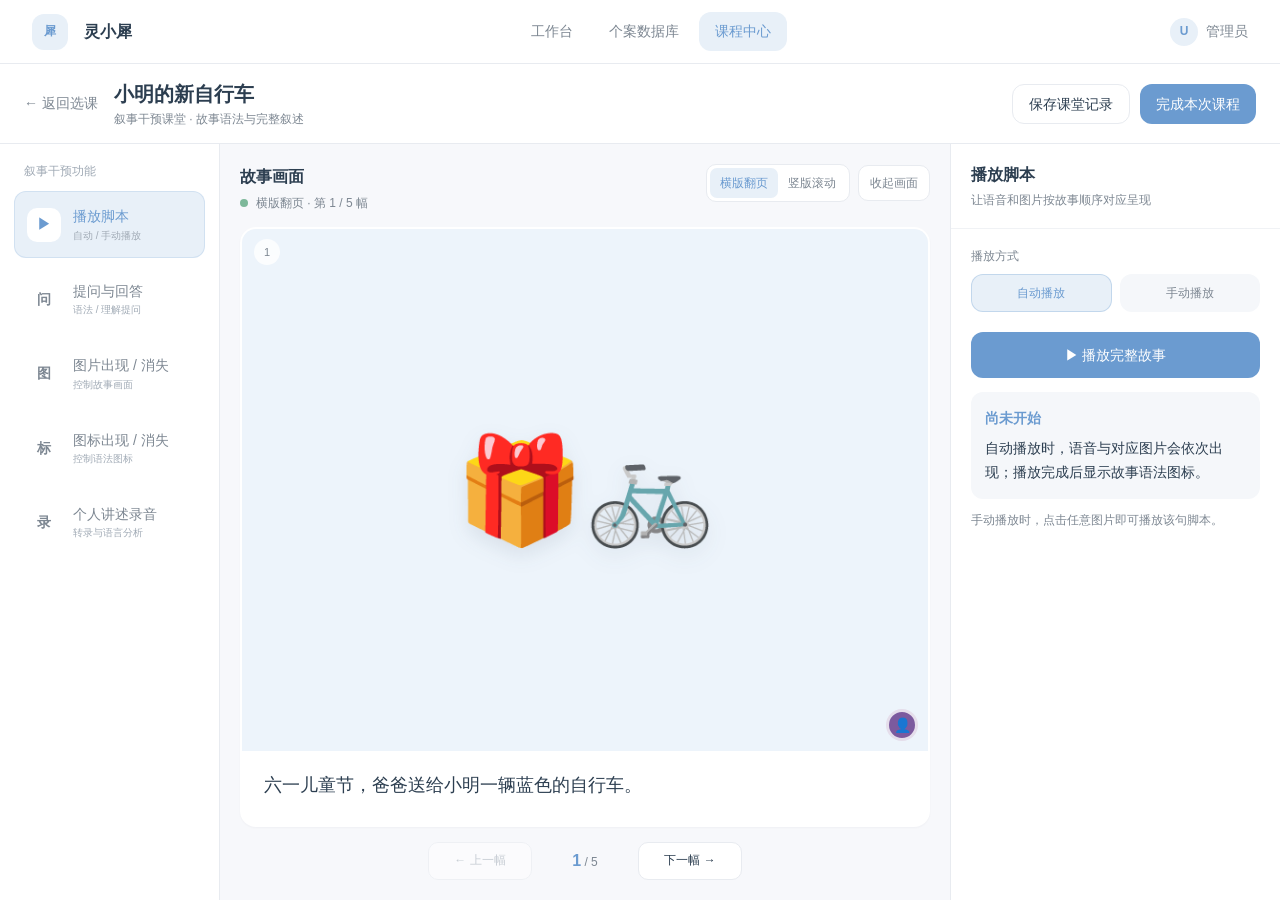
<file: pages/course-detail.html>
<!DOCTYPE html>
<html lang="zh-CN">
<head>
  <meta charset="UTF-8">
  <meta name="viewport" content="width=device-width, initial-scale=1.0">
  <title>叙事干预课堂 - 灵小犀</title>
  <meta name="description" content="灵小犀叙事干预课程课堂">
  <link rel="stylesheet" href="../css/components.css">
  <style>
    body{overflow:hidden}.classroom{height:calc(100vh - 64px);display:grid;grid-template-rows:auto 1fr;min-height:0}.classroom-head{display:flex;align-items:center;justify-content:space-between;gap:20px;padding:14px 24px;background:var(--color-surface);border-bottom:1px solid var(--color-border)}.classroom-head__left{display:flex;align-items:center;gap:16px}.back-link{display:inline-flex;align-items:center;gap:6px;color:var(--color-text-secondary);font-size:var(--font-size-sm)}.classroom-head h1{font-size:var(--font-size-lg)}.classroom-head p{color:var(--color-text-secondary);font-size:var(--font-size-xs)}.case-pill{display:none;padding:5px 10px;color:var(--color-primary);background:var(--color-primary-light);border-radius:var(--radius-full);font-size:var(--font-size-xs)}.case-pill.is-visible{display:inline-flex}.classroom-head__actions{display:flex;align-items:center;gap:10px}
    .classroom-body{display:grid;grid-template-columns:220px minmax(0,1fr) 330px;min-height:0}.tool-nav{padding:18px 14px;background:var(--color-surface);border-right:1px solid var(--color-border);overflow:auto}.tool-nav__label{display:block;padding:0 10px 10px;color:var(--color-text-tertiary);font-size:var(--font-size-xs)}.tool-button{width:100%;display:flex;align-items:center;gap:12px;margin-bottom:8px;padding:13px 12px;color:var(--color-text-secondary);text-align:left;background:transparent;border:1px solid transparent;border-radius:var(--radius-md);font:inherit;font-size:var(--font-size-sm);cursor:pointer}.tool-button:hover{background:var(--color-background)}.tool-button.is-active{color:var(--color-primary);background:var(--color-primary-light);border-color:rgba(107,155,208,.18)}.tool-button__icon{width:34px;height:34px;display:grid;place-items:center;flex-shrink:0;color:inherit;background:var(--color-surface);border-radius:10px;font-weight:600}.tool-button small{display:block;color:var(--color-text-tertiary);font-size:10px}
    .story-stage{min-width:0;overflow:auto;padding:20px;background:#f7f8fb}.stage-bar{display:flex;align-items:center;justify-content:space-between;gap:14px;margin-bottom:14px}.stage-bar h2{font-size:var(--font-size-base)}.stage-bar__status{display:flex;align-items:center;gap:8px;color:var(--color-text-secondary);font-size:var(--font-size-xs)}.status-dot{width:8px;height:8px;border-radius:50%;background:var(--color-success)}
    .scene-grid{display:grid;grid-template-columns:repeat(3,1fr);gap:14px}.scene-card{position:relative;min-height:205px;display:flex;flex-direction:column;overflow:hidden;background:var(--color-surface);border:2px solid transparent;border-radius:var(--radius-lg);box-shadow:var(--shadow-sm);transition:all var(--transition-base);cursor:pointer}.scene-card.is-playing{border-color:var(--color-primary);box-shadow:0 0 0 4px var(--color-primary-light)}.scene-card.is-hidden .scene-visual{filter:blur(12px);opacity:.16}.scene-card.is-hidden .scene-text{opacity:.25}.scene-visual{position:relative;min-height:132px;display:grid;place-items:center;background:var(--scene-bg);transition:all var(--transition-base)}.scene-emoji{font-size:58px;filter:drop-shadow(0 8px 10px rgba(44,62,80,.1))}.scene-number{position:absolute;left:12px;top:10px;width:26px;height:26px;display:grid;place-items:center;color:var(--color-text-secondary);background:rgba(255,255,255,.8);border-radius:50%;font-size:11px}.story-icon{position:absolute;right:10px;bottom:10px;width:32px;height:32px;display:grid;place-items:center;color:#fff;background:var(--icon-color);border:3px solid rgba(255,255,255,.8);border-radius:50%;font-size:14px;transition:opacity var(--transition-base),transform var(--transition-base)}.story-icon.is-hidden{opacity:0;transform:scale(.6)}.scene-text{padding:12px 14px;color:var(--color-text-primary);font-size:var(--font-size-sm);line-height:1.65;transition:opacity var(--transition-base)}.scene-card:last-child{grid-column:span 2}.scene-card:last-child .scene-visual{min-height:150px}
    .control-panel{display:flex;flex-direction:column;min-height:0;background:var(--color-surface);border-left:1px solid var(--color-border)}.panel-head{padding:18px 20px;border-bottom:1px solid var(--color-divider)}.panel-head h2{font-size:var(--font-size-base)}.panel-head p{margin-top:3px;color:var(--color-text-secondary);font-size:var(--font-size-xs)}.panel-body{flex:1;padding:18px 20px;overflow:auto}.panel-view{display:none}.panel-view.is-active{display:block}.control-group{margin-bottom:20px}.control-label{display:block;margin-bottom:8px;color:var(--color-text-secondary);font-size:var(--font-size-xs)}.segmented-control{display:grid;grid-template-columns:1fr 1fr;gap:8px}.segmented-control button{height:38px;color:var(--color-text-secondary);background:var(--color-background);border:1px solid transparent;border-radius:var(--radius-md);font:inherit;font-size:var(--font-size-xs);cursor:pointer}.segmented-control button.is-active{color:var(--color-primary);background:var(--color-primary-light);border-color:rgba(107,155,208,.3)}.primary-control{width:100%;height:46px}.script-box,.question-card,.transcript-box,.analysis-box{padding:14px;background:var(--color-background);border-radius:var(--radius-md);font-size:var(--font-size-sm);line-height:1.75}.script-box strong{display:block;margin-bottom:5px;color:var(--color-primary)}.question-type{display:inline-flex;margin-bottom:10px;padding:3px 8px;color:var(--color-primary);background:var(--color-primary-light);border-radius:var(--radius-full);font-size:10px}.question-card h3{font-size:var(--font-size-sm)}.question-card p{margin-top:8px;color:var(--color-text-secondary);font-size:var(--font-size-xs)}.button-row{display:grid;grid-template-columns:1fr 1fr;gap:8px;margin-top:10px}.switch-row{display:flex;align-items:center;justify-content:space-between;gap:12px;padding:14px 0;border-bottom:1px solid var(--color-divider)}.switch-row strong{display:block;font-size:var(--font-size-sm)}.switch-row span{color:var(--color-text-tertiary);font-size:var(--font-size-xs)}.switch{position:relative;width:44px;height:26px;flex-shrink:0;background:var(--color-border);border:none;border-radius:var(--radius-full);cursor:pointer;transition:background var(--transition-fast)}.switch::after{content:"";position:absolute;left:3px;top:3px;width:20px;height:20px;background:#fff;border-radius:50%;box-shadow:var(--shadow-sm);transition:transform var(--transition-fast)}.switch.is-on{background:var(--color-primary)}.switch.is-on::after{transform:translateX(18px)}
    .record-button{width:92px;height:92px;display:grid;place-items:center;margin:14px auto;color:#fff;background:var(--color-error);border:8px solid var(--color-error-light);border-radius:50%;font:inherit;font-size:var(--font-size-sm);cursor:pointer}.record-button.is-recording{animation:pulse 1.2s infinite}.record-time{text-align:center;color:var(--color-text-secondary);font-variant-numeric:tabular-nums}.transcript-box{margin-top:14px}.transcript-box p{color:var(--color-text-secondary);font-size:var(--font-size-xs)}.transcript-hint{margin:4px 0 8px;color:var(--color-primary)!important}.transcript-text{line-height:2.05}.dictionary-token{display:inline;padding:1px 2px;color:var(--color-primary);background:transparent;border:0;border-bottom:1px dashed rgba(107,155,208,.55);border-radius:3px;font:inherit;font-size:inherit;line-height:inherit;cursor:pointer}.dictionary-token:hover,.dictionary-token.is-active{color:#fff;background:var(--color-primary);border-bottom-color:transparent}.dictionary-card{display:none;position:relative;margin-top:12px;padding:14px;background:#fff;border:1px solid rgba(107,155,208,.28);border-radius:var(--radius-md);box-shadow:var(--shadow-sm)}.dictionary-card.is-visible{display:block}.dictionary-card__close{position:absolute;right:8px;top:8px;width:26px;height:26px;color:var(--color-text-tertiary);background:transparent;border:0;border-radius:7px;cursor:pointer}.dictionary-card__head{display:flex;align-items:center;gap:10px;padding-right:24px}.dictionary-card__word{font-size:24px}.dictionary-card__pinyin{display:block;color:var(--color-primary);font-size:11px}.dictionary-card__speak{width:30px;height:30px;display:grid;place-items:center;margin-left:auto;color:var(--color-primary);background:var(--color-primary-light);border:0;border-radius:9px;cursor:pointer}.dictionary-card__definition{margin-top:10px!important;color:var(--color-text-primary)!important;line-height:1.7}.dictionary-card__label{display:block;margin-top:10px;color:var(--color-text-tertiary);font-size:10px}.dictionary-card__chips{display:flex;flex-wrap:wrap;gap:5px;margin-top:5px}.dictionary-card__chips span{padding:3px 7px;color:var(--color-primary);background:var(--color-primary-light);border-radius:var(--radius-full);font-size:10px}.dictionary-card__example{margin-top:4px!important}.dictionary-card__detail{display:inline-flex;margin-top:11px;color:var(--color-primary);font-size:11px}.word-annotation{display:flex;flex-wrap:wrap;gap:5px;margin-top:12px}.word-token{padding:5px 7px;text-align:center;background:#fff;border:1px solid var(--color-border);border-radius:7px}.word-token ruby{font-size:var(--font-size-sm)}.word-token rt{color:var(--color-primary);font-size:9px}.analysis-box{display:none;margin-top:12px}.analysis-box.is-visible{display:block}.analysis-grid{display:grid;grid-template-columns:1fr 1fr;gap:8px;margin-top:10px}.analysis-item{padding:10px;background:#fff;border-radius:8px}.analysis-item strong{display:block;color:var(--color-primary)}.analysis-item span{color:var(--color-text-tertiary);font-size:10px}.toast{position:fixed;left:50%;bottom:26px;z-index:400;transform:translate(-50%,16px);padding:10px 18px;color:#fff;background:rgba(44,62,80,.92);border-radius:var(--radius-full);opacity:0;pointer-events:none;transition:all var(--transition-base);font-size:var(--font-size-sm)}.toast.is-visible{opacity:1;transform:translate(-50%,0)}
    .record-rules{margin:12px 0;padding:10px 12px;color:var(--color-text-secondary);background:var(--color-accent-light);border-radius:var(--radius-md);font-size:11px;line-height:1.65}.record-review{display:none;margin-top:12px;padding:12px;background:var(--color-primary-light);border:1px solid rgba(107,155,208,.25);border-radius:var(--radius-md)}.record-review.is-visible{display:block}.record-review audio{width:100%;margin:8px 0}.record-review__status{display:block;margin-bottom:8px;color:var(--color-text-secondary);font-size:11px}.record-review__status.is-confirmed{color:var(--color-success-dark);font-weight:600}.evaluation-modal .modal__container{width:min(860px,calc(100vw - 32px));max-width:860px;max-height:calc(100vh - 40px)}.evaluation-modal .modal__body{overflow:auto}.evaluation-intro{display:flex;align-items:center;justify-content:space-between;gap:16px;margin-bottom:16px;padding:14px 16px;background:var(--color-primary-light);border-radius:var(--radius-md)}.evaluation-intro p{color:var(--color-text-secondary);font-size:var(--font-size-xs)}.evaluation-progress{color:var(--color-primary);font-size:var(--font-size-sm);font-weight:600}.mastery-list{display:grid;gap:10px}.mastery-item{display:grid;grid-template-columns:minmax(230px,1fr) auto;align-items:center;gap:18px;padding:13px 15px;background:var(--color-background);border:1px solid transparent;border-radius:var(--radius-md)}.mastery-item.is-missing{border-color:var(--color-error);background:var(--color-error-light)}.mastery-item__label{font-size:var(--font-size-sm)}.mastery-item__label span{display:inline-grid;width:24px;height:24px;margin-right:8px;place-items:center;color:var(--color-primary);background:#fff;border-radius:7px;font-size:11px}.mastery-options{display:flex;gap:3px}.mastery-option input{position:absolute;opacity:0;pointer-events:none}.mastery-option span{width:32px;height:32px;display:grid;place-items:center;color:var(--color-text-tertiary);cursor:pointer;transition:color var(--transition-fast),transform var(--transition-fast)}.mastery-option svg{width:25px;height:25px;fill:none;stroke:currentColor;stroke-width:1.8}.mastery-option:hover span{color:var(--color-primary);transform:scale(1.08)}.mastery-option.is-active span{color:var(--color-primary)}.mastery-option.is-active svg{fill:currentColor}.mastery-option input:focus-visible+span{outline:2px solid var(--color-primary);outline-offset:1px;border-radius:7px}.evaluation-note{margin-top:16px}.evaluation-note textarea{width:100%;min-height:90px;margin-top:7px;padding:12px;border:1px solid var(--color-border);border-radius:var(--radius-md);resize:vertical;font:inherit}.evaluation-result{display:none}.evaluation-result.is-visible{display:block}.result-summary{display:flex;align-items:baseline;gap:10px;margin-bottom:16px;padding:18px;color:var(--color-text-secondary);background:var(--color-secondary-light);border-radius:var(--radius-lg)}.result-summary strong{color:var(--color-primary);font-size:32px}.result-grid{display:grid;grid-template-columns:1fr 1fr;gap:9px}.result-item{display:flex;align-items:center;justify-content:space-between;gap:12px;padding:11px 13px;background:var(--color-background);border-radius:var(--radius-md);font-size:var(--font-size-xs)}.result-stars{display:flex;gap:2px;flex-shrink:0;color:var(--color-text-tertiary)}.result-stars span{font-size:18px;line-height:1}.result-stars span.is-active{color:var(--color-primary)}
    @keyframes pulse{0%,100%{box-shadow:0 0 0 0 rgba(214,123,123,.35)}50%{box-shadow:0 0 0 14px rgba(214,123,123,0)}}
    @media(max-width:1100px){body{overflow:auto}.classroom{height:auto}.classroom-body{grid-template-columns:190px minmax(0,1fr)}.tool-nav{grid-row:1 / span 2}.story-stage{padding:18px}.control-panel{grid-column:2;position:static;width:auto;border-top:1px solid var(--color-border)}.panel-body{max-height:none}.scene-grid{grid-template-columns:repeat(2,1fr)}}
    @media(max-width:900px){.classroom-body{grid-template-columns:1fr}.tool-nav{grid-row:auto;display:flex;gap:8px;overflow-x:auto;border-right:0;border-bottom:1px solid var(--color-border)}.tool-nav__label{display:none}.tool-button{min-width:155px}.story-stage{padding:14px}.scene-grid{grid-template-columns:1fr}.scene-card:last-child{grid-column:auto}.control-panel{grid-column:1}.classroom-head{align-items:flex-start}.classroom-head__actions .btn--secondary{display:none}}
    .classroom-body{transition:grid-template-columns var(--transition-base)}
    .classroom-body.is-stage-collapsed{grid-template-columns:220px 58px minmax(520px,1fr)}
    .story-stage{display:flex;flex-direction:column}
    .story-stage__content{display:flex;flex:1;flex-direction:column;min-width:0;min-height:0}
    .stage-bar{align-items:flex-start}
    .stage-bar__heading{display:flex;flex-direction:column;gap:4px}
    .stage-bar__actions{display:flex;align-items:center;gap:8px}
    .layout-switch{display:flex;padding:3px;background:var(--color-surface);border:1px solid var(--color-border);border-radius:10px}
    .layout-switch button{height:30px;padding:0 10px;color:var(--color-text-secondary);background:transparent;border:0;border-radius:7px;font:inherit;font-size:var(--font-size-xs);cursor:pointer}
    .layout-switch button.is-active{color:var(--color-primary);background:var(--color-primary-light)}
    .stage-collapse-button{height:36px;padding:0 11px;color:var(--color-text-secondary);background:var(--color-surface);border:1px solid var(--color-border);border-radius:10px;font:inherit;font-size:var(--font-size-xs);cursor:pointer}
    .stage-collapse-button:hover{color:var(--color-primary);border-color:var(--color-primary)}
    .stage-collapsed-rail{display:none;width:100%;height:100%;align-items:center;justify-content:center;gap:10px;padding:12px 0;color:var(--color-primary);background:var(--color-primary-light);border:0;border-right:1px solid rgba(107,155,208,.22);font:inherit;cursor:pointer;writing-mode:vertical-rl}
    .stage-collapsed-rail strong{font-size:var(--font-size-sm)}
    .stage-collapsed-rail span{font-size:var(--font-size-xs)}
    .is-stage-collapsed .story-stage{padding:0;overflow:hidden}
    .is-stage-collapsed .story-stage__content{display:none}
    .is-stage-collapsed .stage-collapsed-rail{display:flex}
    .is-stage-collapsed .control-panel{grid-column:3}
    .panel-head{display:flex;align-items:flex-start;justify-content:space-between;gap:16px}
    .panel-stage-toggle{display:none;flex-shrink:0;height:34px;padding:0 11px;color:var(--color-primary);background:var(--color-primary-light);border:0;border-radius:9px;font:inherit;font-size:var(--font-size-xs);cursor:pointer}
    .is-stage-collapsed .panel-stage-toggle{display:inline-flex;align-items:center}
    .scene-grid.is-horizontal{display:block;width:100%;max-width:760px;margin:auto}
    .scene-grid.is-horizontal .scene-card{display:none;min-height:calc(100vh - 300px);cursor:pointer}
    .scene-grid.is-horizontal .scene-card.is-current{display:flex}
    .scene-grid.is-horizontal .scene-visual{flex:1;min-height:320px}
    .scene-grid.is-horizontal .scene-emoji{font-size:104px}
    .scene-grid.is-horizontal .scene-text{min-height:74px;padding:18px 22px;font-size:var(--font-size-md);line-height:1.8}
    .scene-grid.is-horizontal .scene-card:last-child{grid-column:auto}
    .scene-pagination{display:flex;align-items:center;justify-content:center;gap:18px;width:100%;max-width:760px;margin:14px auto 0}
    .scene-pagination button{min-width:104px;height:38px;color:var(--color-text-primary);background:var(--color-surface);border:1px solid var(--color-border);border-radius:10px;font:inherit;font-size:var(--font-size-xs);cursor:pointer}
    .scene-pagination button:hover:not(:disabled){color:var(--color-primary);border-color:var(--color-primary)}
    .scene-pagination button:disabled{color:var(--color-text-tertiary);cursor:not-allowed;opacity:.55}
    .scene-pagination__count{min-width:70px;text-align:center;color:var(--color-text-secondary);font-size:var(--font-size-xs)}
    .scene-pagination__count strong{color:var(--color-primary);font-size:var(--font-size-base)}
    .scene-grid.is-vertical{display:flex;flex-direction:column;gap:24px;width:100%;max-width:760px;margin:auto;scroll-snap-type:y proximity}
    .scene-grid.is-vertical .scene-card{display:flex;min-height:calc(100vh - 210px);scroll-snap-align:start;scroll-margin-top:4px}
    .scene-grid.is-vertical .scene-visual{flex:1;min-height:390px}
    .scene-grid.is-vertical .scene-emoji{font-size:96px}
    .scene-grid.is-vertical .scene-text{min-height:82px;padding:20px 22px;font-size:var(--font-size-md);line-height:1.8}
    .scene-grid.is-vertical .scene-card:last-child{grid-column:auto}
    .scene-grid.is-vertical + .scene-pagination{display:none}
    .question-card{position:relative}
    .question-progress{position:absolute;right:14px;top:14px;color:var(--color-text-tertiary);font-size:var(--font-size-xs)}
    .is-stage-collapsed .panel-body{display:flex;justify-content:center;padding:28px}
    .is-stage-collapsed .panel-view.is-active{width:min(760px,100%)}
    .is-stage-collapsed .question-card{min-height:280px;display:flex;flex-direction:column;justify-content:center;padding:32px}
    .is-stage-collapsed .question-card h3{max-width:86%;font-size:var(--font-size-2xl);line-height:1.45}
    .is-stage-collapsed .question-card p{max-width:80%;margin-top:18px;font-size:var(--font-size-base)}
    .is-stage-collapsed .button-row{margin-top:16px}
    .is-stage-collapsed #answerButton{height:52px;margin-top:12px!important;font-size:var(--font-size-base)}
    @media(max-width:1100px) and (min-width:901px){.classroom-body.is-stage-collapsed{grid-template-columns:190px 58px minmax(0,1fr)}.is-stage-collapsed .control-panel{grid-column:3}.scene-grid.is-horizontal .scene-card{min-height:520px}}
    @media(max-width:900px){.classroom-body.is-stage-collapsed{grid-template-columns:1fr}.is-stage-collapsed .story-stage{display:none}.is-stage-collapsed .control-panel{grid-column:1}.is-stage-collapsed .panel-body{padding:20px}.is-stage-collapsed .question-card{min-height:230px;padding:24px}.is-stage-collapsed .question-card h3{font-size:var(--font-size-xl)}.stage-bar{flex-direction:column}.stage-bar__actions{width:100%;justify-content:space-between}.scene-grid.is-horizontal .scene-card{min-height:520px}.scene-grid.is-horizontal .scene-visual{min-height:330px}.scene-grid.is-vertical .scene-card{min-height:620px}.scene-grid.is-vertical .scene-visual{min-height:420px}}
    @media(max-width:520px){.layout-switch button{padding:0 8px}.stage-collapse-button{padding:0 8px}.scene-grid.is-horizontal .scene-card{min-height:430px}.scene-grid.is-horizontal .scene-visual{min-height:260px}.scene-grid.is-horizontal .scene-emoji,.scene-grid.is-vertical .scene-emoji{font-size:76px}.scene-pagination{gap:8px}.scene-pagination button{min-width:88px}.scene-grid.is-vertical .scene-card{min-height:540px}.scene-grid.is-vertical .scene-visual{min-height:340px}}
    @media(max-width:680px){.mastery-item{grid-template-columns:1fr}.mastery-options{justify-content:space-between}.result-grid{grid-template-columns:1fr}.evaluation-intro{align-items:flex-start;flex-direction:column}}
  </style>
</head>
<body>
  <nav class="topnav" aria-label="主导航"><a class="topnav__brand" href="index.html"><div class="topnav__logo">犀</div><span class="topnav__name">灵小犀</span></a><div class="topnav__nav"><a class="topnav__link" href="index.html">工作台</a><a class="topnav__link" href="case-database.html">个案数据库</a><a class="topnav__link is-active" href="course-database.html">课程中心</a></div><div class="topnav__user"><div class="avatar">U</div><span>管理员</span></div></nav>
  <main class="classroom">
    <header class="classroom-head"><div class="classroom-head__left"><a class="back-link" id="backLink" href="course-database.html">← 返回选课</a><div><div style="display:flex;align-items:center;gap:8px"><h1 id="courseName">小明的新自行车</h1><span class="case-pill" id="casePill"></span></div><p>叙事干预课堂 · 故事语法与完整叙述</p></div></div><div class="classroom-head__actions"><button class="btn btn--secondary" id="saveButton" type="button">保存课堂记录</button><button class="btn btn--primary" id="finishButton" type="button">完成本次课程</button></div></header>
    <div class="classroom-body">
      <aside class="tool-nav" aria-label="课堂功能"><span class="tool-nav__label">叙事干预功能</span>
        <button class="tool-button is-active" data-tool="script" type="button"><span class="tool-button__icon">▶</span><span>播放脚本<small>自动 / 手动播放</small></span></button>
        <button class="tool-button" data-tool="question" type="button"><span class="tool-button__icon">问</span><span>提问与回答<small>语法 / 理解提问</small></span></button>
        <button class="tool-button" data-tool="image" type="button"><span class="tool-button__icon">图</span><span>图片出现 / 消失<small>控制故事画面</small></span></button>
        <button class="tool-button" data-tool="icon" type="button"><span class="tool-button__icon">标</span><span>图标出现 / 消失<small>控制语法图标</small></span></button>
        <button class="tool-button" data-tool="record" type="button"><span class="tool-button__icon">录</span><span>个人讲述录音<small>转录与语言分析</small></span></button>
      </aside>
      <section class="story-stage" id="storyStage" aria-labelledby="storyTitle">
        <div class="story-stage__content">
          <div class="stage-bar">
            <div class="stage-bar__heading"><h2 id="storyTitle">故事画面</h2><div class="stage-bar__status"><span class="status-dot"></span><span id="stageStatus">横版翻页 · 第 1 / 5 幅</span></div></div>
            <div class="stage-bar__actions">
              <div class="layout-switch" role="group" aria-label="故事画面排列方式"><button class="is-active" type="button" data-story-layout="horizontal" aria-pressed="true">横版翻页</button><button type="button" data-story-layout="vertical" aria-pressed="false">竖版滚动</button></div>
              <button class="stage-collapse-button" id="collapseStage" type="button" aria-expanded="true">收起画面</button>
            </div>
          </div>
          <div class="scene-grid is-horizontal" id="sceneGrid">
          <article class="scene-card" data-index="0"><div class="scene-visual" style="--scene-bg:#edf4fb"><span class="scene-number">1</span><span class="scene-emoji">🎁🚲</span><span class="story-icon" style="--icon-color:#7c5a9e">👤</span></div><p class="scene-text">六一儿童节，爸爸送给小明一辆蓝色的自行车。</p></article>
          <article class="scene-card" data-index="1"><div class="scene-visual" style="--scene-bg:#fff1ee"><span class="scene-number">2</span><span class="scene-emoji">🚲💥</span><span class="story-icon" style="--icon-color:#b64b58">❓</span></div><p class="scene-text">小明第一次学骑车，没有掌握平衡，重重地摔倒了。</p></article>
          <article class="scene-card" data-index="2"><div class="scene-visual" style="--scene-bg:#f8edf6"><span class="scene-number">3</span><span class="scene-emoji">👩‍👦💬</span><span class="story-icon" style="--icon-color:#c468a2">♡</span></div><p class="scene-text">妈妈安慰小明，鼓励他不要害怕，也不要轻易放弃。</p></article>
          <article class="scene-card" data-index="3"><div class="scene-visual" style="--scene-bg:#eef6f3"><span class="scene-number">4</span><span class="scene-emoji">🚲💪</span><span class="story-icon" style="--icon-color:#40577f">▦</span></div><p class="scene-text">小明鼓起勇气，一次又一次认真练习。</p></article>
          <article class="scene-card" data-index="4"><div class="scene-visual" style="--scene-bg:#fff7df"><span class="scene-number">5</span><span class="scene-emoji">🚴‍♂️🏁</span><span class="story-icon" style="--icon-color:#4d9b67">⚑</span></div><p class="scene-text">最后，小明终于学会了骑自行车，开心地骑向远方。</p></article>
          </div>
          <div class="scene-pagination" id="scenePagination" aria-label="故事画面翻页"><button id="prevScene" type="button">← 上一幅</button><span class="scene-pagination__count"><strong id="scenePage">1</strong> / <span id="sceneTotal">5</span></span><button id="nextScene" type="button">下一幅 →</button></div>
        </div>
        <button class="stage-collapsed-rail" id="expandStage" type="button" aria-label="展开故事画面"><strong>故事画面</strong><span>点击展开</span></button>
      </section>
      <aside class="control-panel" aria-live="polite"><div class="panel-head"><div><h2 id="panelTitle">播放脚本</h2><p id="panelSubtitle">让语音和图片按故事顺序对应呈现</p></div><button class="panel-stage-toggle" id="panelStageToggle" type="button">展开故事画面</button></div><div class="panel-body">
        <div class="panel-view is-active" data-panel="script"><div class="control-group"><span class="control-label">播放方式</span><div class="segmented-control"><button class="is-active" type="button" data-play-mode="auto">自动播放</button><button type="button" data-play-mode="manual">手动播放</button></div></div><button class="btn btn--primary primary-control" id="playButton" type="button">▶ 播放完整故事</button><div class="script-box" style="margin-top:14px"><strong id="scriptIndex">尚未开始</strong><span id="scriptText">自动播放时，语音与对应图片会依次出现；播放完成后显示故事语法图标。</span></div><p class="main__subtitle" style="margin-top:12px">手动播放时，点击任意图片即可播放该句脚本。</p></div>
        <div class="panel-view" data-panel="question"><div class="control-group"><span class="control-label">提问类型</span><div class="segmented-control"><button class="is-active" type="button" data-question-type="grammar">故事语法</button><button type="button" data-question-type="comprehension">故事理解</button></div></div><div class="question-card"><span class="question-type" id="questionType">故事语法提问</span><span class="question-progress" id="questionProgress">1 / 4</span><h3 id="questionText">故事里主要说的是谁？</h3><p id="questionHint">引导儿童说出故事的主要人物。</p></div><div class="button-row"><button class="btn btn--secondary btn--sm" id="nextQuestion" type="button">按顺序提问</button><button class="btn btn--secondary btn--sm" id="randomQuestion" type="button">随机提问</button></div><button class="btn btn--primary primary-control" style="margin-top:10px" id="answerButton" type="button">记录本题回答</button></div>
        <div class="panel-view" data-panel="image"><div class="switch-row"><div><strong>显示全部图片</strong><span>统一控制所有故事画面</span></div><button class="switch is-on" id="allImageSwitch" type="button" aria-label="切换全部图片"></button></div><p class="main__subtitle" style="margin-top:14px">也可以直接点击故事画面，单独控制该图片出现或消失。</p></div>
        <div class="panel-view" data-panel="icon"><div class="switch-row"><div><strong>显示故事语法图标</strong><span>人物、问题、感受、行动、结局</span></div><button class="switch is-on" id="allIconSwitch" type="button" aria-label="切换全部图标"></button></div><p class="main__subtitle" style="margin-top:14px">图标与图片一一对应，用于提示故事语法结构。</p></div>
        <div class="panel-view" data-panel="record"><p class="main__subtitle">一次录制完整讲述，停止后可完整重听、重录并确认用于评价。</p><div class="record-rules">最长 10 分钟；8 分钟时提醒；10 分钟自动停止但不会自动提交。系统只检查录音文件是否生成，内容质量由老师确认。</div><button class="record-button" id="recordButton" type="button">开始录音</button><div class="record-time" id="recordTime">00:00 / 10:00</div><div class="record-review" id="recordReview"><strong>录音检查</strong><audio id="recordAudio" controls></audio><span class="record-review__status" id="recordStatus">请完整重听或抽查后，确认录音可用于评价。</span><div class="button-row"><button class="btn btn--secondary btn--sm" id="rerecordButton" type="button">重新录制</button><button class="btn btn--primary btn--sm" id="confirmRecording" type="button">确认可用于评价</button></div></div><div class="transcript-box" id="transcriptBox"><strong>转录文本</strong><p class="transcript-hint">点击蓝色字词，可查看拼音、释义、组词和例句。</p><p class="transcript-text" id="transcriptText">录音结束后将在此生成文本，并自动提供注音与释义。</p><div class="dictionary-card" id="dictionaryCard"><button class="dictionary-card__close" id="closeDictionaryCard" type="button" aria-label="关闭词典卡片">×</button><div class="dictionary-card__head"><div><strong class="dictionary-card__word" id="dictionaryWord"></strong><span class="dictionary-card__pinyin" id="dictionaryPinyin"></span></div><button class="dictionary-card__speak" id="speakDictionaryWord" type="button" aria-label="朗读字词">▶</button></div><p class="dictionary-card__definition" id="dictionaryDefinition"></p><span class="dictionary-card__label">组词</span><div class="dictionary-card__chips" id="dictionaryWords"></div><span class="dictionary-card__label">例句</span><p class="dictionary-card__example" id="dictionaryExample"></p><a class="dictionary-card__detail" id="dictionaryDetailLink" href="word-detail.html">查看详细解释 →</a></div><div class="word-annotation" id="wordAnnotation"></div></div><div class="button-row"><button class="btn btn--secondary btn--sm" id="saveTranscript" type="button">保存本次文本</button><button class="btn btn--primary btn--sm" id="analyzeButton" type="button">语言样本分析</button></div><div class="analysis-box" id="analysisBox"><strong>语言样本分析</strong><div class="analysis-grid"><div class="analysis-item"><strong>5 / 5</strong><span>故事要素</span></div><div class="analysis-item"><strong>82%</strong><span>叙事完整度</span></div><div class="analysis-item"><strong>4.2</strong><span>平均句长</span></div><div class="analysis-item"><strong>良好</strong><span>朗读流畅性</span></div></div></div></div>
      </div></aside>
    </div>
  </main>
  <div class="modal evaluation-modal" id="evaluationModal" role="dialog" aria-modal="true" aria-labelledby="evaluationTitle">
    <div class="modal__container">
      <div class="modal__header"><h2 class="modal__title" id="evaluationTitle">本次课程掌握评价</h2><button class="modal__close" id="closeEvaluation" type="button" aria-label="关闭">×</button></div>
      <div class="modal__body">
        <div id="evaluationFormView">
          <div class="evaluation-intro"><div><strong>请逐题完成 10 道统一评价题</strong><p>每题只能选择一个等级，10 题等权计分；系统仅计算平均分，不自动判断“已掌握 / 未掌握”。</p></div><span class="evaluation-progress" id="evaluationProgress">已完成 0 / 10</span></div>
          <form id="masteryForm"><div class="mastery-list" id="masteryList"></div><label class="evaluation-note"><strong>补充说明（文字题）</strong><textarea id="evaluationComment" placeholder="请记录本次课堂表现、支持情况和下一步建议"></textarea></label></form>
        </div>
        <div class="evaluation-result" id="evaluationResult"><div class="result-summary"><span>本次 10 题平均分</span><strong id="averageScore">0.00</strong><span>/ 5.00</span></div><div class="result-grid" id="resultGrid"></div><div class="evaluation-note"><strong>补充说明</strong><p class="main__subtitle" id="resultComment" style="margin-top:7px"></p></div></div>
      </div>
      <div class="modal__footer" id="evaluationFooter"><button class="btn btn--secondary btn--sm" id="saveUnfinished" type="button">保存未完成评价</button><button class="btn btn--primary btn--sm" id="submitEvaluation" type="button">确认评价</button></div>
    </div>
  </div>
  <div class="toast" id="toast" role="status" aria-live="polite"></div>
  <script src="dictionary-data.js"></script>
  <script>
    (function(){
      var params=new URLSearchParams(location.search),courseId=params.get('id')||'1',name=params.get('name')||'小明的新自行车',caseName=params.get('caseName')||'',caseId=params.get('case')||'';document.getElementById('courseName').textContent=name;document.title=name+' - 叙事干预课堂 - 灵小犀';if(caseName){var pill=document.getElementById('casePill');pill.textContent='个案：'+caseName;pill.classList.add('is-visible')}var backQuery=new URLSearchParams();if(caseName)backQuery.set('caseName',caseName);if(caseId)backQuery.set('case',caseId);if(caseName||caseId)backQuery.set('mode','select');document.getElementById('backLink').href='course-database.html'+(backQuery.toString()?'?'+backQuery.toString():'');
      var storyData={
        '1':{emoji:['🎁🚲','🚲💥','👩‍👦💬','🚲💪','🚴‍♂️🏁'],text:['六一儿童节，爸爸送给小明一辆蓝色的自行车。','小明第一次学骑车，没有掌握平衡，重重地摔倒了。','妈妈安慰小明，鼓励他不要害怕，也不要轻易放弃。','小明鼓起勇气，一次又一次认真练习。','最后，小明终于学会了骑自行车，开心地骑向远方。']},
        '2':{emoji:['👧🐕','🚪🐾','🔎🌳','👩🐕','🤗🏠'],text:['小红每天都认真照顾她的小狗豆豆。','一天，院门没有关好，豆豆跑出去走丢了。','小红和朋友们到公园里四处寻找。','王阿姨发现了豆豆，并联系了着急的小红。','小红找到豆豆，决定以后更负责任地照顾它。']},
        '3':{emoji:['🏊‍♂️👦','😟💧','🧑‍🏫💬','🏊‍♂️💪','🏅😊'],text:['学校开设游泳课，小学很想学会游泳。','第一次下水时，他害怕得紧紧抓住池边。','老师耐心安慰他，并示范正确的动作。','小学鼓起勇气，按照老师的方法反复练习。','最后他学会了游泳，也不再害怕水了。']},
        '4':{emoji:['🪁🌤️','🪁🌳','👧🧒💬','🤝🪜','😊🪁'],text:['小朋友们在公园里开心地放风筝。','一阵大风吹来，风筝被卡在了高高的树上。','大家一起讨论怎样才能把风筝取下来。','他们分工合作，找来工具并互相帮助。','风筝终于取下来了，大家也成了好朋友。']},
        '5':{emoji:['👧🎨','🖼️😟','💡🖌️','🎨💪','🏆😊'],text:['小美报名参加学校的画画比赛。','同桌说她画得不像，小美听了有些难过。','老师鼓励她表达自己的想法和感受。','小美认真修改作品，坚持完成了画作。','比赛结束后，小美获得了一等奖。']},
        '6':{emoji:['🐻⛺','🌙😨','👂🌲','🔦🐦','🌅😊'],text:['小熊和家人一起到森林里露营。','到了晚上，小熊听见奇怪的声音，感到很害怕。','爸爸陪他认真分辨声音是从哪里来的。','他们打开手电筒，发现原来是小鸟和树叶的声音。','小熊克服了恐惧，从此喜欢上了露营。']},
        '7':{emoji:['⚽👦','🤕⚽','👥💬','⚽🤝','🏆🎉'],text:['小强和队友们准备参加一场重要的足球比赛。','比赛前，队里最好的射手意外受伤了。','大家一起商量新的战术，并互相鼓励。','比赛中每个人都认真配合、努力奔跑。','最后球队赢得了冠军，大家开心地庆祝。']},
        '8':{emoji:['👦🐈','🐈❓','🏷️🔎','🏠🐈','💌😊'],text:['小朋友在回家路上发现了一只迷路的小猫。','小猫不停地叫，却找不到自己的主人。','他查看项圈并向周围的人询问线索。','大家一起帮助小猫找到了它的家。','猫咪的主人十分感谢，小朋友也感到很开心。']}
      };
      var sceneGrid=document.getElementById('sceneGrid'),scenes=Array.from(document.querySelectorAll('.scene-card')),story=storyData[courseId]||storyData['1'];scenes.forEach(function(scene,index){scene.querySelector('.scene-emoji').textContent=story.emoji[index];scene.querySelector('.scene-text').textContent=story.text[index]});var texts=scenes.map(function(s){return s.querySelector('.scene-text').textContent}),storyLayout='horizontal',currentScene=0,playMode='auto',playing=false,playIndex=0,playTimer;
      var toast=document.getElementById('toast'),toastTimer;function notify(text){clearTimeout(toastTimer);toast.textContent=text;toast.classList.add('is-visible');toastTimer=setTimeout(function(){toast.classList.remove('is-visible')},2400)}
      function speak(text){if('speechSynthesis'in window){speechSynthesis.cancel();var u=new SpeechSynthesisUtterance(text);u.lang='zh-CN';u.rate=.9;speechSynthesis.speak(u)}}
      var dictionary=window.LINGXI_DICTIONARY||{},activeDictionaryWord='';
      function dictionaryFallback(word){return{pinyin:'拼音待词典数据补充',definition:'“'+word+'”的正式释义尚待接入电子词典数据。当前可使用朗读和详情页查看原型结构。',words:['词典数据待补充'],examples:['请结合原句理解“'+word+'”的含义。'],detail:['该字词当前使用原型占位内容，正式释义、词性和用法需由确认后的电子词典数据源提供。'],tip:'可返回原句，观察这个字词前后的内容。'}}
      function getDictionaryEntry(word){return dictionary[word]||dictionaryFallback(word)}
      function hideDictionaryCard(){document.getElementById('dictionaryCard').classList.remove('is-visible');document.querySelectorAll('.dictionary-token').forEach(function(token){token.classList.remove('is-active')});activeDictionaryWord=''}
      function showDictionaryCard(word,sourceButton){var entry=getDictionaryEntry(word);activeDictionaryWord=word;document.getElementById('dictionaryWord').textContent=word;document.getElementById('dictionaryPinyin').textContent=entry.pinyin;document.getElementById('dictionaryDefinition').textContent=entry.definition;document.getElementById('dictionaryWords').innerHTML=(entry.words||[]).map(function(item){return'<span>'+item+'</span>'}).join('');document.getElementById('dictionaryExample').textContent=(entry.examples&&entry.examples[0])||'例句待补充';var detailQuery=new URLSearchParams({word:word});if(courseId)detailQuery.set('course',courseId);if(name)detailQuery.set('courseName',name);if(caseId)detailQuery.set('case',caseId);if(caseName)detailQuery.set('caseName',caseName);document.getElementById('dictionaryDetailLink').href='word-detail.html?'+detailQuery.toString();document.querySelectorAll('.dictionary-token').forEach(function(token){token.classList.toggle('is-active',token===sourceButton)});document.getElementById('dictionaryCard').classList.add('is-visible')}
      function renderInteractiveTranscript(text){var container=document.getElementById('transcriptText'),keys=Object.keys(dictionary).sort(function(a,b){return b.length-a.length}),index=0;container.textContent='';while(index<text.length){var matched='';for(var i=0;i<keys.length;i++){if(text.slice(index,index+keys[i].length)===keys[i]){matched=keys[i];break}}if(!matched&&/[\u3400-\u9fff]/.test(text[index]))matched=text[index];if(matched){var button=document.createElement('button');button.type='button';button.className='dictionary-token';button.dataset.word=matched;button.textContent=matched;button.setAttribute('aria-label','查看“'+matched+'”的词典解释');container.appendChild(button);index+=matched.length}else{container.appendChild(document.createTextNode(text[index]));index++}}hideDictionaryCard()}
      document.getElementById('transcriptText').addEventListener('click',function(event){var token=event.target.closest('.dictionary-token');if(token)showDictionaryCard(token.dataset.word,token)});document.getElementById('closeDictionaryCard').addEventListener('click',hideDictionaryCard);document.getElementById('speakDictionaryWord').addEventListener('click',function(){if(activeDictionaryWord)speak(activeDictionaryWord)});
      function setCurrentScene(index,shouldScroll){currentScene=Math.max(0,Math.min(index,scenes.length-1));scenes.forEach(function(scene,i){scene.classList.toggle('is-current',i===currentScene)});document.getElementById('scenePage').textContent=currentScene+1;document.getElementById('prevScene').disabled=currentScene===0;document.getElementById('nextScene').disabled=currentScene===scenes.length-1;if(storyLayout==='horizontal'){document.getElementById('stageStatus').textContent='横版翻页 · 第 '+(currentScene+1)+' / '+scenes.length+' 幅'}else{document.getElementById('stageStatus').textContent='竖版滚动 · 共 '+scenes.length+' 页';if(shouldScroll)scenes[currentScene].scrollIntoView({behavior:'smooth',block:'start'})}}
      function renderStoryLayout(){sceneGrid.classList.toggle('is-horizontal',storyLayout==='horizontal');sceneGrid.classList.toggle('is-vertical',storyLayout==='vertical');document.querySelectorAll('[data-story-layout]').forEach(function(button){var active=button.dataset.storyLayout===storyLayout;button.classList.toggle('is-active',active);button.setAttribute('aria-pressed',String(active))});setCurrentScene(currentScene,false)}
      document.getElementById('sceneTotal').textContent=scenes.length;document.getElementById('prevScene').addEventListener('click',function(){setCurrentScene(currentScene-1,true)});document.getElementById('nextScene').addEventListener('click',function(){setCurrentScene(currentScene+1,true)});document.querySelectorAll('[data-story-layout]').forEach(function(button){button.addEventListener('click',function(){storyLayout=button.dataset.storyLayout;renderStoryLayout();document.getElementById('storyStage').scrollTop=0})});renderStoryLayout();
      var classroomBody=document.querySelector('.classroom-body');function setStageCollapsed(collapsed){classroomBody.classList.toggle('is-stage-collapsed',collapsed);document.getElementById('collapseStage').setAttribute('aria-expanded',String(!collapsed));document.getElementById('panelStageToggle').textContent=collapsed?'展开故事画面':'收起故事画面'}document.getElementById('collapseStage').addEventListener('click',function(){setStageCollapsed(true)});document.getElementById('expandStage').addEventListener('click',function(){setStageCollapsed(false)});document.getElementById('panelStageToggle').addEventListener('click',function(){setStageCollapsed(false)});
      function showScene(index){setCurrentScene(index,true);scenes.forEach(function(s,i){s.classList.toggle('is-playing',i===index)});document.getElementById('scriptIndex').textContent='第 '+(index+1)+' 幅 · 正在播放';document.getElementById('scriptText').textContent=texts[index];document.getElementById('stageStatus').textContent='正在播放第 '+(index+1)+' / '+scenes.length+' 幅';speak(texts[index])}
      function stopPlayback(done){clearInterval(playTimer);playing=false;document.getElementById('playButton').textContent='▶ 播放完整故事';if(done){scenes.forEach(function(s){s.classList.remove('is-playing')});document.getElementById('scriptIndex').textContent='播放完成';document.getElementById('scriptText').textContent='故事脚本已播放完毕，可以继续提问或开始个人讲述。';document.getElementById('stageStatus').textContent='播放完成 · 可进入提问';notify('故事脚本播放完成')}}
      document.getElementById('playButton').addEventListener('click',function(){if(playing){stopPlayback(false);return}playing=true;playIndex=0;this.textContent='Ⅱ 暂停播放';showScene(playIndex);playTimer=setInterval(function(){playIndex++;if(playIndex>=scenes.length){stopPlayback(true);return}showScene(playIndex)},3600)});
      document.querySelectorAll('[data-play-mode]').forEach(function(btn){btn.addEventListener('click',function(){playMode=btn.dataset.playMode;document.querySelectorAll('[data-play-mode]').forEach(function(b){b.classList.toggle('is-active',b===btn)});stopPlayback(false);document.getElementById('playButton').style.display=playMode==='auto'?'inline-flex':'none';document.getElementById('scriptText').textContent=playMode==='auto'?'点击播放后，故事将按顺序呈现。':'已进入手动播放，请点击任意故事图片。'})});
      var panelData={script:['播放脚本','让语音和图片按故事顺序对应呈现'],question:['提问与回答','支持故事语法、故事理解及顺序 / 随机提问'],image:['图片出现 / 消失','按课堂需要控制全部或单幅故事图片'],icon:['图标出现 / 消失','图标与人物、问题、感受、行动和结局对应'],record:['个人讲述录音','录音、文本转录、注音释义与语言样本分析']},activeTool='script';
      document.querySelectorAll('[data-tool]').forEach(function(btn){btn.addEventListener('click',function(){activeTool=btn.dataset.tool;document.querySelectorAll('[data-tool]').forEach(function(b){b.classList.toggle('is-active',b===btn)});document.querySelectorAll('[data-panel]').forEach(function(p){p.classList.toggle('is-active',p.dataset.panel===activeTool)});document.getElementById('panelTitle').textContent=panelData[activeTool][0];document.getElementById('panelSubtitle').textContent=panelData[activeTool][1];setStageCollapsed(activeTool==='question')})});
      scenes.forEach(function(scene,i){scene.addEventListener('click',function(){if(activeTool==='image'){scene.classList.toggle('is-hidden');return}if(activeTool==='icon'){scene.querySelector('.story-icon').classList.toggle('is-hidden');return}if(playMode==='manual'&&activeTool==='script')showScene(i)})});
      function toggleAll(selector,hidden){scenes.forEach(function(scene){var el=selector==='scene'?scene:scene.querySelector(selector);el.classList.toggle('is-hidden',hidden)})}document.getElementById('allImageSwitch').addEventListener('click',function(){this.classList.toggle('is-on');toggleAll('scene',!this.classList.contains('is-on'))});document.getElementById('allIconSwitch').addEventListener('click',function(){this.classList.toggle('is-on');toggleAll('.story-icon',!this.classList.contains('is-on'))});
      var questionSets={grammar:[['故事里主要说的是谁？','引导儿童说出故事的主要人物。'],['主人公遇到了什么问题？','引导儿童说出故事中的核心问题。'],['主人公为了解决问题做了什么？','引导儿童按顺序说出主要行动。'],['故事最后怎么样？','引导儿童完整说出故事结局。']],comprehension:[['事情为什么会发生？','关注事件之间的原因与结果。'],['主人公当时可能是什么感受？','鼓励使用害怕、难过、开心等感受词。'],['问题最后是怎样解决的？','引导理解行动与结果之间的关系。'],['这个故事告诉我们什么？','鼓励儿童概括故事主题或道理。']]},questionType='grammar',questionIndex=0;
      function renderQuestion(){var q=questionSets[questionType][questionIndex];document.getElementById('questionType').textContent=questionType==='grammar'?'故事语法提问':'故事理解提问';document.getElementById('questionProgress').textContent=(questionIndex+1)+' / '+questionSets[questionType].length;document.getElementById('questionText').textContent=q[0];document.getElementById('questionHint').textContent=q[1]}document.querySelectorAll('[data-question-type]').forEach(function(btn){btn.addEventListener('click',function(){questionType=btn.dataset.questionType;questionIndex=0;document.querySelectorAll('[data-question-type]').forEach(function(b){b.classList.toggle('is-active',b===btn)});renderQuestion()})});document.getElementById('nextQuestion').addEventListener('click',function(){questionIndex=(questionIndex+1)%questionSets[questionType].length;renderQuestion()});document.getElementById('randomQuestion').addEventListener('click',function(){var next=questionIndex;while(next===questionIndex&&questionSets[questionType].length>1)next=Math.floor(Math.random()*questionSets[questionType].length);questionIndex=next;renderQuestion()});document.getElementById('answerButton').addEventListener('click',function(){notify('已记录本题回答，可继续下一题')});
      var recording=false,seconds=0,recordTimer,recordButton=document.getElementById('recordButton'),mediaRecorder=null,mediaStream=null,audioChunks=[],audioUrl='',hasRecording=false,recordingConfirmed=false;
      function timeText(value){return String(Math.floor(value/60)).padStart(2,'0')+':'+String(value%60).padStart(2,'0')}
      function writeStore(key,value){try{localStorage.setItem(key,JSON.stringify(value));return true}catch(error){notify('本地数据保存失败');return false}}
      function readStore(key,fallback){try{var value=JSON.parse(localStorage.getItem(key)||'null');return value===null?fallback:value}catch(error){return fallback}}
      function resetRecording(){if(audioUrl){URL.revokeObjectURL(audioUrl);audioUrl=''}var audio=document.getElementById('recordAudio');audio.pause();audio.removeAttribute('src');audio.load();hasRecording=false;recordingConfirmed=false;seconds=0;document.getElementById('recordTime').textContent='00:00 / 10:00';document.getElementById('recordReview').classList.remove('is-visible');document.getElementById('recordStatus').classList.remove('is-confirmed');document.getElementById('recordStatus').textContent='请完整重听或抽查后，确认录音可用于评价。';document.getElementById('confirmRecording').disabled=false;document.getElementById('confirmRecording').textContent='确认可用于评价';document.getElementById('transcriptText').textContent='录音结束后将在此生成文本，并自动提供注音与释义。';document.getElementById('wordAnnotation').innerHTML='';hideDictionaryCard()}
      async function startRecording(){resetRecording();audioChunks=[];try{if(navigator.mediaDevices&&navigator.mediaDevices.getUserMedia&&window.MediaRecorder){mediaStream=await navigator.mediaDevices.getUserMedia({audio:true});mediaRecorder=new MediaRecorder(mediaStream);mediaRecorder.addEventListener('dataavailable',function(event){if(event.data.size)audioChunks.push(event.data)});mediaRecorder.addEventListener('stop',function(){if(!audioChunks.length)return;var blob=new Blob(audioChunks,{type:mediaRecorder.mimeType||'audio/webm'});audioUrl=URL.createObjectURL(blob);document.getElementById('recordAudio').src=audioUrl});mediaRecorder.start()}else{notify('当前环境无法调用麦克风，将使用原型录音流程')}}catch(error){mediaRecorder=null;mediaStream=null;notify('未取得麦克风权限，将使用原型录音流程')}recording=true;recordButton.classList.add('is-recording');recordButton.textContent='停止录音';recordTimer=setInterval(function(){seconds++;document.getElementById('recordTime').textContent=timeText(seconds)+' / 10:00';if(seconds===480)notify('录音已达 8 分钟，还剩 2 分钟');if(seconds>=600)stopRecording(true)},1000)}
      function stopRecording(autoStopped){if(!recording)return;recording=false;clearInterval(recordTimer);recordButton.classList.remove('is-recording');recordButton.textContent='开始录音';if(mediaRecorder&&mediaRecorder.state!=='inactive')mediaRecorder.stop();if(mediaStream){mediaStream.getTracks().forEach(function(track){track.stop()});mediaStream=null}hasRecording=true;recordingConfirmed=false;document.getElementById('recordReview').classList.add('is-visible');renderInteractiveTranscript(story.text.join(''));document.getElementById('wordAnnotation').innerHTML='<span class="word-token"><ruby>人物<rt>rén wù</rt></ruby></span><span class="word-token"><ruby>问题<rt>wèn tí</rt></ruby></span><span class="word-token"><ruby>行动<rt>xíng dòng</rt></ruby></span><span class="word-token"><ruby>结局<rt>jié jú</rt></ruby></span>';notify(autoStopped?'已到 10 分钟，录音自动停止但尚未提交':'录音已停止，请重听并确认可用于评价')}
      recordButton.addEventListener('click',function(){if(recording)stopRecording(false);else startRecording()});
      document.getElementById('rerecordButton').addEventListener('click',function(){resetRecording();startRecording()});
      document.getElementById('confirmRecording').addEventListener('click',function(){if(!hasRecording){notify('请先完成录音');return}recordingConfirmed=true;var status=document.getElementById('recordStatus');status.textContent='老师已确认：本次录音可用于评价。';status.classList.add('is-confirmed');this.disabled=true;this.textContent='已确认';notify('录音已确认，可进行语言样本分析')});
      function saveRecording(){if(!hasRecording){notify('暂无可保存的录音文本');return false}var records=readStore('lingxi-course-recordings',[]);if(!Array.isArray(records))records=[];records.push({id:Date.now(),caseId:caseId,caseName:caseName,courseId:courseId,courseName:name,date:new Date().toISOString(),duration:timeText(seconds),transcript:document.getElementById('transcriptText').textContent,confirmed:recordingConfirmed});if(writeStore('lingxi-course-recordings',records)){notify('本次录音文本已存档，可用于多次记录比较');return true}return false}
      document.getElementById('saveTranscript').addEventListener('click',saveRecording);
      document.getElementById('analyzeButton').addEventListener('click',function(){if(!recordingConfirmed){notify('请先确认录音可用于评价');return}document.getElementById('analysisBox').classList.add('is-visible');notify('语言样本分析已生成')});
      function saveClassroomRecord(status){var records=readStore('lingxi-course-records',[]);if(!Array.isArray(records))records=[];records.push({id:Date.now(),caseId:caseId,caseName:caseName,courseId:courseId,courseName:name,date:new Date().toISOString(),status:status,recordingConfirmed:recordingConfirmed});return writeStore('lingxi-course-records',records)}
      document.getElementById('saveButton').addEventListener('click',function(){if(saveClassroomRecord('课堂记录已保存'))notify('课堂记录已保存')});

      var masteryQuestions=['能识别故事中的主要人物','能说出故事发生的场景','能指出主人公遇到的核心问题','能表达主人公的目标或愿望','能按顺序说出主要事件','能说明人物行动与结果的关系','能使用连接词保持叙述连贯','能表达人物的感受或心理状态','能完整说出故事结局','能独立完成本次故事复述'];
      var starSvg='<svg viewBox="0 0 24 24" aria-hidden="true"><polygon points="12 2 15.09 8.26 22 9.27 17 14.14 18.18 21.02 12 17.77 5.82 21.02 7 14.14 2 9.27 8.91 8.26 12 2"></polygon></svg>';
      var masteryList=document.getElementById('masteryList');masteryList.innerHTML=masteryQuestions.map(function(question,index){return '<div class="mastery-item" data-question="'+(index+1)+'"><div class="mastery-item__label"><span>'+String(index+1).padStart(2,'0')+'</span>'+question+'</div><div class="mastery-options" role="radiogroup" aria-label="'+question+'">'+[1,2,3,4,5].map(function(score){return '<label class="mastery-option"><input type="radio" name="mastery-'+(index+1)+'" value="'+score+'" aria-label="'+score+' 星"><span title="'+score+' 星">'+starSvg+'</span></label>'}).join('')+'</div></div>'}).join('');
      function getEvaluationScores(){return masteryQuestions.map(function(_,index){var input=document.querySelector('input[name="mastery-'+(index+1)+'"]:checked');return input?Number(input.value):0})}
      function updateEvaluationProgress(){var completed=getEvaluationScores().filter(Boolean).length;document.getElementById('evaluationProgress').textContent='已完成 '+completed+' / 10'}
      masteryList.addEventListener('change',function(event){if(event.target.matches('input[type="radio"]')){var selected=Number(event.target.value),item=event.target.closest('.mastery-item');item.classList.remove('is-missing');item.querySelectorAll('.mastery-option').forEach(function(option){option.classList.toggle('is-active',Number(option.querySelector('input').value)<=selected)});updateEvaluationProgress()}});
      function openEvaluation(){var modal=document.getElementById('evaluationModal');modal.classList.add('is-open');requestAnimationFrame(function(){modal.classList.add('is-visible')});document.body.style.overflow='hidden'}
      function closeEvaluation(){var modal=document.getElementById('evaluationModal');modal.classList.remove('is-visible');setTimeout(function(){modal.classList.remove('is-open');document.body.style.overflow=''},200)}
      document.getElementById('closeEvaluation').addEventListener('click',closeEvaluation);document.getElementById('evaluationModal').addEventListener('click',function(event){if(event.target===this)closeEvaluation()});
      document.getElementById('finishButton').addEventListener('click',function(){if(recording){notify('请先停止当前录音');return}if(!hasRecording){notify('请先完成个人讲述录音');document.querySelector('[data-tool="record"]').click();return}if(!recordingConfirmed){notify('请先确认录音可用于评价');document.querySelector('[data-tool="record"]').click();return}openEvaluation()});
      document.getElementById('saveUnfinished').addEventListener('click',function(){var draft={caseId:caseId,caseName:caseName,courseId:courseId,courseName:name,scores:getEvaluationScores(),content:document.getElementById('evaluationComment').value,date:new Date().toISOString(),status:'未完成'};writeStore('lingxi-course-evaluation-draft-'+(caseId||caseName||'anonymous')+'-'+courseId,draft);notify('未完成评价已保存，可稍后继续');closeEvaluation()});
      document.getElementById('submitEvaluation').addEventListener('click',function(){var scores=getEvaluationScores(),missing=[];scores.forEach(function(score,index){var item=document.querySelector('.mastery-item[data-question="'+(index+1)+'"]');item.classList.toggle('is-missing',!score);if(!score)missing.push(index+1)});if(missing.length){notify('请完成全部 10 道评价题');document.querySelector('.mastery-item.is-missing').scrollIntoView({behavior:'smooth',block:'center'});return}var average=(scores.reduce(function(sum,score){return sum+score},0)/scores.length).toFixed(2),scoreMap={};scores.forEach(function(score,index){scoreMap['q'+(index+1)]=score});var evaluation={id:Date.now(),caseId:caseId,caseName:caseName,date:new Date().toISOString().slice(0,10),courseId:courseId,courseName:name,content:document.getElementById('evaluationComment').value.trim(),scores:scoreMap,answers:scores,average:Number(average),status:'已完成'};var evaluations=readStore('lingxi-course-evaluations',[]);if(!Array.isArray(evaluations))evaluations=[];evaluations.push(evaluation);if(!writeStore('lingxi-course-evaluations',evaluations))return;saveClassroomRecord('已完成');sessionStorage.setItem('lingxi-last-course',name);document.getElementById('evaluationFormView').style.display='none';document.getElementById('evaluationResult').classList.add('is-visible');document.getElementById('averageScore').textContent=average;document.getElementById('resultGrid').innerHTML=masteryQuestions.map(function(question,index){return '<div class="result-item"><span>'+(index+1)+'. '+question+'</span><div class="result-stars" aria-label="'+scores[index]+' 星">'+[1,2,3,4,5].map(function(star){return '<span class="'+(star<=scores[index]?'is-active':'')+'">★</span>'}).join('')+'</div></div>'}).join('');document.getElementById('resultComment').textContent=evaluation.content||'未填写补充说明';document.getElementById('evaluationFooter').innerHTML='<button class="btn btn--secondary btn--sm" id="stayButton" type="button">留在课堂</button><button class="btn btn--primary btn--sm" id="returnCaseButton" type="button">确认完成并返回个案</button>';document.getElementById('stayButton').addEventListener('click',closeEvaluation);document.getElementById('returnCaseButton').addEventListener('click',function(){location.assign(caseId?'case-detail.html?case='+encodeURIComponent(caseId):'case-detail.html')});notify('课程评价已保存到个案数据')});
    })();
  </script>
</body>
</html>
</file>
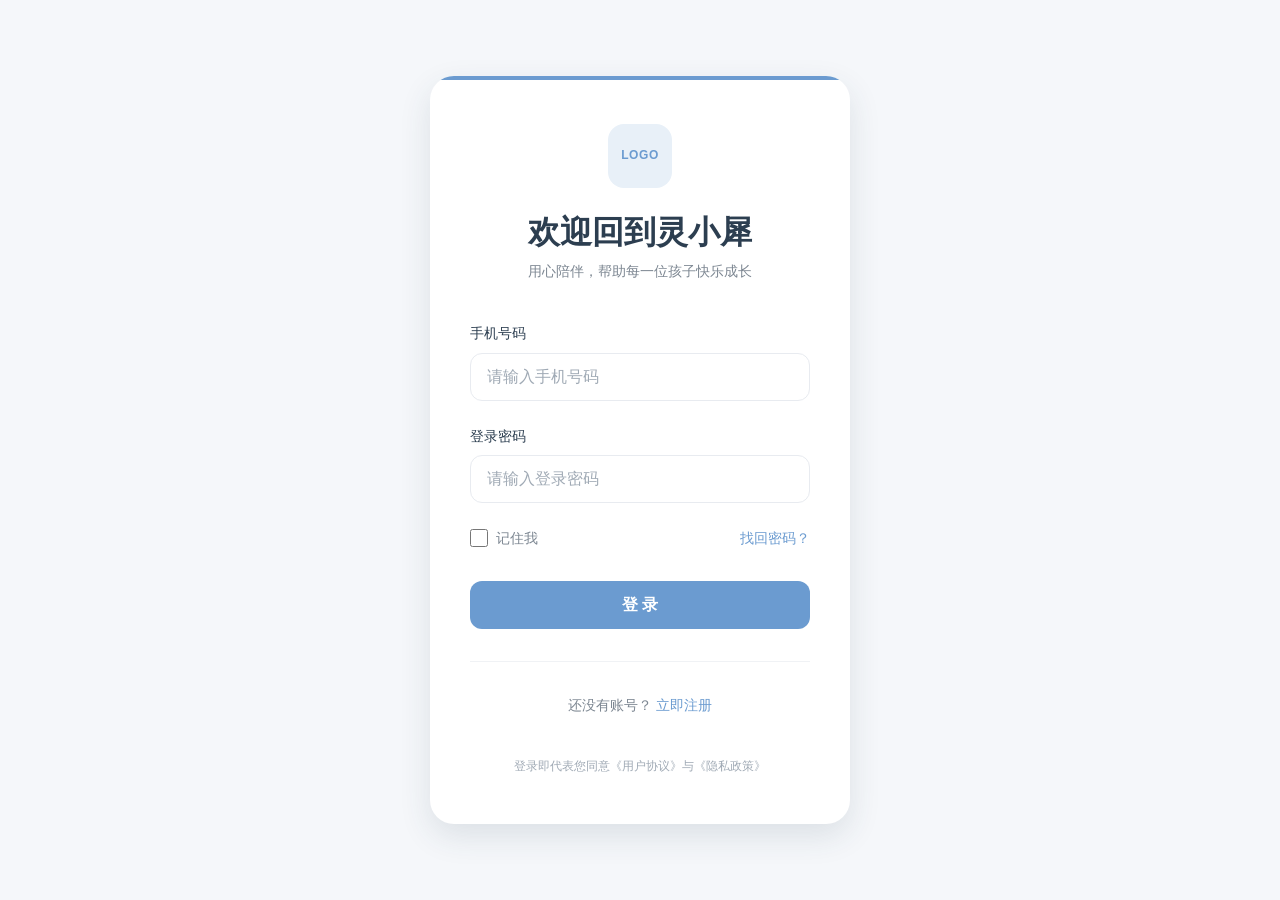
<file: pages/login.html>
<!DOCTYPE html>
<html lang="zh-CN">
<head>
  <meta charset="UTF-8">
  <meta name="viewport" content="width=device-width, initial-scale=1.0">
  <title>登录 - 灵小犀</title>
  <meta name="description" content="学习困难儿童辅助平台登录">
  <link rel="stylesheet" href="../css/tokens.css">
  <style>
    /* 基础重置 */
    *,
    *::before,
    *::after {
      box-sizing: border-box;
      margin: 0;
      padding: 0;
    }

    html {
      font-size: 16px;
    }

    body {
      min-height: 100vh;
      font-family: var(--font-family-base);
      font-size: var(--font-size-base);
      line-height: var(--line-height-normal);
      color: var(--color-text-primary);
      background-color: var(--color-background);
      display: flex;
      align-items: center;
      justify-content: center;
      padding: var(--space-xl);
    }

    .login-wrapper {
      width: 100%;
      max-width: 1200px;
      display: flex;
      align-items: center;
      justify-content: center;
    }

    a {
      color: var(--color-text-secondary);
      text-decoration: none;
      transition: color var(--transition-fast);
    }

    a:hover,
    a:focus {
      color: var(--color-primary);
    }

    /* 登录卡片 */
    .login-card {
      width: 100%;
      max-width: 420px;
      background-color: var(--color-surface);
      border-radius: var(--radius-xl);
      box-shadow: var(--shadow-lg);
      padding: var(--space-3xl) var(--space-2xl);
      position: relative;
      overflow: hidden;
    }

    /* 顶部装饰条：小面积蓝色 */
    .login-card::before {
      content: "";
      position: absolute;
      top: 0;
      left: 0;
      right: 0;
      height: 4px;
      background-color: var(--color-primary);
    }

    /* 登录头部 */
    .login-header {
      text-align: center;
      margin-bottom: var(--space-2xl);
    }

    .login-logo {
      width: 64px;
      height: 64px;
      margin: 0 auto var(--space-lg);
      background-color: var(--color-primary-light);
      border-radius: var(--radius-lg);
      display: flex;
      align-items: center;
      justify-content: center;
    }

    .login-logo svg {
      width: 32px;
      height: 32px;
      color: var(--color-primary);
    }

    /* Logo 占位区域，客户可将此处替换为真实 logo 图片 */
    .login-logo.is-placeholder {
      color: var(--color-primary);
      font-size: var(--font-size-xs);
      font-weight: var(--font-weight-semibold);
      letter-spacing: 0.05em;
    }

    .login-title {
      font-size: var(--font-size-2xl);
      font-weight: var(--font-weight-semibold);
      line-height: var(--line-height-tight);
      color: var(--color-text-primary);
      margin-bottom: var(--space-sm);
    }

    .login-subtitle {
      font-size: var(--font-size-sm);
      color: var(--color-text-secondary);
    }

    /* 表单 */
    .login-form {
      display: flex;
      flex-direction: column;
      gap: var(--space-lg);
    }

    .form-group {
      display: flex;
      flex-direction: column;
      gap: var(--space-sm);
    }

    .form-label {
      font-size: var(--font-size-sm);
      font-weight: var(--font-weight-medium);
      color: var(--color-text-primary);
    }

    .form-input {
      width: 100%;
      height: 48px;
      padding: 0 var(--space-base);
      font-family: inherit;
      font-size: var(--font-size-base);
      color: var(--color-text-primary);
      background-color: var(--color-surface);
      border: 1px solid var(--color-border);
      border-radius: var(--radius-md);
      outline: none;
      transition: border-color var(--transition-fast), box-shadow var(--transition-fast);
    }

    .form-input::placeholder {
      color: var(--color-text-tertiary);
    }

    .form-input:hover {
      border-color: var(--color-text-tertiary);
    }

    .form-input:focus {
      border-color: var(--color-border-focus);
      box-shadow: 0 0 0 3px var(--color-primary-light);
    }

    .form-input.is-invalid {
      border-color: var(--color-error);
      background-color: var(--color-error-light);
    }

    .form-error {
      display: none;
      font-size: var(--font-size-xs);
      color: var(--color-error);
    }

    .form-input.is-invalid + .form-error {
      display: block;
    }

    /* 表单选项 */
    .form-options {
      display: flex;
      align-items: center;
      justify-content: space-between;
      font-size: var(--font-size-sm);
    }

    .remember-me {
      display: flex;
      align-items: center;
      gap: var(--space-sm);
      color: var(--color-text-secondary);
      cursor: pointer;
    }

    .remember-me input[type="checkbox"] {
      width: 18px;
      height: 18px;
      accent-color: var(--color-primary);
      cursor: pointer;
    }

    .forgot-link {
      color: var(--color-primary);
      font-weight: var(--font-weight-medium);
    }

    .forgot-link:hover,
    .forgot-link:focus {
      color: var(--color-primary-hover);
    }

    /* 弹窗 */
    .modal {
      position: fixed;
      inset: 0;
      z-index: 200;
      display: none;
      align-items: center;
      justify-content: center;
      padding: var(--space-lg);
      background-color: rgba(44, 62, 80, 0.45);
      opacity: 0;
      transition: opacity var(--transition-base);
    }

    .modal.is-open {
      display: flex;
    }

    .modal.is-visible {
      opacity: 1;
    }

    .modal__container {
      width: 100%;
      max-width: 420px;
      max-height: calc(100vh - var(--space-2xl));
      display: flex;
      flex-direction: column;
      background-color: var(--color-surface);
      border-radius: var(--radius-lg);
      box-shadow: var(--shadow-lg);
      border: 1px solid var(--color-border);
      overflow: hidden;
      transform: translateY(8px);
      transition: transform var(--transition-base);
    }

    .modal.is-visible .modal__container {
      transform: translateY(0);
    }

    .modal__header {
      display: flex;
      align-items: center;
      justify-content: space-between;
      gap: var(--space-base);
      padding: var(--space-base) var(--space-lg);
      border-bottom: 1px solid var(--color-divider);
    }

    .modal__title {
      font-size: var(--font-size-md);
      font-weight: var(--font-weight-semibold);
      color: var(--color-text-primary);
    }

    .modal__close {
      width: 32px;
      height: 32px;
      display: flex;
      align-items: center;
      justify-content: center;
      color: var(--color-text-tertiary);
      background-color: transparent;
      border: none;
      border-radius: var(--radius-sm);
      font-size: var(--font-size-xl);
      line-height: 1;
      cursor: pointer;
      transition: color var(--transition-fast), background-color var(--transition-fast);
    }

    .modal__close:hover {
      color: var(--color-text-primary);
      background-color: var(--color-background);
    }

    .modal__body {
      padding: var(--space-lg);
      overflow-y: auto;
    }

    .modal__footer {
      display: flex;
      align-items: center;
      justify-content: flex-end;
      gap: var(--space-base);
      padding: var(--space-base) var(--space-lg);
      border-top: 1px solid var(--color-divider);
    }

    .modal__btn {
      height: 40px;
      padding: 0 var(--space-lg);
      font-family: inherit;
      font-size: var(--font-size-sm);
      font-weight: var(--font-weight-medium);
      border: none;
      border-radius: var(--radius-md);
      cursor: pointer;
      transition: background-color var(--transition-fast), transform var(--transition-fast);
    }

    .modal__btn:active {
      transform: scale(0.98);
    }

    .modal__btn--primary {
      color: var(--color-text-on-primary);
      background-color: var(--color-primary);
    }

    .modal__btn--primary:hover {
      background-color: var(--color-primary-hover);
    }

    .modal__btn--secondary {
      color: var(--color-text-secondary);
      background-color: var(--color-surface);
      border: 1px solid var(--color-border);
    }

    .modal__btn--secondary:hover {
      background-color: var(--color-background);
    }

    /* 登录按钮 */
    .login-button {
      width: 100%;
      height: 48px;
      margin-top: var(--space-sm);
      font-family: inherit;
      font-size: var(--font-size-base);
      font-weight: var(--font-weight-semibold);
      color: var(--color-text-on-primary);
      background-color: var(--color-primary);
      border: none;
      border-radius: var(--radius-md);
      cursor: pointer;
      transition: background-color var(--transition-fast), transform var(--transition-fast);
    }

    .login-button:hover {
      background-color: var(--color-primary-hover);
    }

    .login-button:active {
      transform: scale(0.98);
    }

    /* 注册提示 */
    .register-hint {
      text-align: center;
      margin-top: var(--space-xl);
      padding-top: var(--space-xl);
      border-top: 1px solid var(--color-divider);
      font-size: var(--font-size-sm);
      color: var(--color-text-secondary);
    }

    .register-hint a {
      color: var(--color-primary);
      font-weight: var(--font-weight-medium);
      margin-left: var(--space-xs);
    }

    /* 底部装饰 */
    .login-footer {
      margin-top: var(--space-2xl);
      text-align: center;
      font-size: var(--font-size-xs);
      color: var(--color-text-tertiary);
    }

    /* 响应式微调 */
    @media (max-width: 480px) {
      .login-card {
        padding: var(--space-2xl) var(--space-lg);
        border-radius: var(--radius-lg);
      }

      .login-title {
        font-size: var(--font-size-xl);
      }
    }
  </style>
</head>
<body>
  <div class="login-wrapper">
    <main class="login-card" role="main">
      <div class="login-header">
      <!-- 客户可将下方占位区域替换为真实 logo 图片，例如：<img src="../assets/images/logo.png" alt="灵小犀 Logo"> -->
      <div class="login-logo is-placeholder" aria-label="灵小犀 Logo 占位">
        LOGO
      </div>
      <h1 class="login-title">欢迎回到灵小犀</h1>
      <p class="login-subtitle">用心陪伴，帮助每一位孩子快乐成长</p>
    </div>

    <form class="login-form" id="loginForm" novalidate>
      <div class="form-group">
        <label class="form-label" for="phone">手机号码</label>
        <input
          class="form-input"
          id="phone"
          name="phone"
          type="tel"
          placeholder="请输入手机号码"
          autocomplete="tel"
          maxlength="11"
          required
        >
        <span class="form-error" id="phoneError">请输入正确的 11 位手机号码</span>
      </div>

      <div class="form-group">
        <label class="form-label" for="password">登录密码</label>
        <input
          class="form-input"
          id="password"
          name="password"
          type="password"
          placeholder="请输入登录密码"
          autocomplete="current-password"
          minlength="6"
          required
        >
        <span class="form-error" id="passwordError">密码长度不能少于 6 位</span>
      </div>

      <div class="form-options">
        <label class="remember-me">
          <input type="checkbox" name="remember" id="remember">
          <span>记住我</span>
        </label>
        <a class="forgot-link" href="#" id="forgotLink">找回密码？</a>
      </div>

      <button class="login-button" type="submit">登 录</button>
    </form>

    <p class="register-hint">
      还没有账号？<a href="#" id="registerLink">立即注册</a>
    </p>

    <footer class="login-footer">
      登录即代表您同意《用户协议》与《隐私政策》
    </footer>
  </main>
  </div>

  <!-- 找回密码弹窗 -->
  <div class="modal" id="forgotModal" role="dialog" aria-modal="true" aria-labelledby="forgotTitle">
    <div class="modal__container">
      <form id="forgotForm">
        <div class="modal__header">
          <h2 class="modal__title" id="forgotTitle">找回密码</h2>
          <button class="modal__close" type="button" aria-label="关闭" data-close-modal>&times;</button>
        </div>
        <div class="modal__body">
          <p class="login-subtitle" style="margin-bottom: var(--space-lg);">请输入手机号，我们将向该手机号发送验证码以重置密码。</p>
          <div class="form-group">
            <label class="form-label" for="forgotPhone">手机号码</label>
            <input class="form-input" id="forgotPhone" name="phone" type="tel" placeholder="请输入手机号码" maxlength="11" required>
          </div>
          <div class="form-group">
            <label class="form-label" for="forgotCode">验证码</label>
            <input class="form-input" id="forgotCode" name="code" type="text" placeholder="请输入验证码" maxlength="6" required>
          </div>
        </div>
        <div class="modal__footer">
          <button class="modal__btn modal__btn--secondary" type="button" data-close-modal>取消</button>
          <button class="modal__btn modal__btn--primary" type="submit">提交</button>
        </div>
      </form>
    </div>
  </div>

  <!-- 注册弹窗 -->
  <div class="modal" id="registerModal" role="dialog" aria-modal="true" aria-labelledby="registerTitle">
    <div class="modal__container">
      <form id="registerForm">
        <div class="modal__header">
          <h2 class="modal__title" id="registerTitle">注册账号</h2>
          <button class="modal__close" type="button" aria-label="关闭" data-close-modal>&times;</button>
        </div>
        <div class="modal__body">
          <div class="form-group">
            <label class="form-label" for="registerPhone">手机号码</label>
            <input class="form-input" id="registerPhone" name="phone" type="tel" placeholder="请输入手机号码" maxlength="11" required>
          </div>
          <div class="form-group">
            <label class="form-label" for="registerPassword">设置密码</label>
            <input class="form-input" id="registerPassword" name="password" type="password" placeholder="请设置登录密码" minlength="6" required>
          </div>
          <div class="form-group">
            <label class="form-label" for="registerConfirmPassword">确认密码</label>
            <input class="form-input" id="registerConfirmPassword" name="confirmPassword" type="password" placeholder="请再次输入密码" minlength="6" required>
          </div>
        </div>
        <div class="modal__footer">
          <button class="modal__btn modal__btn--secondary" type="button" data-close-modal>取消</button>
          <button class="modal__btn modal__btn--primary" type="submit">注册</button>
        </div>
      </form>
    </div>
  </div>

  <script>
    (function () {
      const form = document.getElementById('loginForm');
      const phoneInput = document.getElementById('phone');
      const passwordInput = document.getElementById('password');

      function validatePhone(value) {
        return /^1[3-9]\d{9}$/.test(value);
      }

      function setInvalid(input, isInvalid) {
        input.classList.toggle('is-invalid', isInvalid);
      }

      phoneInput.addEventListener('input', function () {
        setInvalid(phoneInput, false);
      });

      passwordInput.addEventListener('input', function () {
        setInvalid(passwordInput, false);
      });

      form.addEventListener('submit', function (event) {
        event.preventDefault();

        const phone = phoneInput.value.trim();
        const password = passwordInput.value.trim();
        let hasError = false;

        if (!validatePhone(phone)) {
          setInvalid(phoneInput, true);
          hasError = true;
        }

        if (password.length < 6) {
          setInvalid(passwordInput, true);
          hasError = true;
        }

        if (!hasError) {
          // 演示项目：仅在前端提示登录成功
          alert('登录信息校验通过（演示项目，未连接后端）');
        }
      });

      // 弹窗控制
      const forgotLink = document.getElementById('forgotLink');
      const registerLink = document.getElementById('registerLink');
      const forgotModal = document.getElementById('forgotModal');
      const registerModal = document.getElementById('registerModal');

      function openModal(modal) {
        modal.classList.add('is-open');
        // 强制重排以触发过渡动画
        void modal.offsetWidth;
        modal.classList.add('is-visible');
        const firstInput = modal.querySelector('input');
        if (firstInput) firstInput.focus();
      }

      function closeModal(modal) {
        modal.classList.remove('is-visible');
        setTimeout(function () {
          modal.classList.remove('is-open');
        }, 200);
      }

      function bindModal(link, modal) {
        link.addEventListener('click', function (event) {
          event.preventDefault();
          openModal(modal);
        });

        modal.addEventListener('click', function (event) {
          if (event.target === modal) {
            closeModal(modal);
          }
        });

        modal.querySelectorAll('[data-close-modal]').forEach(function (button) {
          button.addEventListener('click', function () {
            closeModal(modal);
          });
        });
      }

      bindModal(forgotLink, forgotModal);
      bindModal(registerLink, registerModal);

      document.addEventListener('keydown', function (event) {
        if (event.key === 'Escape') {
          [forgotModal, registerModal].forEach(function (modal) {
            if (modal.classList.contains('is-open')) {
              closeModal(modal);
            }
          });
        }
      });

      // 找回密码表单
      document.getElementById('forgotForm').addEventListener('submit', function (event) {
        event.preventDefault();
        const phone = document.getElementById('forgotPhone').value.trim();
        if (!validatePhone(phone)) {
          alert('请输入正确的 11 位手机号码');
          return;
        }
        alert('验证码已发送（演示项目，未连接后端）');
        closeModal(forgotModal);
      });

      // 注册表单
      document.getElementById('registerForm').addEventListener('submit', function (event) {
        event.preventDefault();
        const phone = document.getElementById('registerPhone').value.trim();
        const password = document.getElementById('registerPassword').value.trim();
        const confirmPassword = document.getElementById('registerConfirmPassword').value.trim();

        if (!validatePhone(phone)) {
          alert('请输入正确的 11 位手机号码');
          return;
        }

        if (password.length < 6) {
          alert('密码长度不能少于 6 位');
          return;
        }

        if (password !== confirmPassword) {
          alert('两次输入的密码不一致');
          return;
        }

        alert('注册信息校验通过（演示项目，未连接后端）');
        closeModal(registerModal);
      });
    })();
  </script>
</body>
</html>
</file>
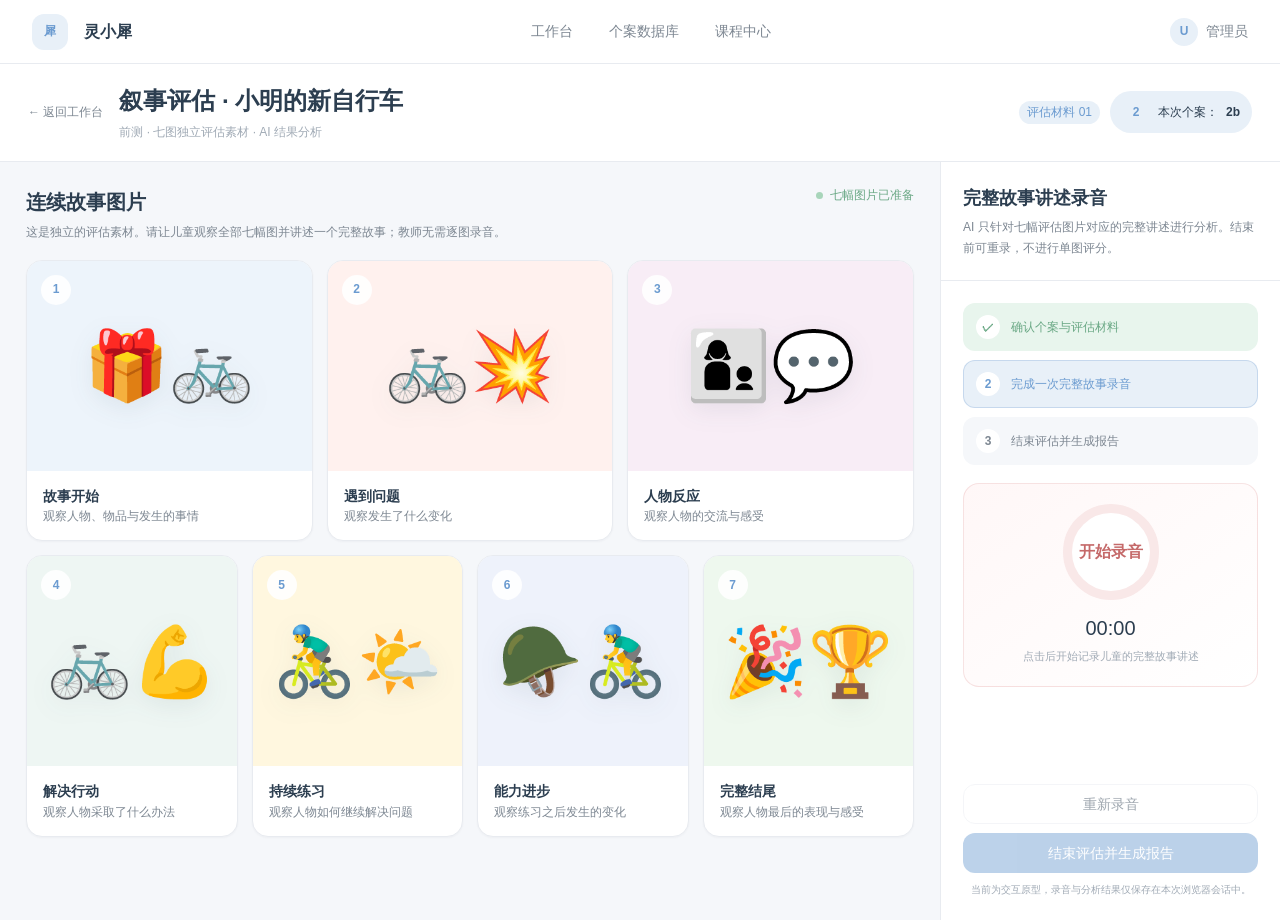
<file: pages/narrative-assessment.html>
<!DOCTYPE html>
<html lang="zh-CN">
<head>
  <meta charset="UTF-8">
  <meta name="viewport" content="width=device-width, initial-scale=1.0">
  <title>叙事评估 - 灵小犀</title>
  <meta name="description" content="使用七幅独立评估素材完成儿童完整故事讲述评估">
  <link rel="stylesheet" href="../css/components.css">
  <style>
    body{overflow-x:hidden}.assessment-shell{min-height:100vh;background:var(--color-background)}
    .assessment-head{display:flex;align-items:center;justify-content:space-between;gap:24px;padding:18px 28px;background:var(--color-surface);border-bottom:1px solid var(--color-border)}
    .assessment-head__copy{display:flex;align-items:center;gap:16px}.back-link{color:var(--color-text-secondary);font-size:var(--font-size-xs)}.assessment-head h1{font-size:var(--font-size-xl)}.assessment-head p{margin-top:3px;color:var(--color-text-tertiary);font-size:var(--font-size-xs)}
    .assessment-head__meta{display:flex;align-items:center;gap:10px}.case-chip{display:flex;align-items:center;gap:8px;padding:7px 12px;background:var(--color-primary-light);border-radius:var(--radius-full);font-size:var(--font-size-xs)}
    .assessment-body{display:grid;grid-template-columns:minmax(0,1fr) 340px;min-height:calc(100vh - 142px)}
    .story-area{padding:24px 26px 40px}.story-intro{display:flex;align-items:flex-start;justify-content:space-between;gap:24px;margin-bottom:18px}.story-intro h2{font-size:var(--font-size-lg)}.story-intro p{margin-top:5px;color:var(--color-text-secondary);font-size:var(--font-size-xs)}.story-status{display:flex;align-items:center;gap:7px;flex-shrink:0;color:var(--color-success-dark);font-size:var(--font-size-xs)}.story-status::before{content:"";width:7px;height:7px;background:var(--color-secondary);border-radius:50%}
    .scene-grid{display:grid;grid-template-columns:repeat(12,minmax(0,1fr));gap:14px}.scene-card{grid-column:span 4;overflow:hidden;background:var(--color-surface);border:1px solid var(--color-border);border-radius:var(--radius-lg);box-shadow:var(--shadow-sm)}.scene-card:nth-child(n+4){grid-column:span 3}.scene-visual{position:relative;min-height:210px;display:grid;place-items:center;background:var(--scene-bg)}.scene-number{position:absolute;left:14px;top:14px;width:30px;height:30px;display:grid;place-items:center;color:var(--color-primary);background:rgba(255,255,255,.9);border-radius:50%;font-size:var(--font-size-xs);font-weight:600}.scene-emoji{font-size:68px;filter:drop-shadow(0 7px 12px rgba(44,62,80,.08))}.scene-card figcaption{min-height:56px;padding:14px 16px;color:var(--color-text-secondary);font-size:var(--font-size-xs);line-height:1.6}.scene-card figcaption strong{display:block;color:var(--color-text-primary);font-size:var(--font-size-sm)}
    .control-panel{display:flex;flex-direction:column;background:var(--color-surface);border-left:1px solid var(--color-border)}.control-panel__head{padding:22px;border-bottom:1px solid var(--color-border)}.control-panel__head h2{font-size:var(--font-size-md)}.control-panel__head p{margin-top:5px;color:var(--color-text-secondary);font-size:var(--font-size-xs);line-height:1.7}.control-panel__body{display:flex;flex:1;flex-direction:column;gap:18px;padding:22px}
    .assessment-steps{display:grid;gap:9px}.assessment-step{display:flex;align-items:center;gap:11px;padding:11px 12px;color:var(--color-text-secondary);background:var(--color-background);border:1px solid transparent;border-radius:var(--radius-md);font-size:var(--font-size-xs)}.assessment-step span{width:24px;height:24px;display:grid;place-items:center;background:#fff;border-radius:50%;font-weight:600}.assessment-step.is-current{color:var(--color-primary);background:var(--color-primary-light);border-color:rgba(107,155,208,.28)}.assessment-step.is-complete{color:var(--color-success-dark);background:var(--color-secondary-light)}
    .record-card{padding:20px;text-align:center;background:linear-gradient(145deg,#fff7f7,#fff);border:1px solid rgba(214,123,123,.2);border-radius:var(--radius-lg)}.record-button{width:96px;height:96px;color:var(--color-error-dark);background:#fff;border:9px solid var(--color-error-light);border-radius:50%;font:inherit;font-weight:600;cursor:pointer;transition:transform var(--transition-base)}.record-button:hover{transform:scale(1.03)}.record-button.is-recording{animation:pulse 1.2s infinite}.record-time{margin-top:12px;color:var(--color-text-primary);font-size:var(--font-size-lg);font-variant-numeric:tabular-nums}.record-hint{margin-top:4px;color:var(--color-text-tertiary);font-size:11px;line-height:1.6}
    .transcript-preview{display:none;padding:14px;background:var(--color-secondary-light);border-radius:var(--radius-md)}.transcript-preview.is-visible{display:block}.transcript-preview strong{font-size:var(--font-size-xs)}.transcript-preview p{margin-top:6px;color:var(--color-text-secondary);font-size:11px;line-height:1.7}.panel-actions{display:grid;gap:9px;margin-top:auto}.panel-actions .btn{width:100%}.btn[disabled]{opacity:.45;cursor:not-allowed}.privacy-note{color:var(--color-text-tertiary);font-size:10px;line-height:1.6;text-align:center}.generating{display:none;position:fixed;inset:0;z-index:500;place-items:center;background:rgba(246,248,251,.9);backdrop-filter:blur(5px)}.generating.is-visible{display:grid}.generating__card{width:min(430px,calc(100vw - 40px));padding:34px;text-align:center;background:#fff;border:1px solid var(--color-border);border-radius:var(--radius-xl);box-shadow:var(--shadow-lg)}.generating__icon{width:64px;height:64px;display:grid;place-items:center;margin:0 auto 18px;color:#fff;background:var(--color-primary);border-radius:20px;font-size:var(--font-size-lg);animation:float 1s ease-in-out infinite alternate}.generating__card h2{font-size:var(--font-size-lg)}.generating__card p{margin-top:7px;color:var(--color-text-secondary);font-size:var(--font-size-xs)}.progress-track{height:7px;margin-top:22px;overflow:hidden;background:var(--color-background);border-radius:var(--radius-full)}.progress-track span{display:block;width:72%;height:100%;background:linear-gradient(90deg,var(--color-primary),var(--color-secondary));border-radius:inherit;animation:loading 1.5s ease-in-out infinite alternate}
    .transcript-hint{color:var(--color-primary)!important}.interactive-transcript{line-height:2!important}.dictionary-token{display:inline;padding:1px 2px;color:var(--color-primary);background:transparent;border:0;border-bottom:1px dashed rgba(107,155,208,.55);border-radius:3px;font:inherit;font-size:inherit;line-height:inherit;cursor:pointer}.dictionary-token:hover,.dictionary-token.is-active{color:#fff;background:var(--color-primary);border-bottom-color:transparent}.dictionary-card{display:none;position:relative;margin-top:12px;padding:13px;background:#fff;border:1px solid rgba(107,155,208,.28);border-radius:var(--radius-md);box-shadow:var(--shadow-sm)}.dictionary-card.is-visible{display:block}.dictionary-card__close{position:absolute;right:7px;top:7px;width:25px;height:25px;color:var(--color-text-tertiary);background:transparent;border:0;border-radius:7px;cursor:pointer}.dictionary-card__head{display:flex;align-items:center;gap:9px;padding-right:24px}.dictionary-card__word{font-size:22px!important}.dictionary-card__pinyin{display:block;color:var(--color-primary);font-size:10px}.dictionary-card__speak{width:29px;height:29px;display:grid;place-items:center;margin-left:auto;color:var(--color-primary);background:var(--color-primary-light);border:0;border-radius:9px;cursor:pointer}.dictionary-card__definition{color:var(--color-text-primary)!important}.dictionary-card__label{display:block;margin-top:9px;color:var(--color-text-tertiary);font-size:10px}.dictionary-card__chips{display:flex;flex-wrap:wrap;gap:5px;margin-top:5px}.dictionary-card__chips span{padding:3px 7px;color:var(--color-primary);background:var(--color-primary-light);border-radius:var(--radius-full);font-size:10px}.dictionary-card__detail{display:inline-flex;margin-top:10px;color:var(--color-primary);font-size:11px}
    @keyframes pulse{0%,100%{box-shadow:0 0 0 0 rgba(214,123,123,.3)}50%{box-shadow:0 0 0 14px rgba(214,123,123,0)}}@keyframes float{to{transform:translateY(-5px)}}@keyframes loading{from{width:18%}to{width:92%}}
    @media(max-width:1050px){.assessment-body{grid-template-columns:1fr}.control-panel{border-top:1px solid var(--color-border);border-left:0}.control-panel__body{display:grid;grid-template-columns:1fr 1fr}.panel-actions{margin-top:0}.scene-card,.scene-card:nth-child(n+4){grid-column:span 6}.scene-card:last-child{grid-column:4/span 6}}
    @media(max-width:680px){.assessment-head{align-items:flex-start;padding:16px}.assessment-head__meta{display:none}.assessment-body{min-height:auto}.story-area{padding:18px 14px 28px}.story-intro{flex-direction:column;gap:8px}.scene-grid{grid-template-columns:1fr}.scene-card,.scene-card:nth-child(n+4),.scene-card:last-child{grid-column:auto}.scene-visual{min-height:230px}.control-panel__body{display:flex}.assessment-head__copy{align-items:flex-start;flex-direction:column;gap:8px}}
  </style>
</head>
<body>
  <div class="assessment-shell">
    <nav class="topnav" aria-label="主导航"><a class="topnav__brand" href="index.html"><div class="topnav__logo">犀</div><span class="topnav__name">灵小犀</span></a><div class="topnav__nav"><a class="topnav__link" href="index.html">工作台</a><a class="topnav__link" href="case-database.html">个案数据库</a><a class="topnav__link" href="course-database.html">课程中心</a></div><div class="topnav__user"><div class="avatar">U</div><span>管理员</span></div></nav>
    <header class="assessment-head">
      <div class="assessment-head__copy"><a class="back-link" href="index.html">← 返回工作台</a><div><h1>叙事评估 · 小明的新自行车</h1><p>前测 · 七图独立评估素材 · AI 结果分析</p></div></div>
      <div class="assessment-head__meta"><span class="tag tag--primary">评估材料 01</span><span class="case-chip"><span class="avatar" id="caseAvatar">2</span>本次个案：<strong id="caseName">2b</strong></span></div>
    </header>
    <main class="assessment-body">
      <section class="story-area" aria-labelledby="storyTitle">
        <div class="story-intro"><div><h2 id="storyTitle">连续故事图片</h2><p>这是独立的评估素材。请让儿童观察全部七幅图并讲述一个完整故事；教师无需逐图录音。</p></div><span class="story-status">七幅图片已准备</span></div>
        <div class="scene-grid" aria-label="小明的新自行车七幅连续评估故事图">
          <figure class="scene-card"><div class="scene-visual" style="--scene-bg:#edf4fb"><span class="scene-number">1</span><span class="scene-emoji">🎁🚲</span></div><figcaption><strong>故事开始</strong>观察人物、物品与发生的事情</figcaption></figure>
          <figure class="scene-card"><div class="scene-visual" style="--scene-bg:#fff1ee"><span class="scene-number">2</span><span class="scene-emoji">🚲💥</span></div><figcaption><strong>遇到问题</strong>观察发生了什么变化</figcaption></figure>
          <figure class="scene-card"><div class="scene-visual" style="--scene-bg:#f8edf6"><span class="scene-number">3</span><span class="scene-emoji">👩‍👦💬</span></div><figcaption><strong>人物反应</strong>观察人物的交流与感受</figcaption></figure>
          <figure class="scene-card"><div class="scene-visual" style="--scene-bg:#eef6f3"><span class="scene-number">4</span><span class="scene-emoji">🚲💪</span></div><figcaption><strong>解决行动</strong>观察人物采取了什么办法</figcaption></figure>
          <figure class="scene-card"><div class="scene-visual" style="--scene-bg:#fff7df"><span class="scene-number">5</span><span class="scene-emoji">🚴‍♂️🌤️</span></div><figcaption><strong>持续练习</strong>观察人物如何继续解决问题</figcaption></figure>
          <figure class="scene-card"><div class="scene-visual" style="--scene-bg:#eef2fb"><span class="scene-number">6</span><span class="scene-emoji">🪖🚴‍♂️</span></div><figcaption><strong>能力进步</strong>观察练习之后发生的变化</figcaption></figure>
          <figure class="scene-card"><div class="scene-visual" style="--scene-bg:#eef8ee"><span class="scene-number">7</span><span class="scene-emoji">🎉🏆</span></div><figcaption><strong>完整结尾</strong>观察人物最后的表现与感受</figcaption></figure>
        </div>
      </section>
      <aside class="control-panel" aria-labelledby="controlTitle">
        <div class="control-panel__head"><h2 id="controlTitle">完整故事讲述录音</h2><p>AI 只针对七幅评估图片对应的完整讲述进行分析。结束前可重录，不进行单图评分。</p></div>
        <div class="control-panel__body">
          <div class="assessment-steps" aria-label="评估步骤"><div class="assessment-step is-complete" data-step="1"><span>✓</span>确认个案与评估材料</div><div class="assessment-step is-current" data-step="2"><span>2</span>完成一次完整故事录音</div><div class="assessment-step" data-step="3"><span>3</span>结束评估并生成报告</div></div>
          <div class="record-card"><button class="record-button" id="recordButton" type="button">开始录音</button><div class="record-time" id="recordTime">00:00</div><p class="record-hint" id="recordHint">点击后开始记录儿童的完整故事讲述</p></div>
          <div class="transcript-preview" id="transcriptPreview"><strong>录音已完成 · 转写预览</strong><p class="transcript-hint">点击蓝色字词，可查看拼音、释义、组词和例句。</p><p class="interactive-transcript" id="assessmentTranscript">小明收到一辆自行车，第一次骑的时候摔倒了。妈妈鼓励他不要放弃，他又练习了很多次，最后学会了骑车……</p><div class="dictionary-card" id="assessmentDictionaryCard"><button class="dictionary-card__close" id="closeAssessmentDictionary" type="button" aria-label="关闭词典卡片">×</button><div class="dictionary-card__head"><div><strong class="dictionary-card__word" id="assessmentDictionaryWord"></strong><span class="dictionary-card__pinyin" id="assessmentDictionaryPinyin"></span></div><button class="dictionary-card__speak" id="speakAssessmentDictionary" type="button" aria-label="朗读字词">▶</button></div><p class="dictionary-card__definition" id="assessmentDictionaryDefinition"></p><span class="dictionary-card__label">组词</span><div class="dictionary-card__chips" id="assessmentDictionaryWords"></div><span class="dictionary-card__label">例句</span><p id="assessmentDictionaryExample"></p><a class="dictionary-card__detail" id="assessmentDictionaryDetail" href="word-detail.html">查看详细解释 →</a></div></div>
          <div class="panel-actions"><button class="btn btn--secondary" id="rerecordButton" type="button" disabled>重新录音</button><button class="btn btn--primary" id="finishButton" type="button" disabled>结束评估并生成报告</button><p class="privacy-note">当前为交互原型，录音与分析结果仅保存在本次浏览器会话中。</p></div>
        </div>
      </aside>
    </main>
  </div>
  <div class="generating" id="generating" role="status" aria-live="assertive"><div class="generating__card"><div class="generating__icon">AI</div><h2>正在生成叙事评估报告</h2><p>正在汇总完整故事转写、叙事结构与语言表现，并形成个案 IEP 建议。</p><div class="progress-track"><span></span></div></div></div>
  <script src="dictionary-data.js"></script>
  <script>
    (function(){
      var params=new URLSearchParams(location.search),caseName=params.get('caseName')||'2b',caseId=params.get('case')||'1';
      document.getElementById('caseName').textContent=caseName;document.getElementById('caseAvatar').textContent=caseName.slice(0,1);
      var recording=false,recorded=false,seconds=0,timer,recordButton=document.getElementById('recordButton'),recordTime=document.getElementById('recordTime'),recordHint=document.getElementById('recordHint'),finishButton=document.getElementById('finishButton'),rerecordButton=document.getElementById('rerecordButton'),preview=document.getElementById('transcriptPreview'),dictionary=window.LINGXI_DICTIONARY||{},activeDictionaryWord='',transcriptText='小明收到一辆自行车，第一次骑的时候摔倒了。妈妈鼓励他不要放弃，他又练习了很多次，最后学会了骑车……';
      function timeText(value){return String(Math.floor(value/60)).padStart(2,'0')+':'+String(value%60).padStart(2,'0')}
      function updateSteps(step){document.querySelectorAll('.assessment-step').forEach(function(item,index){var number=index+1;item.classList.toggle('is-complete',number<step);item.classList.toggle('is-current',number===step);item.querySelector('span').textContent=number<step?'✓':String(number)})}
      function dictionaryFallback(word){return{pinyin:'拼音待词典数据补充',definition:'“'+word+'”的正式释义尚待接入电子词典数据。当前可使用朗读和详情页查看原型结构。',words:['词典数据待补充'],examples:['请结合原句理解“'+word+'”的含义。']}}
      function getDictionaryEntry(word){return dictionary[word]||dictionaryFallback(word)}
      function speakWord(word){if('speechSynthesis'in window){speechSynthesis.cancel();var utterance=new SpeechSynthesisUtterance(word);utterance.lang='zh-CN';utterance.rate=.9;speechSynthesis.speak(utterance)}}
      function hideDictionaryCard(){document.getElementById('assessmentDictionaryCard').classList.remove('is-visible');document.querySelectorAll('#assessmentTranscript .dictionary-token').forEach(function(token){token.classList.remove('is-active')});activeDictionaryWord=''}
      function showDictionaryCard(word,sourceButton){var entry=getDictionaryEntry(word);activeDictionaryWord=word;document.getElementById('assessmentDictionaryWord').textContent=word;document.getElementById('assessmentDictionaryPinyin').textContent=entry.pinyin;document.getElementById('assessmentDictionaryDefinition').textContent=entry.definition;document.getElementById('assessmentDictionaryWords').innerHTML=(entry.words||[]).map(function(item){return'<span>'+item+'</span>'}).join('');document.getElementById('assessmentDictionaryExample').textContent=(entry.examples&&entry.examples[0])||'例句待补充';var query=new URLSearchParams({word:word,source:'assessment',case:caseId,caseName:caseName});document.getElementById('assessmentDictionaryDetail').href='word-detail.html?'+query.toString();document.querySelectorAll('#assessmentTranscript .dictionary-token').forEach(function(token){token.classList.toggle('is-active',token===sourceButton)});document.getElementById('assessmentDictionaryCard').classList.add('is-visible')}
      function renderInteractiveTranscript(text){var container=document.getElementById('assessmentTranscript'),keys=Object.keys(dictionary).sort(function(a,b){return b.length-a.length}),index=0;container.textContent='';while(index<text.length){var matched='';for(var i=0;i<keys.length;i++){if(text.slice(index,index+keys[i].length)===keys[i]){matched=keys[i];break}}if(!matched&&/[\u3400-\u9fff]/.test(text[index]))matched=text[index];if(matched){var button=document.createElement('button');button.type='button';button.className='dictionary-token';button.dataset.word=matched;button.textContent=matched;button.setAttribute('aria-label','查看“'+matched+'”的词典解释');container.appendChild(button);index+=matched.length}else{container.appendChild(document.createTextNode(text[index]));index++}}hideDictionaryCard()}
      document.getElementById('assessmentTranscript').addEventListener('click',function(event){var token=event.target.closest('.dictionary-token');if(token)showDictionaryCard(token.dataset.word,token)});document.getElementById('closeAssessmentDictionary').addEventListener('click',hideDictionaryCard);document.getElementById('speakAssessmentDictionary').addEventListener('click',function(){if(activeDictionaryWord)speakWord(activeDictionaryWord)});
      function startRecording(){recording=true;recorded=false;seconds=0;recordTime.textContent='00:00';recordButton.textContent='停止录音';recordButton.classList.add('is-recording');recordHint.textContent='正在记录完整故事讲述，请在讲述结束后停止录音';finishButton.disabled=true;rerecordButton.disabled=true;preview.classList.remove('is-visible');hideDictionaryCard();updateSteps(2);clearInterval(timer);timer=setInterval(function(){seconds++;recordTime.textContent=timeText(seconds)},1000)}
      function stopRecording(){recording=false;recorded=true;clearInterval(timer);recordButton.textContent='录音已完成';recordButton.classList.remove('is-recording');recordHint.textContent='已完成一次完整故事录音，可以重录或生成报告';finishButton.disabled=false;rerecordButton.disabled=false;renderInteractiveTranscript(transcriptText);preview.classList.add('is-visible');updateSteps(3)}
      recordButton.addEventListener('click',function(){if(recording){stopRecording()}else{startRecording()}});rerecordButton.addEventListener('click',startRecording);
      finishButton.addEventListener('click',function(){if(!recorded)return;document.getElementById('generating').classList.add('is-visible');var report={caseId:caseId,caseName:caseName,assessment:'叙事前测',story:'小明的新自行车',generatedAt:new Date().toISOString(),scores:{structure:64,coherence:71,language:68,inference:55}};sessionStorage.setItem('lingxi-assessment-report',JSON.stringify(report));var query=new URLSearchParams({from:'assessment',report:'generated',mode:'select',case:caseId,caseName:caseName});setTimeout(function(){location.assign('course-database.html?'+query.toString())},1400)});
    })();
  </script>
</body>
</html>
</file>
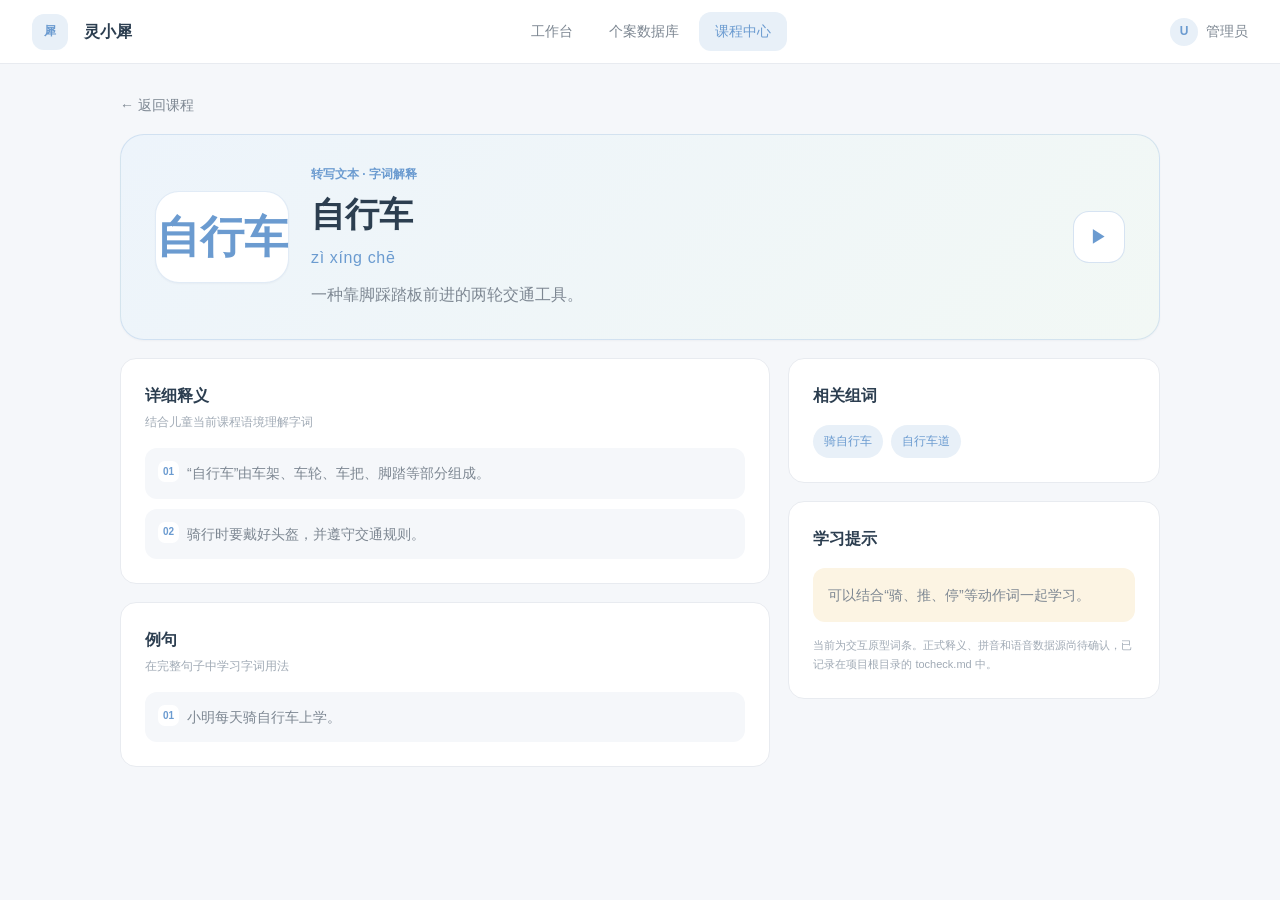
<file: pages/word-detail.html>
<!DOCTYPE html>
<html lang="zh-CN">
<head>
  <meta charset="UTF-8">
  <meta name="viewport" content="width=device-width, initial-scale=1.0">
  <title>字词详细解释 - 灵小犀</title>
  <meta name="description" content="查看录音转写字词的拼音、释义、组词和例句">
  <link rel="stylesheet" href="../css/components.css">
  <style>
    .dictionary-main{min-height:calc(100vh - 64px);padding:28px;background:var(--color-background)}
    .dictionary-shell{width:min(1040px,100%);margin:auto}
    .back-link{display:inline-flex;align-items:center;gap:6px;margin-bottom:18px;color:var(--color-text-secondary);font-size:var(--font-size-sm)}
    .word-hero{display:flex;align-items:center;justify-content:space-between;gap:24px;padding:30px 34px;background:linear-gradient(135deg,#edf4fb,#f2f8f5);border:1px solid rgba(107,155,208,.22);border-radius:var(--radius-xl);box-shadow:var(--shadow-sm)}
    .word-hero__main{display:flex;align-items:center;gap:22px}
    .word-glyph{min-width:92px;height:92px;display:grid;place-items:center;color:var(--color-primary);background:#fff;border:1px solid rgba(107,155,208,.2);border-radius:24px;font-size:44px;font-weight:600;box-shadow:var(--shadow-sm)}
    .word-kicker{display:block;color:var(--color-primary);font-size:var(--font-size-xs);font-weight:600}
    .word-title{margin-top:2px;font-size:34px}
    .word-pinyin{display:block;margin-top:4px;color:var(--color-primary);font-size:var(--font-size-base);letter-spacing:.04em}
    .word-definition{max-width:620px;margin-top:10px;color:var(--color-text-secondary);line-height:1.8}
    .speak-button{width:52px;height:52px;display:grid;place-items:center;flex-shrink:0;color:var(--color-primary);background:#fff;border:1px solid rgba(107,155,208,.28);border-radius:16px;cursor:pointer;font-size:18px}
    .speak-button:hover{color:#fff;background:var(--color-primary)}
    .context-bar{display:none;align-items:center;justify-content:space-between;gap:16px;margin-top:16px;padding:13px 16px;background:var(--color-primary-light);border-radius:var(--radius-md);font-size:var(--font-size-xs)}
    .context-bar.is-visible{display:flex}.context-bar span{color:var(--color-text-secondary)}
    .detail-grid{display:grid;grid-template-columns:minmax(0,1.4fr) minmax(280px,.8fr);gap:18px;margin-top:18px}
    .detail-card{padding:24px;background:var(--color-surface);border:1px solid var(--color-border);border-radius:var(--radius-lg)}
    .detail-card h2{font-size:var(--font-size-base)}
    .detail-card__hint{margin-top:4px;color:var(--color-text-tertiary);font-size:var(--font-size-xs)}
    .meaning-list,.example-list{display:grid;gap:10px;margin-top:16px}
    .meaning-item,.example-item{position:relative;padding:13px 15px 13px 42px;color:var(--color-text-secondary);background:var(--color-background);border-radius:var(--radius-md);font-size:var(--font-size-sm);line-height:1.75}
    .meaning-item span,.example-item span{position:absolute;left:13px;top:13px;width:21px;height:21px;display:grid;place-items:center;color:var(--color-primary);background:#fff;border-radius:7px;font-size:10px;font-weight:600}
    .related-words{display:flex;flex-wrap:wrap;gap:8px;margin-top:16px}
    .related-words span{padding:7px 11px;color:var(--color-primary);background:var(--color-primary-light);border-radius:var(--radius-full);font-size:var(--font-size-xs)}
    .learning-tip{margin-top:16px;padding:15px;color:var(--color-text-secondary);background:var(--color-accent-light);border-radius:var(--radius-md);font-size:var(--font-size-sm);line-height:1.75}
    .source-note{margin-top:14px;color:var(--color-text-tertiary);font-size:11px;line-height:1.7}
    @media(max-width:760px){.dictionary-main{padding:18px 14px}.word-hero{align-items:flex-start;padding:22px;flex-direction:column}.word-hero__main{align-items:flex-start;flex-direction:column}.word-glyph{min-width:76px;height:76px;font-size:36px}.detail-grid{grid-template-columns:1fr}.context-bar{align-items:flex-start;flex-direction:column}}
  </style>
</head>
<body>
  <nav class="topnav" aria-label="主导航"><a class="topnav__brand" href="index.html"><div class="topnav__logo">犀</div><span class="topnav__name">灵小犀</span></a><div class="topnav__nav"><a class="topnav__link" href="index.html">工作台</a><a class="topnav__link" href="case-database.html">个案数据库</a><a class="topnav__link is-active" href="course-database.html">课程中心</a></div><div class="topnav__user"><div class="avatar">U</div><span>管理员</span></div></nav>
  <main class="dictionary-main"><div class="dictionary-shell">
    <a class="back-link" id="backLink" href="course-database.html">← 返回课程</a>
    <section class="word-hero" aria-labelledby="wordTitle"><div class="word-hero__main"><div class="word-glyph" id="wordGlyph">词</div><div><span class="word-kicker">转写文本 · 字词解释</span><h1 class="word-title" id="wordTitle">字词</h1><span class="word-pinyin" id="wordPinyin"></span><p class="word-definition" id="wordDefinition"></p></div></div><button class="speak-button" id="speakButton" type="button" aria-label="朗读当前字词">▶</button></section>
    <div class="context-bar" id="contextBar"><span>来自课程：<strong id="contextCourse"></strong></span><a id="returnCourseLink" href="course-database.html">返回原课程</a></div>
    <div class="detail-grid"><div>
      <section class="detail-card"><h2>详细释义</h2><p class="detail-card__hint">结合儿童当前课程语境理解字词</p><div class="meaning-list" id="meaningList"></div></section>
      <section class="detail-card" style="margin-top:18px"><h2>例句</h2><p class="detail-card__hint">在完整句子中学习字词用法</p><div class="example-list" id="exampleList"></div></section>
    </div><aside>
      <section class="detail-card"><h2>相关组词</h2><div class="related-words" id="relatedWords"></div></section>
      <section class="detail-card" style="margin-top:18px"><h2>学习提示</h2><p class="learning-tip" id="learningTip"></p><p class="source-note">当前为交互原型词条。正式释义、拼音和语音数据源尚待确认，已记录在项目根目录的 tocheck.md 中。</p></section>
    </aside></div>
  </div></main>
  <script src="dictionary-data.js"></script>
  <script>
    (function(){
      var params=new URLSearchParams(location.search),word=params.get('word')||'自行车',source=params.get('source')||'course',courseId=params.get('course')||'',courseName=params.get('courseName')||'',caseId=params.get('case')||'',caseName=params.get('caseName')||'',dictionary=window.LINGXI_DICTIONARY||{};
      function fallback(value){return{pinyin:'拼音待词典数据补充',definition:'“'+value+'”的正式释义尚待接入电子词典数据。',words:['词典数据待补充'],examples:['请结合原句理解“'+value+'”的含义。'],detail:['该字词当前使用原型占位内容，正式释义、词性和用法需由确认后的电子词典数据源提供。'],tip:'返回原句，观察这个字词前后的内容。'}}
      function renderItems(containerId,items,className){var container=document.getElementById(containerId);container.textContent='';(items||[]).forEach(function(item,index){var row=document.createElement('div');row.className=className;var number=document.createElement('span');number.textContent=String(index+1).padStart(2,'0');row.appendChild(number);row.appendChild(document.createTextNode(item));container.appendChild(row)})}
      var entry=dictionary[word]||fallback(word);document.title=word+' - 字词详细解释 - 灵小犀';document.getElementById('wordGlyph').textContent=word;document.getElementById('wordTitle').textContent=word;document.getElementById('wordPinyin').textContent=entry.pinyin;document.getElementById('wordDefinition').textContent=entry.definition;document.getElementById('learningTip').textContent=entry.tip||'结合原句理解并尝试用这个字词说一句话。';renderItems('meaningList',entry.detail||[entry.definition],'meaning-item');renderItems('exampleList',entry.examples||[],'example-item');var related=document.getElementById('relatedWords');(entry.words||[]).forEach(function(item){var chip=document.createElement('span');chip.textContent=item;related.appendChild(chip)});
      function speak(){if('speechSynthesis'in window){speechSynthesis.cancel();var utterance=new SpeechSynthesisUtterance(word);utterance.lang='zh-CN';utterance.rate=.85;speechSynthesis.speak(utterance)}}document.getElementById('speakButton').addEventListener('click',speak);
      if(source==='assessment'){var assessmentQuery=new URLSearchParams();if(caseId)assessmentQuery.set('case',caseId);if(caseName)assessmentQuery.set('caseName',caseName);var assessmentUrl='narrative-assessment.html'+(assessmentQuery.toString()?'?'+assessmentQuery.toString():'');document.getElementById('contextBar').classList.add('is-visible');document.getElementById('contextCourse').textContent='叙事评估 · 小明的新自行车';document.getElementById('returnCourseLink').textContent='返回叙事评估';document.getElementById('returnCourseLink').href=assessmentUrl;document.getElementById('backLink').textContent='← 返回叙事评估';document.getElementById('backLink').href=assessmentUrl}else if(courseId||courseName){var courseQuery=new URLSearchParams();if(courseId)courseQuery.set('id',courseId);if(courseName)courseQuery.set('name',courseName);if(caseId)courseQuery.set('case',caseId);if(caseName)courseQuery.set('caseName',caseName);var courseUrl='course-detail.html?'+courseQuery.toString();document.getElementById('contextBar').classList.add('is-visible');document.getElementById('contextCourse').textContent=courseName||'当前课程';document.getElementById('returnCourseLink').href=courseUrl;document.getElementById('backLink').href=courseUrl}
      document.getElementById('backLink').addEventListener('click',function(event){if(history.length>1){event.preventDefault();history.back()}});
    })();
  </script>
</body>
</html>
</file>
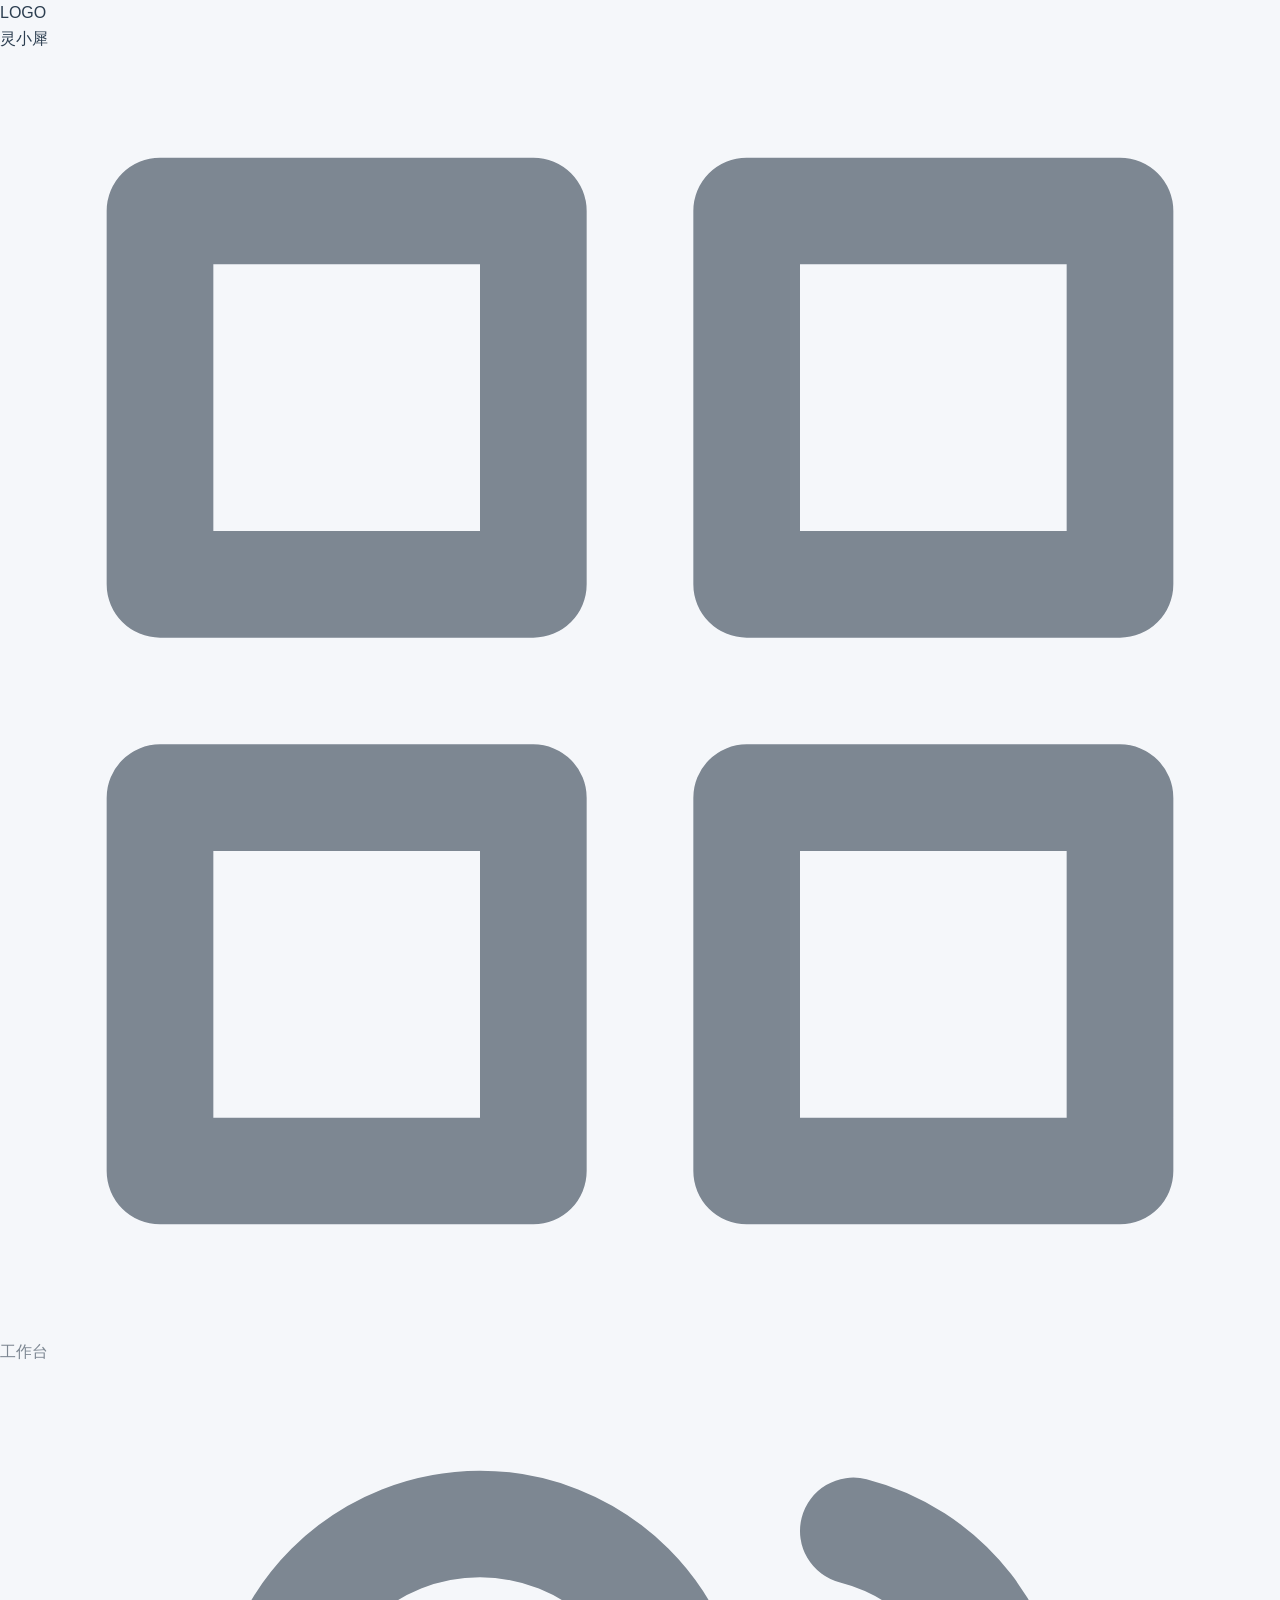
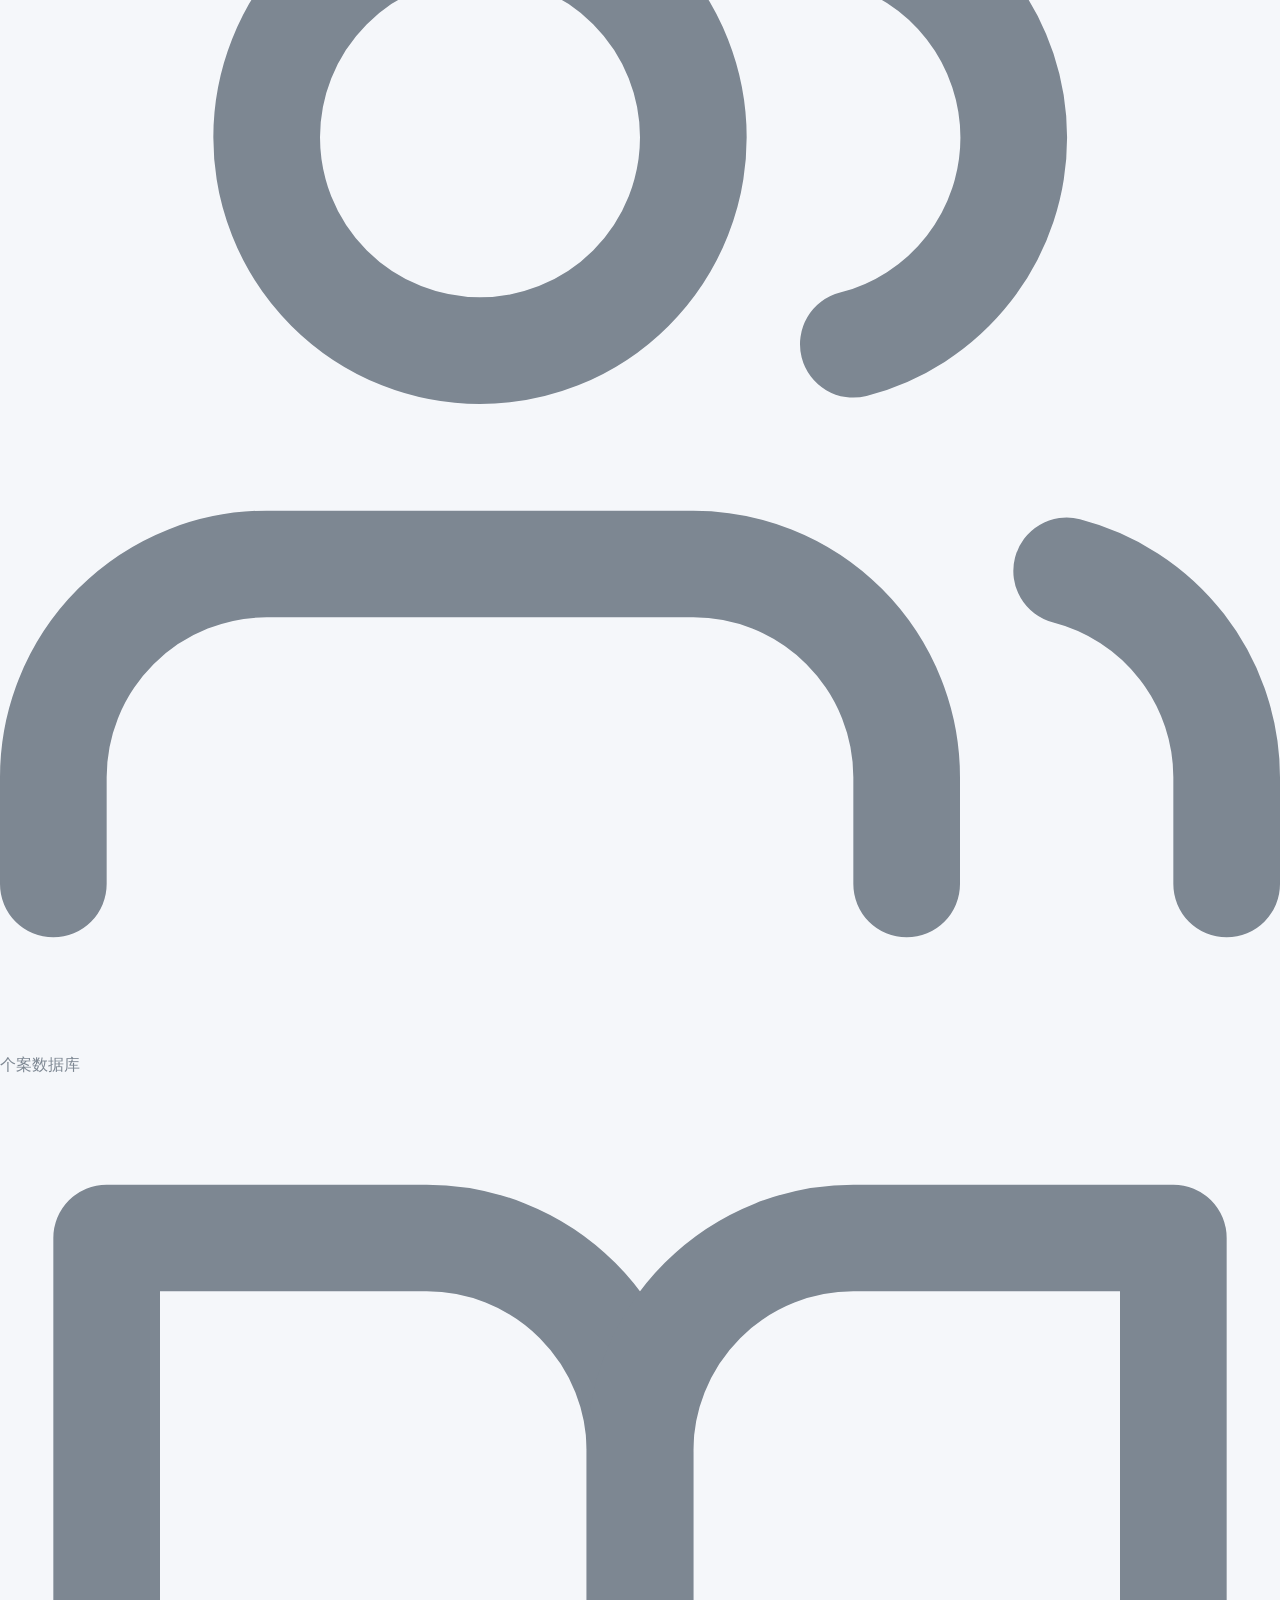
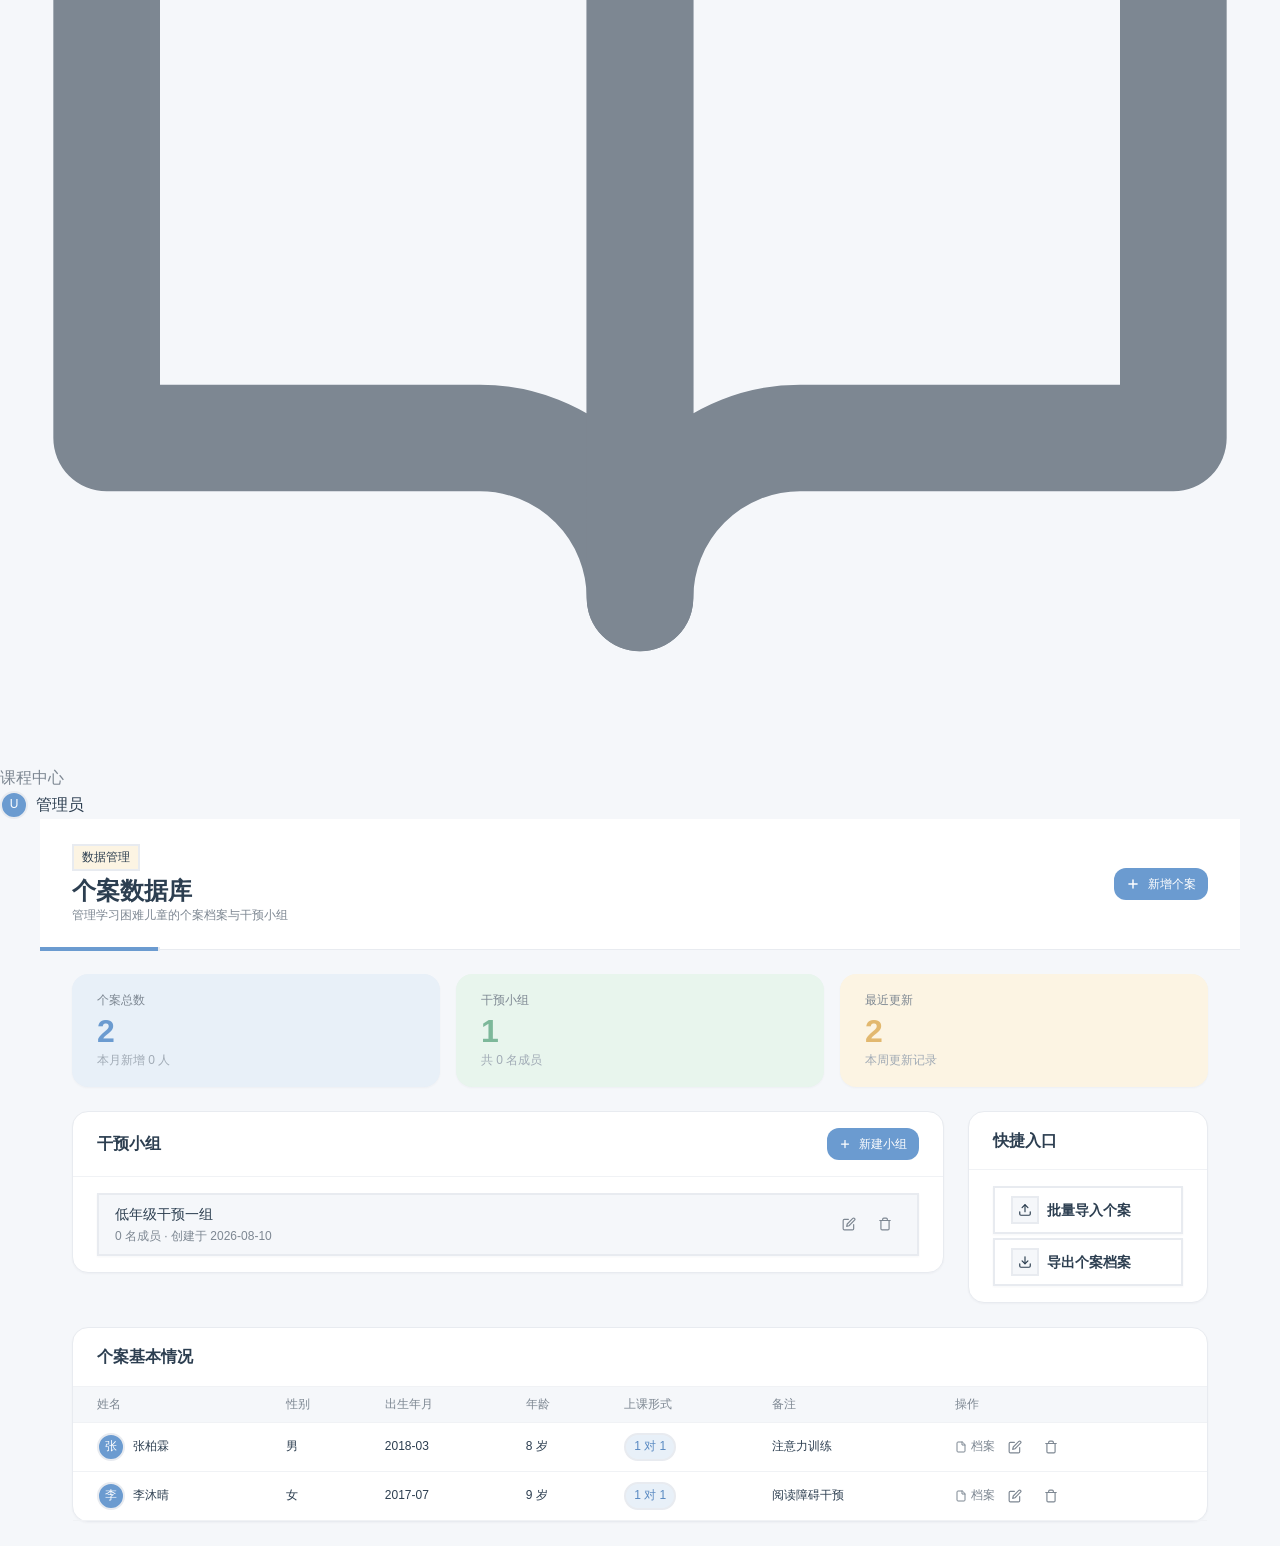
<file: UI方案二/case-database.html>
<!DOCTYPE html>
<html lang="zh-CN">
<head>
  <meta charset="UTF-8">
  <meta name="viewport" content="width=device-width, initial-scale=1.0">
  <title>个案数据库 - 灵小犀</title>
  <meta name="description" content="管理个案档案与干预小组">
  <link rel="stylesheet" href="../css/components.css">
  <style>
    /* 页面专属样式 */

    .avatar {
      width: 28px;
      height: 28px;
      display: flex;
      align-items: center;
      justify-content: center;
      background-color: var(--color-primary);
      color: var(--color-text-on-primary);
      font-size: var(--font-size-xs);
      font-weight: var(--font-weight-bold);
      border: 2px solid var(--color-border);
      flex-shrink: 0;
    }

    /* 干预小组 */
    .group-list {
      display: flex;
      flex-direction: column;
      gap: var(--space-sm);
    }

    .group-item {
      display: flex;
      align-items: center;
      justify-content: space-between;
      gap: var(--space-base);
      padding: var(--space-sm) var(--space-base);
      background-color: var(--color-background);
      border: 2px solid var(--color-border);
      box-shadow: var(--shadow-sm);
      transition: transform var(--transition-fast), box-shadow var(--transition-fast);
    }

    .group-item:hover {
      transform: translate(-2px, -2px);
      box-shadow: var(--shadow-md);
    }

    .group-item__info {
      display: flex;
      flex-direction: column;
      gap: 2px;
    }

    .group-item__name {
      font-size: var(--font-size-sm);
      font-weight: var(--font-weight-bold);
      color: var(--color-text-primary);
    }

    .group-item__meta {
      font-size: var(--font-size-xs);
      color: var(--color-text-secondary);
    }

    /* 快捷入口 */
    .quick-list {
      display: flex;
      flex-direction: column;
      gap: var(--space-xs);
    }

    .quick-item {
      display: flex;
      align-items: center;
      gap: var(--space-sm);
      padding: var(--space-sm) var(--space-base);
      font-size: var(--font-size-sm);
      font-weight: var(--font-weight-semibold);
      color: var(--color-text-primary);
      border: 2px solid var(--color-border);
      background-color: var(--color-surface);
      box-shadow: var(--shadow-sm);
      transition: transform var(--transition-fast), box-shadow var(--transition-fast);
    }

    .quick-item:hover {
      background-color: var(--color-primary-light);
      transform: translate(-2px, -2px);
      box-shadow: var(--shadow-md);
    }

    .quick-item:active {
      transform: translate(2px, 2px);
      box-shadow: none;
    }

    .quick-item__icon {
      width: 28px;
      height: 28px;
      display: flex;
      align-items: center;
      justify-content: center;
      background-color: var(--color-background);
      border: 2px solid var(--color-border);
      flex-shrink: 0;
    }

    /* 表格 */
    .case-table-wrapper {
      overflow: auto;
    }

    .case-table {
      min-width: 680px;
    }

    .case-table th:first-child,
    .case-table td:first-child {
      padding-left: var(--space-lg);
    }

    .case-table th:last-child,
    .case-table td:last-child {
      padding-right: var(--space-lg);
    }

    .case-table tbody tr {
      transition: background-color var(--transition-fast);
    }

    .case-table tbody tr:hover {
      background-color: var(--color-primary-light);
    }

    .case-name {
      display: flex;
      align-items: center;
      gap: var(--space-sm);
    }

    .case-name__text {
      font-weight: var(--font-weight-bold);
      color: var(--color-text-primary);
    }

    .text-muted {
      color: var(--color-text-tertiary);
    }

    .tag {
      display: inline-flex;
      align-items: center;
      padding: 2px var(--space-sm);
      font-size: var(--font-size-xs);
      font-weight: var(--font-weight-bold);
      border: 2px solid var(--color-border);
      background-color: var(--color-surface);
      white-space: nowrap;
    }

    .tag--primary {
      background-color: var(--color-primary-light);
      color: var(--color-primary-hover);
    }

    /* 全宽表格卡片 */
    .table-card .card__body {
      padding: 0;
    }

    /* 顶部标题区装饰 */
    .main__header {
      position: relative;
    }

    .main__header::after {
      content: "";
      position: absolute;
      bottom: -2px;
      left: 0;
      width: 120px;
      height: 4px;
      background-color: var(--color-primary);
      border-right: 2px solid var(--color-border);
    }

    /* 不对称标题 */
    .page-tag {
      display: inline-block;
      padding: 2px var(--space-sm);
      font-size: var(--font-size-xs);
      font-weight: var(--font-weight-bold);
      color: var(--color-text-primary);
      background-color: var(--color-accent-light);
      border: 2px solid var(--color-border);
      margin-bottom: var(--space-xs);
    }
  </style>
</head>
<body>
  <div class="app-layout">
    <!-- 侧边栏 -->
    <aside class="sidebar" role="navigation" aria-label="主导航">
      <div class="sidebar__brand">
        <div class="sidebar__logo">LOGO</div>
        <span class="sidebar__name">灵小犀</span>
      </div>
      <nav class="sidebar__nav">
        <a class="sidebar__link" href="#">
          <svg class="sidebar__icon" viewBox="0 0 24 24" fill="none" stroke="currentColor" stroke-width="2" stroke-linecap="round" stroke-linejoin="round" aria-hidden="true">
            <rect x="3" y="3" width="7" height="7"/>
            <rect x="14" y="3" width="7" height="7"/>
            <rect x="14" y="14" width="7" height="7"/>
            <rect x="3" y="14" width="7" height="7"/>
          </svg>
          工作台
        </a>
        <a class="sidebar__link is-active" href="case-database.html" aria-current="page">
          <svg class="sidebar__icon" viewBox="0 0 24 24" fill="none" stroke="currentColor" stroke-width="2" stroke-linecap="round" stroke-linejoin="round" aria-hidden="true">
            <path d="M17 21v-2a4 4 0 0 0-4-4H5a4 4 0 0 0-4 4v2"/>
            <circle cx="9" cy="7" r="4"/>
            <path d="M23 21v-2a4 4 0 0 0-3-3.87"/>
            <path d="M16 3.13a4 4 0 0 1 0 7.75"/>
          </svg>
          个案数据库
        </a>
        <a class="sidebar__link" href="#">
          <svg class="sidebar__icon" viewBox="0 0 24 24" fill="none" stroke="currentColor" stroke-width="2" stroke-linecap="round" stroke-linejoin="round" aria-hidden="true">
            <path d="M2 3h6a4 4 0 0 1 4 4v14a3 3 0 0 0-3-3H2z"/>
            <path d="M22 3h-6a4 4 0 0 0-4 4v14a3 3 0 0 1 3-3h7z"/>
          </svg>
          课程中心
        </a>
      </nav>
      <div class="sidebar__footer">
        <div class="case-name">
          <div class="avatar">U</div>
          <span class="case-name__text">管理员</span>
        </div>
      </div>
    </aside>

    <!-- 主内容区 -->
    <main class="main">
      <header class="main__header">
        <div>
          <span class="page-tag">数据管理</span>
          <h1 class="main__title">个案数据库</h1>
          <p class="main__subtitle">管理学习困难儿童的个案档案与干预小组</p>
        </div>
        <button class="btn btn--primary btn--sm" type="button">
          <svg width="14" height="14" viewBox="0 0 24 24" fill="none" stroke="currentColor" stroke-width="2.5" stroke-linecap="round" stroke-linejoin="round" aria-hidden="true">
            <line x1="12" y1="5" x2="12" y2="19"/>
            <line x1="5" y1="12" x2="19" y2="12"/>
          </svg>
          新增个案
        </button>
      </header>

      <div class="main__body">
        <!-- 统计概览 -->
        <section class="stat-grid" aria-label="数据概览">
          <article class="stat-card stat-card--primary">
            <span class="stat-card__label">个案总数</span>
            <strong class="stat-card__value">2</strong>
            <span class="stat-card__trend">本月新增 0 人</span>
          </article>
          <article class="stat-card stat-card--secondary">
            <span class="stat-card__label">干预小组</span>
            <strong class="stat-card__value">1</strong>
            <span class="stat-card__trend">共 0 名成员</span>
          </article>
          <article class="stat-card stat-card--accent">
            <span class="stat-card__label">最近更新</span>
            <strong class="stat-card__value">2</strong>
            <span class="stat-card__trend">本周更新记录</span>
          </article>
        </section>

        <!-- 两栏内容 -->
        <div class="content-grid">
          <!-- 左侧：干预小组 -->
          <section class="card" aria-labelledby="group-title">
            <div class="card__header">
              <h2 class="card__title" id="group-title">干预小组</h2>
              <button class="btn btn--primary btn--sm" type="button">
                <svg width="12" height="12" viewBox="0 0 24 24" fill="none" stroke="currentColor" stroke-width="2.5" stroke-linecap="round" stroke-linejoin="round" aria-hidden="true">
                  <line x1="12" y1="5" x2="12" y2="19"/>
                  <line x1="5" y1="12" x2="19" y2="12"/>
                </svg>
                新建小组
              </button>
            </div>
            <div class="card__body">
              <div class="group-list">
                <article class="group-item">
                  <div class="group-item__info">
                    <span class="group-item__name">低年级干预一组</span>
                    <span class="group-item__meta">0 名成员 · 创建于 2026-08-10</span>
                  </div>
                  <div class="table__actions">
                    <button class="btn btn--icon" type="button" aria-label="编辑小组">
                      <svg width="14" height="14" viewBox="0 0 24 24" fill="none" stroke="currentColor" stroke-width="2" stroke-linecap="round" stroke-linejoin="round" aria-hidden="true">
                        <path d="M11 4H4a2 2 0 0 0-2 2v14a2 2 0 0 0 2 2h14a2 2 0 0 0 2-2v-7"/>
                        <path d="M18.5 2.5a2.121 2.121 0 0 1 3 3L12 15l-4 1 1-4 9.5-9.5z"/>
                      </svg>
                    </button>
                    <button class="btn btn--icon is-danger" type="button" aria-label="删除小组">
                      <svg width="14" height="14" viewBox="0 0 24 24" fill="none" stroke="currentColor" stroke-width="2" stroke-linecap="round" stroke-linejoin="round" aria-hidden="true">
                        <polyline points="3 6 5 6 21 6"/>
                        <path d="M19 6v14a2 2 0 0 1-2 2H7a2 2 0 0 1-2-2V6m3 0V4a2 2 0 0 1 2-2h4a2 2 0 0 1 2 2v2"/>
                      </svg>
                    </button>
                  </div>
                </article>
              </div>
            </div>
          </section>

          <!-- 右侧：快捷入口 -->
          <section class="card" aria-labelledby="quick-title">
            <div class="card__header">
              <h2 class="card__title" id="quick-title">快捷入口</h2>
            </div>
            <div class="card__body">
              <nav class="quick-list" aria-label="快捷操作">
                <a class="quick-item" href="#">
                  <span class="quick-item__icon">
                    <svg width="14" height="14" viewBox="0 0 24 24" fill="none" stroke="currentColor" stroke-width="2" stroke-linecap="round" stroke-linejoin="round" aria-hidden="true">
                      <path d="M21 15v4a2 2 0 0 1-2 2H5a2 2 0 0 1-2-2v-4"/>
                      <polyline points="17 8 12 3 7 8"/>
                      <line x1="12" y1="3" x2="12" y2="15"/>
                    </svg>
                  </span>
                  批量导入个案
                </a>
                <a class="quick-item" href="#">
                  <span class="quick-item__icon">
                    <svg width="14" height="14" viewBox="0 0 24 24" fill="none" stroke="currentColor" stroke-width="2" stroke-linecap="round" stroke-linejoin="round" aria-hidden="true">
                      <path d="M21 15v4a2 2 0 0 1-2 2H5a2 2 0 0 1-2-2v-4"/>
                      <polyline points="7 10 12 15 17 10"/>
                      <line x1="12" y1="15" x2="12" y2="3"/>
                    </svg>
                  </span>
                  导出个案档案
                </a>
              </nav>
            </div>
          </section>
        </div>

        <!-- 个案列表 -->
        <section class="card table-card" aria-labelledby="case-title">
          <div class="card__header">
            <h2 class="card__title" id="case-title">个案基本情况</h2>
          </div>
          <div class="card__body case-table-wrapper">
            <table class="table case-table">
              <thead>
                <tr>
                  <th>姓名</th>
                  <th>性别</th>
                  <th>出生年月</th>
                  <th>年龄</th>
                  <th>上课形式</th>
                  <th>备注</th>
                  <th>操作</th>
                </tr>
              </thead>
              <tbody>
                <tr>
                  <td>
                    <div class="case-name">
                      <div class="avatar" aria-hidden="true">张</div>
                      <span class="case-name__text">张柏霖</span>
                    </div>
                  </td>
                  <td>男</td>
                  <td class="text-muted">2018-03</td>
                  <td class="text-muted">8 岁</td>
                  <td><span class="tag tag--primary">1 对 1</span></td>
                  <td class="text-muted">注意力训练</td>
                  <td>
                    <div class="table__actions">
                      <a class="table__action" href="#">
                        <svg width="12" height="12" viewBox="0 0 24 24" fill="none" stroke="currentColor" stroke-width="2" stroke-linecap="round" stroke-linejoin="round" aria-hidden="true">
                          <path d="M14 2H6a2 2 0 0 0-2 2v16a2 2 0 0 0 2 2h12a2 2 0 0 0 2-2V8z"/>
                          <polyline points="14 2 14 8 20 8"/>
                        </svg>
                        档案
                      </a>
                      <button class="btn btn--icon" type="button" aria-label="编辑">
                        <svg width="14" height="14" viewBox="0 0 24 24" fill="none" stroke="currentColor" stroke-width="2" stroke-linecap="round" stroke-linejoin="round" aria-hidden="true">
                          <path d="M11 4H4a2 2 0 0 0-2 2v14a2 2 0 0 0 2 2h14a2 2 0 0 0 2-2v-7"/>
                          <path d="M18.5 2.5a2.121 2.121 0 0 1 3 3L12 15l-4 1 1-4 9.5-9.5z"/>
                        </svg>
                      </button>
                      <button class="btn btn--icon is-danger" type="button" aria-label="删除">
                        <svg width="14" height="14" viewBox="0 0 24 24" fill="none" stroke="currentColor" stroke-width="2" stroke-linecap="round" stroke-linejoin="round" aria-hidden="true">
                          <polyline points="3 6 5 6 21 6"/>
                          <path d="M19 6v14a2 2 0 0 1-2 2H7a2 2 0 0 1-2-2V6m3 0V4a2 2 0 0 1 2-2h4a2 2 0 0 1 2 2v2"/>
                        </svg>
                      </button>
                    </div>
                  </td>
                </tr>
                <tr>
                  <td>
                    <div class="case-name">
                      <div class="avatar" aria-hidden="true">李</div>
                      <span class="case-name__text">李沐晴</span>
                    </div>
                  </td>
                  <td>女</td>
                  <td class="text-muted">2017-07</td>
                  <td class="text-muted">9 岁</td>
                  <td><span class="tag tag--primary">1 对 1</span></td>
                  <td class="text-muted">阅读障碍干预</td>
                  <td>
                    <div class="table__actions">
                      <a class="table__action" href="#">
                        <svg width="12" height="12" viewBox="0 0 24 24" fill="none" stroke="currentColor" stroke-width="2" stroke-linecap="round" stroke-linejoin="round" aria-hidden="true">
                          <path d="M14 2H6a2 2 0 0 0-2 2v16a2 2 0 0 0 2 2h12a2 2 0 0 0 2-2V8z"/>
                          <polyline points="14 2 14 8 20 8"/>
                        </svg>
                        档案
                      </a>
                      <button class="btn btn--icon" type="button" aria-label="编辑">
                        <svg width="14" height="14" viewBox="0 0 24 24" fill="none" stroke="currentColor" stroke-width="2" stroke-linecap="round" stroke-linejoin="round" aria-hidden="true">
                          <path d="M11 4H4a2 2 0 0 0-2 2v14a2 2 0 0 0 2 2h14a2 2 0 0 0 2-2v-7"/>
                          <path d="M18.5 2.5a2.121 2.121 0 0 1 3 3L12 15l-4 1 1-4 9.5-9.5z"/>
                        </svg>
                      </button>
                      <button class="btn btn--icon is-danger" type="button" aria-label="删除">
                        <svg width="14" height="14" viewBox="0 0 24 24" fill="none" stroke="currentColor" stroke-width="2" stroke-linecap="round" stroke-linejoin="round" aria-hidden="true">
                          <polyline points="3 6 5 6 21 6"/>
                          <path d="M19 6v14a2 2 0 0 1-2 2H7a2 2 0 0 1-2-2V6m3 0V4a2 2 0 0 1 2-2h4a2 2 0 0 1 2 2v2"/>
                        </svg>
                      </button>
                    </div>
                  </td>
                </tr>
              </tbody>
            </table>
          </div>
        </section>
      </div>
    </main>
  </div>
</body>
</html>
</file>
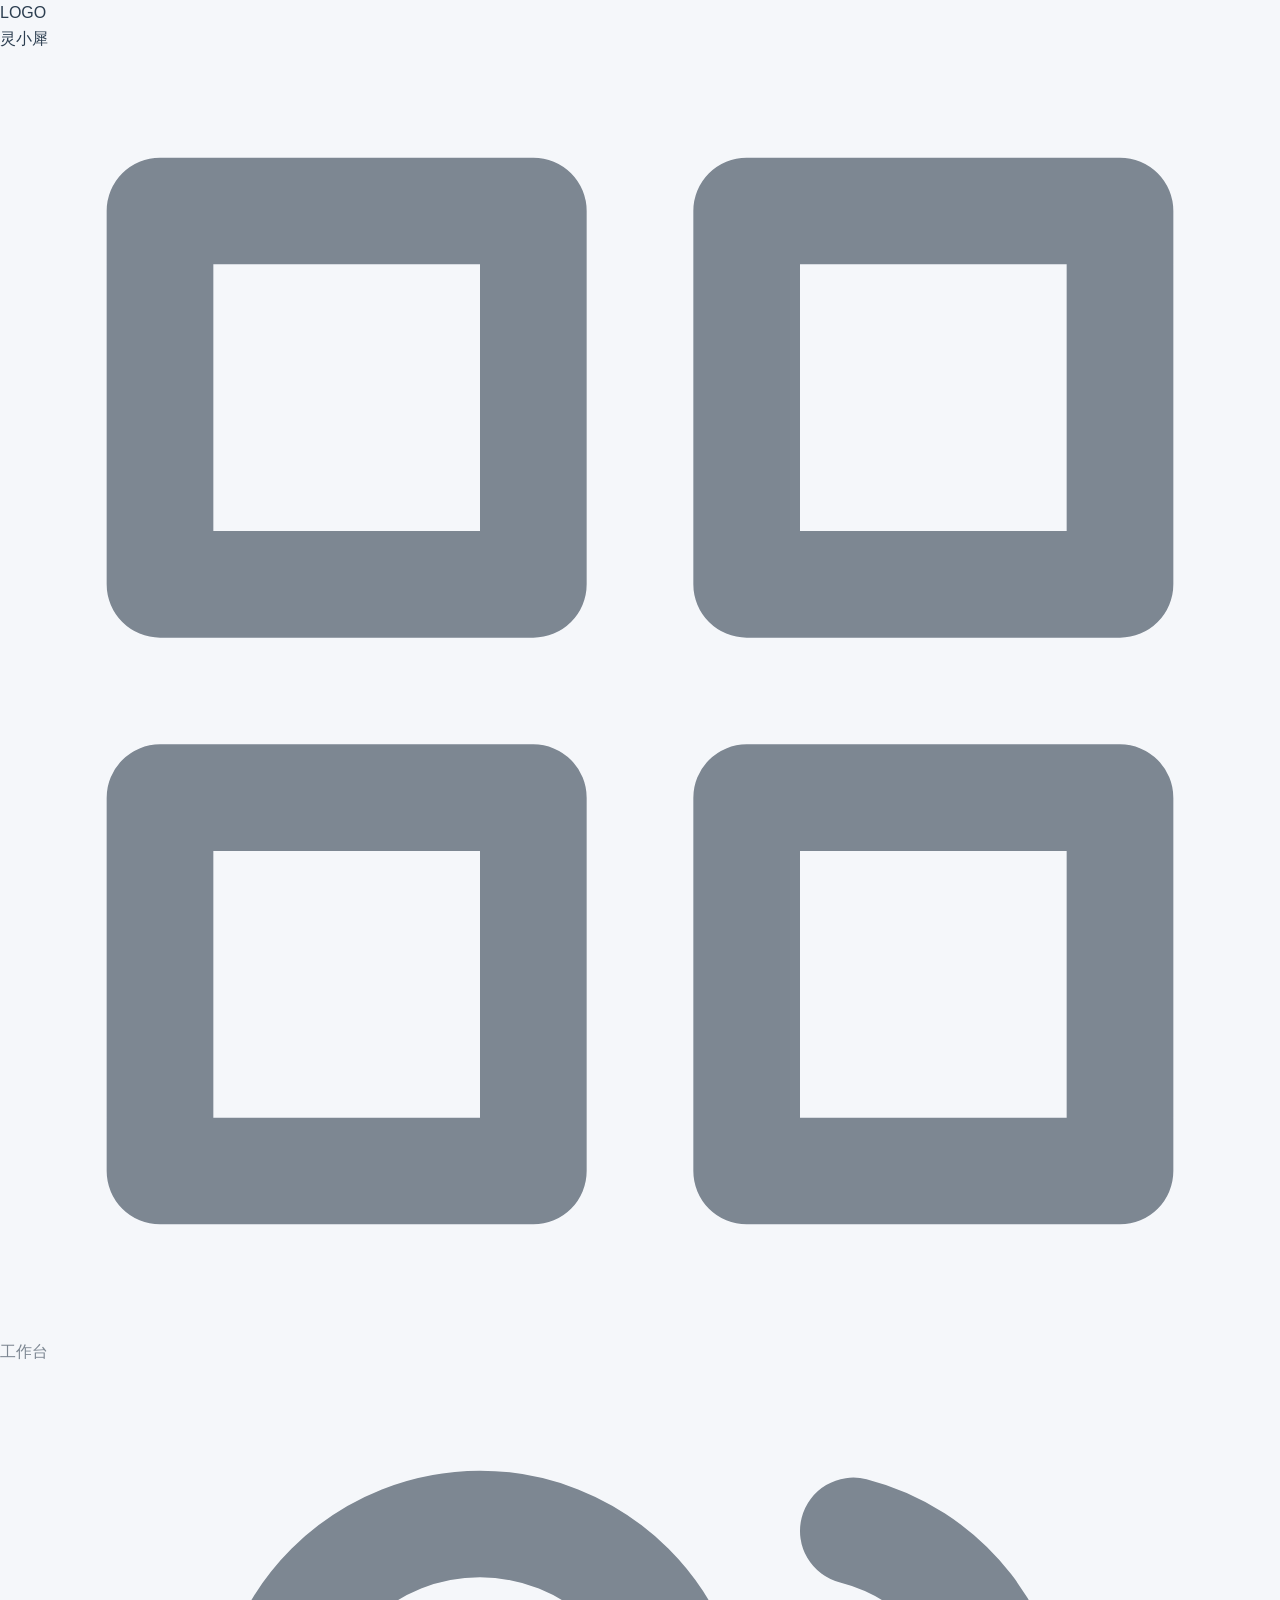
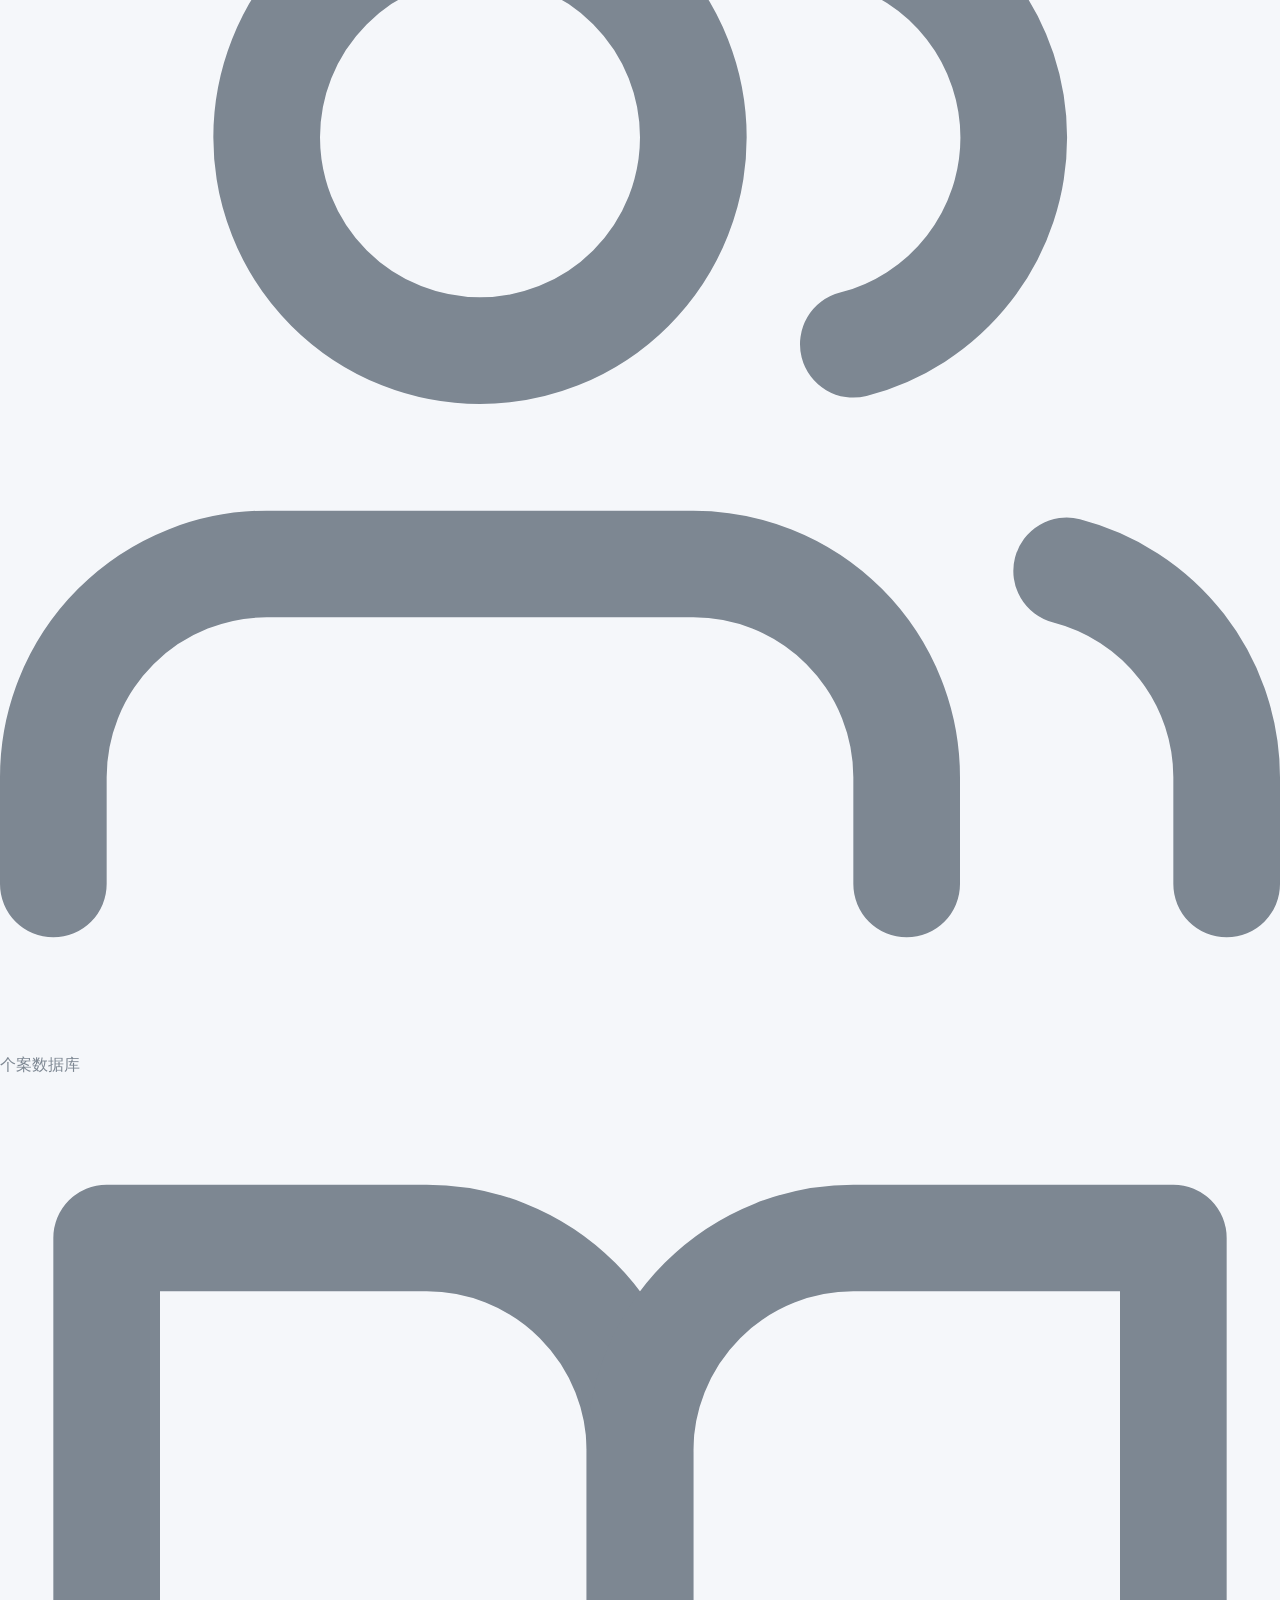
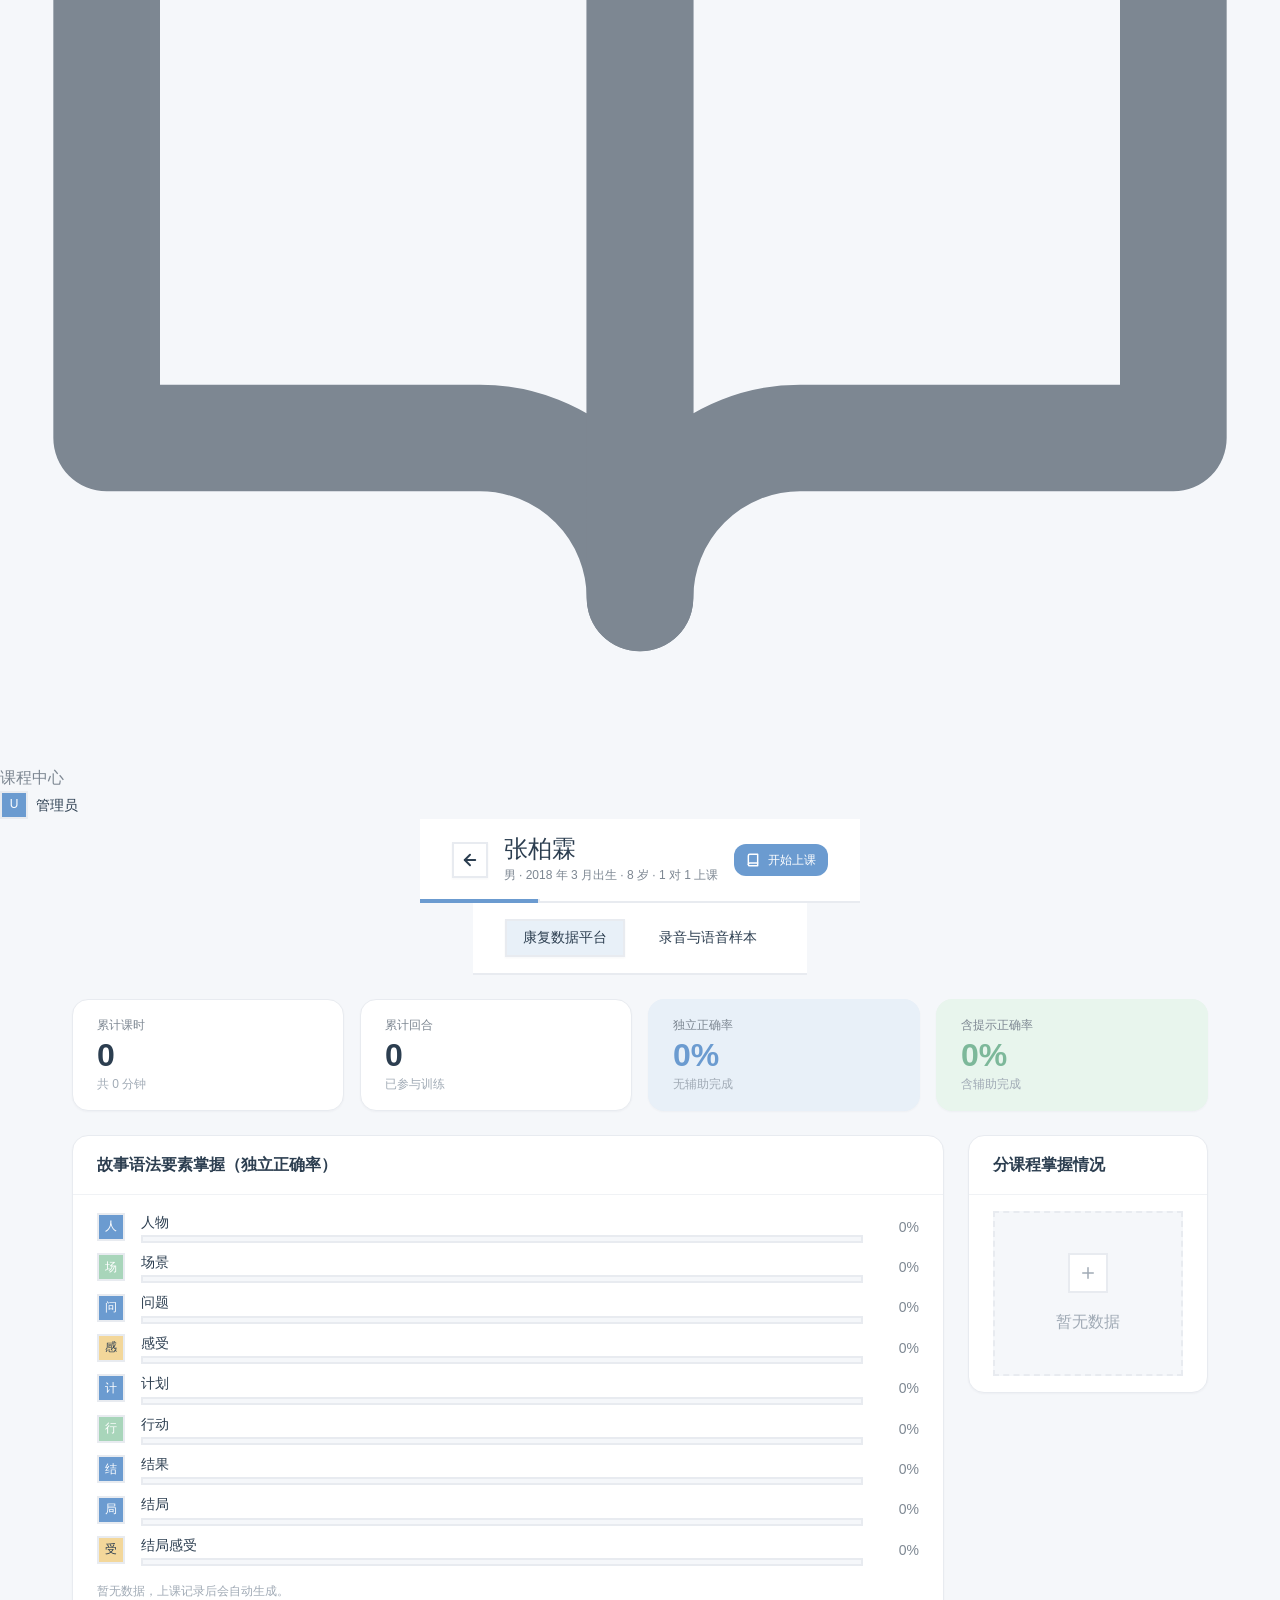
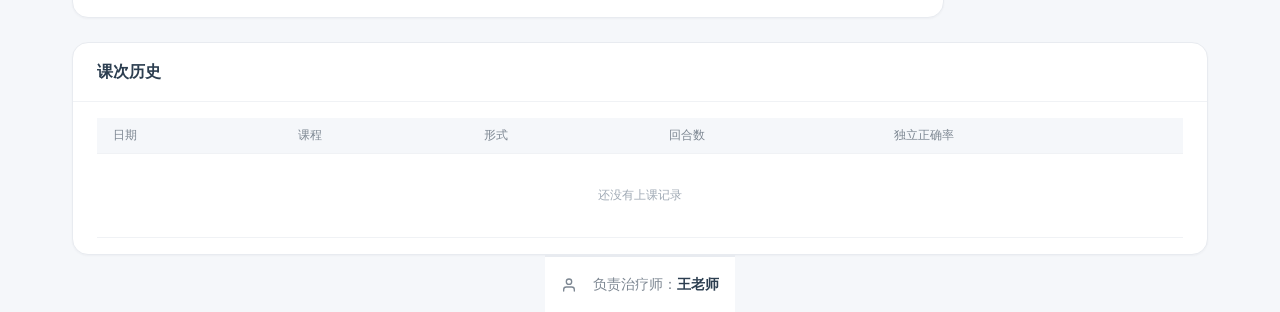
<file: UI方案二/case-detail.html>
<!DOCTYPE html>
<html lang="zh-CN">
<head>
  <meta charset="UTF-8">
  <meta name="viewport" content="width=device-width, initial-scale=1.0">
  <title>张柏霖 - 个案详情 - 灵小犀</title>
  <meta name="description" content="具体个案的康复数据、能力评估与课次历史">
  <link rel="stylesheet" href="../css/components.css">
  <style>
    /* 页面专属样式 */

    /* 顶部返回与标题 */
    .case-header {
      display: flex;
      align-items: center;
      justify-content: space-between;
      gap: var(--space-base);
      padding: var(--space-base) var(--space-xl);
      background-color: var(--color-surface);
      border-bottom: 2px solid var(--color-border);
      position: relative;
    }

    .case-header::after {
      content: "";
      position: absolute;
      bottom: -2px;
      left: 0;
      width: 120px;
      height: 4px;
      background-color: var(--color-primary);
      border-right: 2px solid var(--color-border);
    }

    .case-header__main {
      display: flex;
      align-items: center;
      gap: var(--space-base);
    }

    .back-link {
      display: inline-flex;
      align-items: center;
      justify-content: center;
      width: 36px;
      height: 36px;
      color: var(--color-text-primary);
      background-color: var(--color-surface);
      border: 2px solid var(--color-border);
      box-shadow: var(--shadow-sm);
      transition: transform var(--transition-fast), box-shadow var(--transition-fast);
    }

    .back-link:hover {
      background-color: var(--color-primary-light);
      transform: translate(-2px, -2px);
      box-shadow: var(--shadow-md);
    }

    .back-link:active {
      transform: translate(2px, 2px);
      box-shadow: none;
    }

    .case-title {
      display: flex;
      flex-direction: column;
      gap: 2px;
    }

    .case-title__name {
      font-size: var(--font-size-xl);
      font-weight: var(--font-weight-bold);
      color: var(--color-text-primary);
      line-height: 1.2;
    }

    .case-title__meta {
      font-size: var(--font-size-xs);
      color: var(--color-text-secondary);
    }

    /* 标签页 */
    .tabs {
      display: flex;
      gap: var(--space-base);
      padding: var(--space-base) var(--space-xl);
      background-color: var(--color-surface);
      border-bottom: 2px solid var(--color-border);
      flex-shrink: 0;
    }

    .tab {
      display: inline-flex;
      align-items: center;
      padding: var(--space-sm) var(--space-base);
      font-size: var(--font-size-sm);
      font-weight: var(--font-weight-bold);
      color: var(--color-text-primary);
      background-color: var(--color-surface);
      border: 2px solid transparent;
      cursor: pointer;
      transition: background-color var(--transition-fast), border-color var(--transition-fast), box-shadow var(--transition-fast);
    }

    .tab:hover {
      background-color: var(--color-background);
      border-color: var(--color-border);
      box-shadow: var(--shadow-sm);
    }

    .tab.is-active {
      color: var(--color-text-primary);
      background-color: var(--color-primary-light);
      border-color: var(--color-border);
      box-shadow: var(--shadow-sm);
    }

    /* 统计看板 */
    .stat-grid--4 {
      grid-template-columns: repeat(4, 1fr);
    }

    .stat-card--plain {
      background-color: var(--color-surface);
    }

    .stat-card--plain .stat-card__value {
      color: var(--color-text-primary);
    }

    /* 能力评估 */
    .skill-list {
      display: flex;
      flex-direction: column;
      gap: var(--space-sm);
    }

    .skill-item {
      display: grid;
      grid-template-columns: 28px 1fr 40px;
      align-items: center;
      gap: var(--space-base);
    }

    .skill-icon {
      width: 28px;
      height: 28px;
      display: flex;
      align-items: center;
      justify-content: center;
      font-size: var(--font-size-xs);
      font-weight: var(--font-weight-bold);
      color: var(--color-text-on-primary);
      background-color: var(--color-primary);
      border: 2px solid var(--color-border);
      flex-shrink: 0;
    }

    .skill-icon--secondary {
      background-color: var(--color-secondary);
    }

    .skill-icon--accent {
      background-color: var(--color-accent);
      color: var(--color-text-primary);
    }

    .skill-info {
      display: flex;
      flex-direction: column;
      gap: 2px;
    }

    .skill-name {
      font-size: var(--font-size-sm);
      font-weight: var(--font-weight-bold);
      color: var(--color-text-primary);
    }

    .skill-bar {
      height: 8px;
      background-color: var(--color-background);
      border: 2px solid var(--color-border);
      overflow: hidden;
    }

    .skill-bar__fill {
      height: 100%;
      background-color: var(--color-primary);
      transition: width var(--transition-base);
    }

    .skill-value {
      font-size: var(--font-size-sm);
      font-weight: var(--font-weight-bold);
      color: var(--color-text-secondary);
      text-align: right;
    }

    .skill-empty {
      margin-top: var(--space-base);
      font-size: var(--font-size-xs);
      color: var(--color-text-tertiary);
    }

    /* 空状态 */
    .empty-box {
      display: flex;
      flex-direction: column;
      align-items: center;
      justify-content: center;
      gap: var(--space-base);
      padding: var(--space-2xl);
      color: var(--color-text-tertiary);
      text-align: center;
      border: 2px dashed var(--color-border);
      background-color: var(--color-background);
      height: 100%;
      min-height: 120px;
    }

    .empty-box__icon {
      width: 40px;
      height: 40px;
      display: flex;
      align-items: center;
      justify-content: center;
      background-color: var(--color-surface);
      border: 2px solid var(--color-border);
    }

    /* 表格 */
    .history-table-wrapper {
      overflow: auto;
    }

    .history-table {
      min-width: 560px;
    }

    .history-table tbody td {
      color: var(--color-text-secondary);
    }

    .history-table .empty-cell {
      text-align: center;
      color: var(--color-text-tertiary);
      padding: var(--space-xl);
    }

    /* 治疗师信息 */
    .therapist-bar {
      display: flex;
      align-items: center;
      gap: var(--space-base);
      padding: var(--space-base);
      background-color: var(--color-surface);
      border-top: 2px solid var(--color-border);
      font-size: var(--font-size-sm);
      color: var(--color-text-secondary);
    }

    .therapist-bar strong {
      color: var(--color-text-primary);
    }

    /* 布局调整 */
    .main__body {
      padding-bottom: 0;
    }

    .history-card {
      flex: 0 0 auto;
    }

    /* 响应式 */
    @media (max-width: 1024px) {
      .stat-grid--4 {
        grid-template-columns: repeat(2, 1fr);
      }
    }

    @media (max-width: 768px) {
      .case-header {
        padding: var(--space-base) var(--space-lg);
      }

      .tabs {
        padding: var(--space-base) var(--space-lg);
      }

      .stat-grid--4 {
        grid-template-columns: repeat(2, 1fr);
      }
    }
  </style>
</head>
<body>
  <div class="app-layout">
    <!-- 侧边栏 -->
    <aside class="sidebar" role="navigation" aria-label="主导航">
      <div class="sidebar__brand">
        <div class="sidebar__logo">LOGO</div>
        <span class="sidebar__name">灵小犀</span>
      </div>
      <nav class="sidebar__nav">
        <a class="sidebar__link" href="#">
          <svg class="sidebar__icon" viewBox="0 0 24 24" fill="none" stroke="currentColor" stroke-width="2" stroke-linecap="round" stroke-linejoin="round" aria-hidden="true">
            <rect x="3" y="3" width="7" height="7"/>
            <rect x="14" y="3" width="7" height="7"/>
            <rect x="14" y="14" width="7" height="7"/>
            <rect x="3" y="14" width="7" height="7"/>
          </svg>
          工作台
        </a>
        <a class="sidebar__link is-active" href="case-database.html" aria-current="page">
          <svg class="sidebar__icon" viewBox="0 0 24 24" fill="none" stroke="currentColor" stroke-width="2" stroke-linecap="round" stroke-linejoin="round" aria-hidden="true">
            <path d="M17 21v-2a4 4 0 0 0-4-4H5a4 4 0 0 0-4 4v2"/>
            <circle cx="9" cy="7" r="4"/>
            <path d="M23 21v-2a4 4 0 0 0-3-3.87"/>
            <path d="M16 3.13a4 4 0 0 1 0 7.75"/>
          </svg>
          个案数据库
        </a>
        <a class="sidebar__link" href="#">
          <svg class="sidebar__icon" viewBox="0 0 24 24" fill="none" stroke="currentColor" stroke-width="2" stroke-linecap="round" stroke-linejoin="round" aria-hidden="true">
            <path d="M2 3h6a4 4 0 0 1 4 4v14a3 3 0 0 0-3-3H2z"/>
            <path d="M22 3h-6a4 4 0 0 0-4 4v14a3 3 0 0 1 3-3h7z"/>
          </svg>
          课程中心
        </a>
      </nav>
      <div class="sidebar__footer">
        <div style="display: flex; align-items: center; gap: var(--space-sm);">
          <div style="width: 28px; height: 28px; display: flex; align-items: center; justify-content: center; background-color: var(--color-primary); color: var(--color-text-on-primary); font-size: var(--font-size-xs); font-weight: var(--font-weight-bold); border: 2px solid var(--color-border);">U</div>
          <span style="font-size: var(--font-size-sm); font-weight: var(--font-weight-bold); color: var(--color-text-primary);">管理员</span>
        </div>
      </div>
    </aside>

    <!-- 主内容区 -->
    <main class="main">
      <!-- 顶部标题栏 -->
      <header class="case-header">
        <div class="case-header__main">
          <a class="back-link" href="case-database.html" aria-label="返回个案数据库">
            <svg width="18" height="18" viewBox="0 0 24 24" fill="none" stroke="currentColor" stroke-width="2.5" stroke-linecap="round" stroke-linejoin="round" aria-hidden="true">
              <line x1="19" y1="12" x2="5" y2="12"/>
              <polyline points="12 19 5 12 12 5"/>
            </svg>
          </a>
          <div class="case-title">
            <h1 class="case-title__name">张柏霖</h1>
            <p class="case-title__meta">男 · 2018 年 3 月出生 · 8 岁 · 1 对 1 上课</p>
          </div>
        </div>
        <button class="btn btn--primary btn--sm" type="button">
          <svg width="14" height="14" viewBox="0 0 24 24" fill="none" stroke="currentColor" stroke-width="2.5" stroke-linecap="round" stroke-linejoin="round" aria-hidden="true">
            <path d="M4 19.5A2.5 2.5 0 0 1 6.5 17H20"/>
            <path d="M6.5 2H20v20H6.5A2.5 2.5 0 0 1 4 19.5v-15A2.5 2.5 0 0 1 6.5 2z"/>
          </svg>
          开始上课
        </button>
      </header>

      <!-- 标签页 -->
      <nav class="tabs" aria-label="个案数据标签">
        <button class="tab is-active" type="button" aria-current="page">康复数据平台</button>
        <button class="tab" type="button">录音与语音样本</button>
      </nav>

      <div class="main__body">
        <!-- 统计看板 -->
        <section class="stat-grid stat-grid--4" aria-label="康复数据概览">
          <article class="stat-card stat-card--plain">
            <span class="stat-card__label">累计课时</span>
            <strong class="stat-card__value">0</strong>
            <span class="stat-card__trend">共 0 分钟</span>
          </article>
          <article class="stat-card stat-card--plain">
            <span class="stat-card__label">累计回合</span>
            <strong class="stat-card__value">0</strong>
            <span class="stat-card__trend">已参与训练</span>
          </article>
          <article class="stat-card stat-card--primary">
            <span class="stat-card__label">独立正确率</span>
            <strong class="stat-card__value">0%</strong>
            <span class="stat-card__trend">无辅助完成</span>
          </article>
          <article class="stat-card stat-card--secondary">
            <span class="stat-card__label">含提示正确率</span>
            <strong class="stat-card__value">0%</strong>
            <span class="stat-card__trend">含辅助完成</span>
          </article>
        </section>

        <!-- 两栏内容 -->
        <div class="content-grid">
          <!-- 左侧：故事语法要素掌握 -->
          <section class="card" aria-labelledby="skill-title">
            <div class="card__header">
              <h2 class="card__title" id="skill-title">故事语法要素掌握（独立正确率）</h2>
            </div>
            <div class="card__body">
              <div class="skill-list">
                <div class="skill-item">
                  <div class="skill-icon">人</div>
                  <div class="skill-info">
                    <span class="skill-name">人物</span>
                    <div class="skill-bar">
                      <div class="skill-bar__fill" style="width: 0%"></div>
                    </div>
                  </div>
                  <span class="skill-value">0%</span>
                </div>
                <div class="skill-item">
                  <div class="skill-icon skill-icon--secondary">场</div>
                  <div class="skill-info">
                    <span class="skill-name">场景</span>
                    <div class="skill-bar">
                      <div class="skill-bar__fill" style="width: 0%"></div>
                    </div>
                  </div>
                  <span class="skill-value">0%</span>
                </div>
                <div class="skill-item">
                  <div class="skill-icon">问</div>
                  <div class="skill-info">
                    <span class="skill-name">问题</span>
                    <div class="skill-bar">
                      <div class="skill-bar__fill" style="width: 0%"></div>
                    </div>
                  </div>
                  <span class="skill-value">0%</span>
                </div>
                <div class="skill-item">
                  <div class="skill-icon skill-icon--accent">感</div>
                  <div class="skill-info">
                    <span class="skill-name">感受</span>
                    <div class="skill-bar">
                      <div class="skill-bar__fill" style="width: 0%"></div>
                    </div>
                  </div>
                  <span class="skill-value">0%</span>
                </div>
                <div class="skill-item">
                  <div class="skill-icon">计</div>
                  <div class="skill-info">
                    <span class="skill-name">计划</span>
                    <div class="skill-bar">
                      <div class="skill-bar__fill" style="width: 0%"></div>
                    </div>
                  </div>
                  <span class="skill-value">0%</span>
                </div>
                <div class="skill-item">
                  <div class="skill-icon skill-icon--secondary">行</div>
                  <div class="skill-info">
                    <span class="skill-name">行动</span>
                    <div class="skill-bar">
                      <div class="skill-bar__fill" style="width: 0%"></div>
                    </div>
                  </div>
                  <span class="skill-value">0%</span>
                </div>
                <div class="skill-item">
                  <div class="skill-icon">结</div>
                  <div class="skill-info">
                    <span class="skill-name">结果</span>
                    <div class="skill-bar">
                      <div class="skill-bar__fill" style="width: 0%"></div>
                    </div>
                  </div>
                  <span class="skill-value">0%</span>
                </div>
                <div class="skill-item">
                  <div class="skill-icon">局</div>
                  <div class="skill-info">
                    <span class="skill-name">结局</span>
                    <div class="skill-bar">
                      <div class="skill-bar__fill" style="width: 0%"></div>
                    </div>
                  </div>
                  <span class="skill-value">0%</span>
                </div>
                <div class="skill-item">
                  <div class="skill-icon skill-icon--accent">受</div>
                  <div class="skill-info">
                    <span class="skill-name">结局感受</span>
                    <div class="skill-bar">
                      <div class="skill-bar__fill" style="width: 0%"></div>
                    </div>
                  </div>
                  <span class="skill-value">0%</span>
                </div>
              </div>
              <p class="skill-empty">暂无数据，上课记录后会自动生成。</p>
            </div>
          </section>

          <!-- 右侧：分课程掌握情况 -->
          <section class="card" aria-labelledby="course-title">
            <div class="card__header">
              <h2 class="card__title" id="course-title">分课程掌握情况</h2>
            </div>
            <div class="card__body">
              <div class="empty-box">
                <div class="empty-box__icon">
                  <svg width="18" height="18" viewBox="0 0 24 24" fill="none" stroke="currentColor" stroke-width="2" stroke-linecap="round" stroke-linejoin="round" aria-hidden="true">
                    <line x1="12" y1="5" x2="12" y2="19"/>
                    <line x1="5" y1="12" x2="19" y2="12"/>
                  </svg>
                </div>
                <span>暂无数据</span>
              </div>
            </div>
          </section>
        </div>

        <!-- 课次历史 -->
        <section class="card history-card" aria-labelledby="history-title">
          <div class="card__header">
            <h2 class="card__title" id="history-title">课次历史</h2>
          </div>
          <div class="card__body history-table-wrapper">
            <table class="table history-table">
              <thead>
                <tr>
                  <th>日期</th>
                  <th>课程</th>
                  <th>形式</th>
                  <th>回合数</th>
                  <th>独立正确率</th>
                </tr>
              </thead>
              <tbody>
                <tr>
                  <td colspan="5" class="empty-cell">还没有上课记录</td>
                </tr>
              </tbody>
            </table>
          </div>
        </section>
      </div>

      <!-- 底部治疗师信息 -->
      <div class="therapist-bar">
        <svg width="16" height="16" viewBox="0 0 24 24" fill="none" stroke="currentColor" stroke-width="2" stroke-linecap="round" stroke-linejoin="round" aria-hidden="true">
          <path d="M20 21v-2a4 4 0 0 0-4-4H8a4 4 0 0 0-4 4v2"/>
          <circle cx="12" cy="7" r="4"/>
        </svg>
        <span>负责治疗师：<strong>王老师</strong></span>
      </div>
    </main>
  </div>
</body>
</html>
</file>
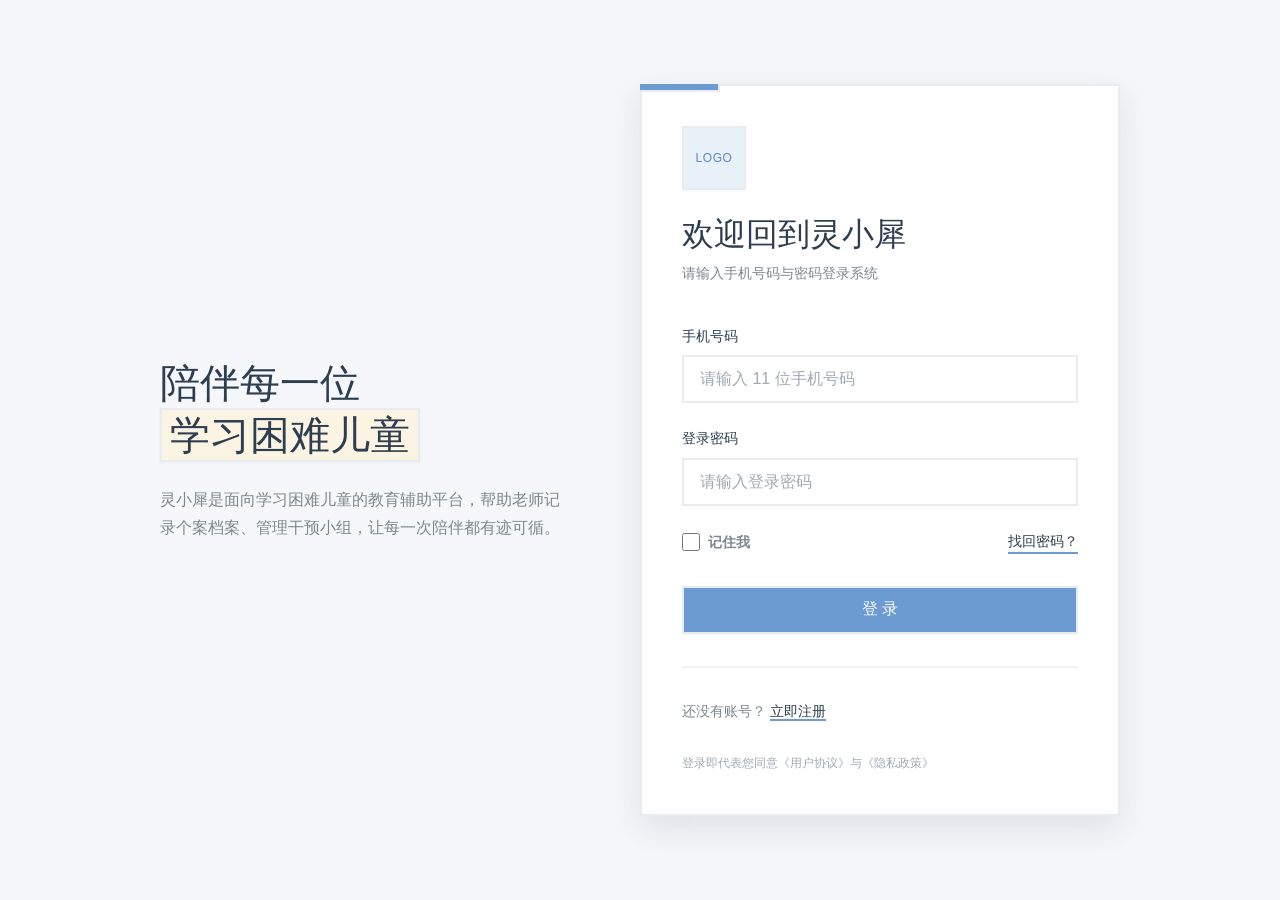
<file: UI方案二/login.html>
<!DOCTYPE html>
<html lang="zh-CN">
<head>
  <meta charset="UTF-8">
  <meta name="viewport" content="width=device-width, initial-scale=1.0">
  <title>登录 - 灵小犀</title>
  <meta name="description" content="学习困难儿童辅助平台登录">
  <link rel="stylesheet" href="../css/tokens.css">
  <style>
    /* 基础重置 */
    *,
    *::before,
    *::after {
      box-sizing: border-box;
      margin: 0;
      padding: 0;
    }

    html {
      font-size: 16px;
    }

    body {
      min-height: 100vh;
      font-family: var(--font-family-base);
      font-size: var(--font-size-base);
      line-height: var(--line-height-normal);
      color: var(--color-text-primary);
      background-color: var(--color-background);
      display: flex;
      align-items: center;
      justify-content: center;
      padding: var(--space-xl);
    }

    a {
      color: var(--color-text-primary);
      text-decoration: none;
      border-bottom: 2px solid var(--color-primary);
      transition: background-color var(--transition-fast);
    }

    a:hover,
    a:focus {
      color: var(--color-text-primary);
      background-color: var(--color-primary-light);
    }

    /* 登录页容器 */
    .login-page {
      width: 100%;
      max-width: 960px;
      display: flex;
      align-items: center;
      justify-content: space-between;
      gap: var(--space-3xl);
    }

    /* 左侧文案区 */
    .login-hero {
      display: none;
      flex-direction: column;
      gap: var(--space-lg);
      flex: 1;
      max-width: 400px;
    }

    .login-hero__title {
      font-size: var(--font-size-3xl);
      font-weight: var(--font-weight-bold);
      line-height: var(--line-height-tight);
      color: var(--color-text-primary);
    }

    .login-hero__title span {
      display: inline-block;
      padding: 0 var(--space-sm);
      background-color: var(--color-accent-light);
      border: 2px solid var(--color-border);
      box-shadow: var(--shadow-sm);
    }

    .login-hero__text {
      font-size: var(--font-size-base);
      color: var(--color-text-secondary);
      line-height: var(--line-height-relaxed);
    }

    /* 登录卡片 */
    .login-card {
      width: 100%;
      max-width: 480px;
      background-color: var(--color-surface);
      border: 2px solid var(--color-border);
      box-shadow: var(--shadow-lg);
      padding: var(--space-2xl);
      position: relative;
      flex-shrink: 0;
    }

    /* 顶部装饰块 */
    .login-card::before {
      content: "";
      position: absolute;
      top: -2px;
      left: -2px;
      width: 80px;
      height: 8px;
      background-color: var(--color-primary);
      border-right: 2px solid var(--color-border);
      border-bottom: 2px solid var(--color-border);
    }

    /* 登录头部 */
    .login-header {
      margin-bottom: var(--space-2xl);
    }

    .login-logo {
      width: 64px;
      height: 64px;
      margin-bottom: var(--space-lg);
      background-color: var(--color-primary-light);
      border: 2px solid var(--color-border);
      box-shadow: var(--shadow-sm);
      display: flex;
      align-items: center;
      justify-content: center;
    }

    /* Logo 占位区域，客户可将此处替换为真实 logo 图片 */
    .login-logo.is-placeholder {
      color: var(--color-primary-hover);
      font-size: var(--font-size-xs);
      font-weight: var(--font-weight-bold);
      letter-spacing: 0.05em;
    }

    .login-title {
      font-size: var(--font-size-2xl);
      font-weight: var(--font-weight-bold);
      line-height: var(--line-height-tight);
      color: var(--color-text-primary);
      margin-bottom: var(--space-sm);
    }

    .login-subtitle {
      font-size: var(--font-size-sm);
      color: var(--color-text-secondary);
    }

    /* 表单 */
    .login-form {
      display: flex;
      flex-direction: column;
      gap: var(--space-lg);
    }

    .form-group {
      display: flex;
      flex-direction: column;
      gap: var(--space-sm);
    }

    .form-label {
      font-size: var(--font-size-sm);
      font-weight: var(--font-weight-bold);
      color: var(--color-text-primary);
    }

    .form-input {
      width: 100%;
      height: 48px;
      padding: 0 var(--space-base);
      font-family: inherit;
      font-size: var(--font-size-base);
      color: var(--color-text-primary);
      background-color: var(--color-surface);
      border: 2px solid var(--color-border);
      outline: none;
      transition: transform var(--transition-fast), box-shadow var(--transition-fast);
    }

    .form-input::placeholder {
      color: var(--color-text-tertiary);
    }

    .form-input:hover {
      transform: translate(-2px, -2px);
      box-shadow: var(--shadow-sm);
    }

    .form-input:focus {
      border-color: var(--color-border-focus);
      box-shadow: var(--shadow-md);
      transform: translate(-2px, -2px);
    }

    .form-input.is-invalid {
      border-color: var(--color-error);
      background-color: var(--color-error-light);
    }

    .form-error {
      display: none;
      font-size: var(--font-size-xs);
      font-weight: var(--font-weight-bold);
      color: var(--color-error);
    }

    .form-input.is-invalid + .form-error {
      display: block;
    }

    /* 表单选项 */
    .form-options {
      display: flex;
      align-items: center;
      justify-content: space-between;
      font-size: var(--font-size-sm);
    }

    .remember-me {
      display: flex;
      align-items: center;
      gap: var(--space-sm);
      color: var(--color-text-secondary);
      cursor: pointer;
      font-weight: var(--font-weight-semibold);
    }

    .remember-me input[type="checkbox"] {
      width: 18px;
      height: 18px;
      accent-color: var(--color-primary);
      cursor: pointer;
      border: 2px solid var(--color-border);
    }

    .forgot-link {
      color: var(--color-text-primary);
      font-weight: var(--font-weight-bold);
      border-bottom: 2px solid var(--color-primary);
    }

    .forgot-link:hover,
    .forgot-link:focus {
      color: var(--color-text-primary);
      background-color: var(--color-primary-light);
    }

    /* 登录按钮 */
    .login-button {
      width: 100%;
      height: 48px;
      margin-top: var(--space-sm);
      font-family: inherit;
      font-size: var(--font-size-base);
      font-weight: var(--font-weight-bold);
      color: var(--color-text-on-primary);
      background-color: var(--color-primary);
      border: 2px solid var(--color-border);
      box-shadow: var(--shadow-sm);
      cursor: pointer;
      transition: transform var(--transition-fast), box-shadow var(--transition-fast), background-color var(--transition-fast);
    }

    .login-button:hover {
      background-color: var(--color-primary-hover);
      transform: translate(-2px, -2px);
      box-shadow: var(--shadow-md);
    }

    .login-button:active {
      transform: translate(2px, 2px);
      box-shadow: none;
    }

    /* 注册提示 */
    .register-hint {
      text-align: left;
      margin-top: var(--space-xl);
      padding-top: var(--space-xl);
      border-top: 2px solid var(--color-divider);
      font-size: var(--font-size-sm);
      color: var(--color-text-secondary);
    }

    .register-hint a {
      color: var(--color-text-primary);
      font-weight: var(--font-weight-bold);
      margin-left: var(--space-xs);
    }

    /* 底部装饰 */
    .login-footer {
      margin-top: var(--space-xl);
      text-align: left;
      font-size: var(--font-size-xs);
      color: var(--color-text-tertiary);
    }

    /* 响应式 */
    @media (min-width: 1024px) {
      .login-hero {
        display: flex;
      }
    }

    @media (max-width: 1023px) {
      .login-page {
        justify-content: center;
      }
    }

    @media (max-width: 480px) {
      body {
        justify-content: center;
        padding: var(--space-base);
      }

      .login-card {
        padding: var(--space-xl) var(--space-lg);
      }

      .login-title {
        font-size: var(--font-size-xl);
      }
    }
  </style>
</head>
<body>
  <div class="login-page">
    <!-- 左侧品牌文案区 -->
    <section class="login-hero" aria-label="灵小犀介绍">
      <h2 class="login-hero__title">陪伴每一位<br><span>学习困难儿童</span></h2>
      <p class="login-hero__text">
        灵小犀是面向学习困难儿童的教育辅助平台，帮助老师记录个案档案、管理干预小组，让每一次陪伴都有迹可循。
      </p>
    </section>

    <main class="login-card" role="main">
    <div class="login-header">
      <!-- 客户可将下方占位区域替换为真实 logo 图片，例如：<img src="../assets/images/logo.png" alt="灵小犀 Logo"> -->
      <div class="login-logo is-placeholder" aria-label="灵小犀 Logo 占位">
        LOGO
      </div>
      <h1 class="login-title">欢迎回到灵小犀</h1>
      <p class="login-subtitle">请输入手机号码与密码登录系统</p>
    </div>

    <form class="login-form" id="loginForm" novalidate>
      <div class="form-group">
        <label class="form-label" for="phone">手机号码</label>
        <input
          class="form-input"
          id="phone"
          name="phone"
          type="tel"
          placeholder="请输入 11 位手机号码"
          autocomplete="tel"
          maxlength="11"
          required
        >
        <span class="form-error" id="phoneError">请输入正确的 11 位手机号码</span>
      </div>

      <div class="form-group">
        <label class="form-label" for="password">登录密码</label>
        <input
          class="form-input"
          id="password"
          name="password"
          type="password"
          placeholder="请输入登录密码"
          autocomplete="current-password"
          minlength="6"
          required
        >
        <span class="form-error" id="passwordError">密码长度不能少于 6 位</span>
      </div>

      <div class="form-options">
        <label class="remember-me">
          <input type="checkbox" name="remember" id="remember">
          <span>记住我</span>
        </label>
        <a class="forgot-link" href="#">找回密码？</a>
      </div>

      <button class="login-button" type="submit">登 录</button>
    </form>

    <p class="register-hint">
      还没有账号？<a href="#">立即注册</a>
    </p>

    <footer class="login-footer">
      登录即代表您同意《用户协议》与《隐私政策》
    </footer>
  </main>
  </div>

  <script>
    (function () {
      const form = document.getElementById('loginForm');
      const phoneInput = document.getElementById('phone');
      const passwordInput = document.getElementById('password');

      function validatePhone(value) {
        return /^1[3-9]\d{9}$/.test(value);
      }

      function setInvalid(input, isInvalid) {
        input.classList.toggle('is-invalid', isInvalid);
      }

      phoneInput.addEventListener('input', function () {
        setInvalid(phoneInput, false);
      });

      passwordInput.addEventListener('input', function () {
        setInvalid(passwordInput, false);
      });

      form.addEventListener('submit', function (event) {
        event.preventDefault();

        const phone = phoneInput.value.trim();
        const password = passwordInput.value.trim();
        let hasError = false;

        if (!validatePhone(phone)) {
          setInvalid(phoneInput, true);
          hasError = true;
        }

        if (password.length < 6) {
          setInvalid(passwordInput, true);
          hasError = true;
        }

        if (!hasError) {
          // 演示项目：仅在前端提示登录成功
          alert('登录信息校验通过（演示项目，未连接后端）');
        }
      });
    })();
  </script>
</body>
</html>
</file>
<file: css/components.css>
/**
 * 通用组件样式
 * 全站共享的按钮、卡片、表格、表单、导航等组件。
 * 颜色、间距、圆角等视觉属性均引用 tokens.css 中的 CSS 变量。
 */

@import url("tokens.css");

/* ======================
   基础重置与布局
   ====================== */
*,
*::before,
*::after {
  box-sizing: border-box;
  margin: 0;
  padding: 0;
}

html {
  font-size: 16px;
}

body {
  min-height: 100vh;
  font-family: var(--font-family-base);
  font-size: var(--font-size-base);
  line-height: var(--line-height-normal);
  color: var(--color-text-primary);
  background-color: var(--color-background);
}

a {
  color: var(--color-text-secondary);
  text-decoration: none;
  transition: color var(--transition-fast);
}

a:hover,
a:focus {
  color: var(--color-primary);
}

/* ======================
   按钮 / Button
   ====================== */
.btn {
  display: inline-flex;
  align-items: center;
  justify-content: center;
  gap: var(--space-sm);
  height: 40px;
  padding: 0 var(--space-base);
  font-family: inherit;
  font-size: var(--font-size-sm);
  font-weight: var(--font-weight-medium);
  line-height: 1;
  border: none;
  border-radius: var(--radius-md);
  cursor: pointer;
  transition: background-color var(--transition-fast),
    color var(--transition-fast), transform var(--transition-fast);
}

.btn:active {
  transform: scale(0.98);
}

.btn--primary {
  color: var(--color-text-on-primary);
  background-color: var(--color-primary);
}

.btn--primary:hover {
  background-color: var(--color-primary-hover);
}

.btn--secondary {
  color: var(--color-text-primary);
  background-color: var(--color-surface);
  border: 1px solid var(--color-border);
}

.btn--secondary:hover {
  background-color: var(--color-background);
}

.btn--ghost {
  color: var(--color-text-secondary);
  background-color: transparent;
}

.btn--ghost:hover {
  color: var(--color-primary);
  background-color: var(--color-primary-light);
}

.btn--sm {
  height: 32px;
  padding: 0 var(--space-md);
  font-size: var(--font-size-xs);
}

.btn--primary-outline {
  color: var(--color-primary);
  background-color: var(--color-surface);
  border: 1px solid var(--color-primary);
}

.btn--primary-outline:hover {
  color: var(--color-text-on-primary);
  background-color: var(--color-primary);
}

.btn--danger {
  color: var(--color-text-on-primary);
  background-color: var(--color-error);
}

.btn--danger:hover {
  background-color: var(--color-error-dark);
}

/* 大按钮，用于重要操作 */
.btn--large {
  padding: var(--space-base) var(--space-lg);
  font-size: var(--font-size-md);
  font-weight: var(--font-weight-semibold);
  box-shadow: var(--shadow-md);
}

.btn--large .btn__icon {
  width: 20px;
  height: 20px;
}

.btn--icon {
  width: 32px;
  height: 32px;
  padding: 0;
  color: var(--color-text-secondary);
  background-color: transparent;
  border-radius: var(--radius-sm);
}

.btn--icon:hover {
  color: var(--color-primary);
  background-color: var(--color-primary-light);
}

.btn--icon.is-danger:hover {
  color: var(--color-error);
  background-color: var(--color-error-light);
}

/* ======================
   头像 / Avatar
   ====================== */
.avatar {
  width: 28px;
  height: 28px;
  display: flex;
  align-items: center;
  justify-content: center;
  background-color: var(--color-primary-light);
  color: var(--color-primary);
  font-size: var(--font-size-xs);
  font-weight: var(--font-weight-semibold);
  border-radius: var(--radius-full);
  flex-shrink: 0;
}

/* ======================
   卡片 / Card
   ====================== */
.card {
  background-color: var(--color-surface);
  border-radius: var(--radius-lg);
  box-shadow: var(--shadow-sm);
  border: 1px solid var(--color-border);
  display: flex;
  flex-direction: column;
  min-height: 0;
}

.card__header {
  display: flex;
  align-items: center;
  justify-content: space-between;
  gap: var(--space-base);
  padding: var(--space-base) var(--space-lg);
  border-bottom: 1px solid var(--color-divider);
  flex-shrink: 0;
}

.card__title {
  font-size: var(--font-size-base);
  font-weight: var(--font-weight-semibold);
  color: var(--color-text-primary);
}

.card__body {
  padding: var(--space-base) var(--space-lg);
  flex: 1;
  min-height: 0;
  overflow: auto;
}

/* ======================
   表格 / Table
   ====================== */
.table {
  width: 100%;
  border-collapse: collapse;
  font-size: var(--font-size-xs);
}

.table thead {
  background-color: var(--color-background);
}

.table th,
.table td {
  padding: var(--space-sm) var(--space-base);
  text-align: left;
  border-bottom: 1px solid var(--color-divider);
}

.table th {
  font-weight: var(--font-weight-medium);
  color: var(--color-text-secondary);
  white-space: nowrap;
}

.table td {
  color: var(--color-text-primary);
}

.table tbody tr:hover {
  background-color: var(--color-background);
}

.table__actions {
  display: flex;
  align-items: center;
  gap: var(--space-xs);
}

.table__action {
  display: inline-flex;
  align-items: center;
  gap: var(--space-xs);
  font-size: var(--font-size-xs);
  color: var(--color-text-secondary);
}

.table__action:hover {
  color: var(--color-primary);
}

/* ======================
   全宽表格卡片 / Table Card
   ====================== */
.table-card .card__body {
  padding: 0;
}

/* ======================
   标签 / Tag
   ====================== */
.tag {
  display: inline-flex;
  align-items: center;
  padding: 2px var(--space-sm);
  font-size: var(--font-size-xs);
  font-weight: var(--font-weight-medium);
  border-radius: var(--radius-full);
  white-space: nowrap;
}

.tag--primary {
  color: var(--color-primary);
  background-color: var(--color-primary-light);
}

/* ======================
   工具类 / Utilities
   ====================== */
.text-muted {
  color: var(--color-text-tertiary);
}

/* ======================
   表单输入 / Form Input
   ====================== */
.input {
  width: 100%;
  height: 40px;
  padding: 0 var(--space-base);
  font-family: inherit;
  font-size: var(--font-size-sm);
  color: var(--color-text-primary);
  background-color: var(--color-surface);
  border: 1px solid var(--color-border);
  border-radius: var(--radius-md);
  outline: none;
  transition: border-color var(--transition-fast), box-shadow var(--transition-fast);
}

.input::placeholder {
  color: var(--color-text-tertiary);
}

.input:hover {
  border-color: var(--color-text-tertiary);
}

.input:focus {
  border-color: var(--color-border-focus);
  box-shadow: 0 0 0 3px var(--color-primary-light);
}

/* ======================
   应用布局 / App Layout
   ====================== */
.app-layout {
  display: flex;
  flex-direction: column;
  min-height: 100vh;
}

/* ======================
   顶部导航 / Top Navigation
   ====================== */
.topnav {
  position: sticky;
  top: 0;
  z-index: 100;
  display: flex;
  align-items: center;
  justify-content: space-between;
  gap: var(--space-base);
  height: 64px;
  padding: 0 var(--space-xl);
  background-color: rgba(255, 255, 255, 0.95);
  backdrop-filter: blur(10px);
  border-bottom: 1px solid var(--color-border);
}

.topnav__brand {
  display: flex;
  align-items: center;
  gap: var(--space-base);
}

.topnav__logo {
  width: 36px;
  height: 36px;
  display: flex;
  align-items: center;
  justify-content: center;
  background-color: var(--color-primary-light);
  color: var(--color-primary);
  font-size: var(--font-size-xs);
  font-weight: var(--font-weight-semibold);
  border-radius: var(--radius-md);
}

.topnav__name {
  font-size: var(--font-size-base);
  font-weight: var(--font-weight-semibold);
  color: var(--color-text-primary);
}

.topnav__nav {
  display: flex;
  align-items: center;
  gap: var(--space-xs);
}

.topnav__link {
  display: flex;
  align-items: center;
  gap: var(--space-sm);
  padding: var(--space-sm) var(--space-base);
  font-size: var(--font-size-sm);
  font-weight: var(--font-weight-medium);
  color: var(--color-text-secondary);
  border-radius: var(--radius-md);
  transition: background-color var(--transition-fast),
    color var(--transition-fast);
}

.topnav__link:hover {
  color: var(--color-text-primary);
  background-color: var(--color-background);
}

.topnav__link.is-active {
  color: var(--color-primary);
  background-color: var(--color-primary-light);
}

.topnav__icon {
  width: 18px;
  height: 18px;
  flex-shrink: 0;
}

.topnav__user {
  display: flex;
  align-items: center;
  gap: var(--space-sm);
  font-size: var(--font-size-sm);
  color: var(--color-text-secondary);
}

/* ======================
   主内容区 / Main
   ====================== */
.main {
  flex: 1;
  display: flex;
  flex-direction: column;
  align-items: center;
  min-width: 0;
  min-height: 0;
  overflow-y: auto;
}

.main__header {
  width: 100%;
  max-width: 1200px;
  margin: 0 auto;
  display: flex;
  align-items: center;
  justify-content: space-between;
  gap: var(--space-base);
  padding: var(--space-lg) var(--space-xl);
  background-color: var(--color-surface);
  border-bottom: 1px solid var(--color-border);
}

.main__actions {
  display: flex;
  align-items: center;
  gap: var(--space-base);
}

.main__title {
  font-size: var(--font-size-xl);
  font-weight: var(--font-weight-semibold);
  color: var(--color-text-primary);
  line-height: 1.3;
}

.main__subtitle {
  font-size: var(--font-size-xs);
  color: var(--color-text-secondary);
}

.main__body {
  width: 100%;
  max-width: 1200px;
  margin: 0 auto;
  flex: 1;
  padding: var(--space-lg) var(--space-xl);
  display: flex;
  flex-direction: column;
  gap: var(--space-lg);
  min-height: 0;
}

/* ======================
   统计卡片 / Stat Cards
   ====================== */
.stat-grid {
  display: grid;
  grid-template-columns: repeat(3, 1fr);
  gap: var(--space-base);
  flex-shrink: 0;
}

.stat-card {
  display: flex;
  flex-direction: column;
  gap: var(--space-xs);
  padding: var(--space-base) var(--space-lg);
  background-color: var(--color-surface);
  border-radius: var(--radius-lg);
  box-shadow: var(--shadow-sm);
  border: 1px solid var(--color-border);
}

.stat-card__label {
  font-size: var(--font-size-xs);
  color: var(--color-text-secondary);
}

.stat-card__value {
  font-size: var(--font-size-2xl);
  font-weight: var(--font-weight-semibold);
  color: var(--color-text-primary);
  line-height: 1;
}

.stat-card__trend {
  font-size: var(--font-size-xs);
  color: var(--color-text-tertiary);
}

.stat-card--primary {
  background-color: var(--color-primary-light);
  border-color: transparent;
}

.stat-card--primary .stat-card__value {
  color: var(--color-primary);
}

.stat-card--secondary {
  background-color: var(--color-secondary-light);
  border-color: transparent;
}

.stat-card--secondary .stat-card__value {
  color: var(--color-success);
}

.stat-card--accent {
  background-color: var(--color-accent-light);
  border-color: transparent;
}

.stat-card--accent .stat-card__value {
  color: var(--color-warning);
}

/* ======================
   内容分栏 / Content Grid
   ====================== */
.content-grid {
  display: grid;
  grid-template-columns: 1fr 240px;
  gap: var(--space-lg);
  flex: 1;
  min-height: 0;
  align-items: start;
}

@media (max-width: 1024px) {
  .content-grid {
    grid-template-columns: 1fr;
  }
}

/* ======================
   工具栏 / Toolbar
   ====================== */
.toolbar {
  display: flex;
  align-items: center;
  justify-content: space-between;
  gap: var(--space-base);
  padding: var(--space-sm) var(--space-lg);
  background-color: var(--color-surface);
  border-bottom: 1px solid var(--color-divider);
}

.toolbar__filters {
  display: flex;
  align-items: center;
  gap: var(--space-base);
}

.toolbar__search {
  position: relative;
  width: 220px;
}

.toolbar__search svg {
  position: absolute;
  left: var(--space-sm);
  top: 50%;
  transform: translateY(-50%);
  color: var(--color-text-tertiary);
  pointer-events: none;
}

.toolbar__search .input {
  height: 32px;
  padding-left: var(--space-xl);
  font-size: var(--font-size-xs);
}

.toolbar__select {
  height: 32px;
  padding: 0 var(--space-base);
  font-size: var(--font-size-xs);
  color: var(--color-text-primary);
  background-color: var(--color-surface);
  border: 1px solid var(--color-border);
  border-radius: var(--radius-md);
  outline: none;
  cursor: pointer;
}

.toolbar__select:focus {
  border-color: var(--color-border-focus);
  box-shadow: 0 0 0 3px var(--color-primary-light);
}

/* ======================
   空状态 / Empty State
   ====================== */
.empty-state {
  display: flex;
  flex-direction: column;
  align-items: center;
  justify-content: center;
  gap: var(--space-base);
  padding: var(--space-3xl);
  color: var(--color-text-tertiary);
  text-align: center;
}

/* ======================
   响应式
   ====================== */
@media (max-width: 768px) {
  .topnav {
    padding: 0 var(--space-lg);
  }

  .topnav__nav {
    display: none;
  }

  .main__header,
  .main__body {
    padding: var(--space-base) var(--space-lg);
  }

  .stat-grid {
    grid-template-columns: repeat(2, 1fr);
  }

  .content-grid {
    grid-template-columns: 1fr;
  }

  .table th,
  .table td {
    padding: var(--space-base);
  }
}

/* ======================
   弹窗 / Modal
   ====================== */
.modal {
  position: fixed;
  inset: 0;
  z-index: 200;
  display: none;
  align-items: center;
  justify-content: center;
  padding: var(--space-lg);
  background-color: rgba(44, 62, 80, 0.45);
  opacity: 0;
  transition: opacity var(--transition-base);
}

.modal.is-open {
  display: flex;
}

.modal.is-visible {
  opacity: 1;
}

.modal__container {
  width: 100%;
  max-width: 520px;
  max-height: calc(100vh - var(--space-2xl));
  display: flex;
  flex-direction: column;
  background-color: var(--color-surface);
  border-radius: var(--radius-lg);
  box-shadow: var(--shadow-lg);
  border: 1px solid var(--color-border);
  overflow: hidden;
  transform: translateY(8px);
  transition: transform var(--transition-base);
}

.modal.is-visible .modal__container {
  transform: translateY(0);
}

.modal__header {
  display: flex;
  align-items: center;
  justify-content: space-between;
  gap: var(--space-base);
  padding: var(--space-base) var(--space-lg);
  border-bottom: 1px solid var(--color-divider);
}

.modal__title {
  font-size: var(--font-size-md);
  font-weight: var(--font-weight-semibold);
  color: var(--color-text-primary);
}

.modal__close {
  width: 32px;
  height: 32px;
  display: flex;
  align-items: center;
  justify-content: center;
  color: var(--color-text-tertiary);
  background-color: transparent;
  border: none;
  border-radius: var(--radius-sm);
  cursor: pointer;
  transition: color var(--transition-fast), background-color var(--transition-fast);
}

.modal__close:hover {
  color: var(--color-text-primary);
  background-color: var(--color-background);
}

.modal__body {
  padding: var(--space-lg);
  overflow-y: auto;
}

.modal__footer {
  display: flex;
  align-items: center;
  justify-content: flex-end;
  gap: var(--space-base);
  padding: var(--space-base) var(--space-lg);
  border-top: 1px solid var(--color-divider);
}

/* ======================
   表单布局 / Form Layout
   ====================== */
.form-field {
  display: flex;
  flex-direction: column;
  gap: var(--space-xs);
  margin-bottom: var(--space-base);
}

.form-field:last-child {
  margin-bottom: 0;
}

.form-field__label {
  font-size: var(--font-size-sm);
  font-weight: var(--font-weight-medium);
  color: var(--color-text-primary);
}

.form-field__hint {
  font-size: var(--font-size-xs);
  color: var(--color-text-tertiary);
}

.form-field--row {
  display: grid;
  grid-template-columns: 1fr 1fr;
  gap: var(--space-base);
}

.form-field--row > .form-field {
  margin-bottom: 0;
}

.form-field textarea.input {
  height: auto;
  min-height: 80px;
  padding: var(--space-sm) var(--space-base);
  resize: vertical;
}

/* ======================
   选择列表 / Option List
   ====================== */
.option-list {
  display: flex;
  flex-direction: column;
  gap: var(--space-xs);
  max-height: 200px;
  overflow-y: auto;
  padding: var(--space-xs);
  border: 1px solid var(--color-border);
  border-radius: var(--radius-md);
}

.option-list__search {
  position: relative;
  margin-bottom: var(--space-xs);
}

.option-list__search svg {
  position: absolute;
  left: var(--space-sm);
  top: 50%;
  transform: translateY(-50%);
  color: var(--color-text-tertiary);
  pointer-events: none;
}

.option-list__search .input {
  height: 32px;
  padding-left: var(--space-xl);
  font-size: var(--font-size-xs);
}

.option-item {
  display: flex;
  align-items: center;
  gap: var(--space-sm);
  padding: var(--space-sm) var(--space-base);
  border-radius: var(--radius-sm);
  cursor: pointer;
  transition: background-color var(--transition-fast);
}

.option-item:hover {
  background-color: var(--color-primary-light);
}

.option-item input {
  width: 16px;
  height: 16px;
  accent-color: var(--color-primary);
  cursor: pointer;
}

/* ======================
   文件上传 / File Upload
   ====================== */
.file-upload {
  display: flex;
  flex-direction: column;
  align-items: center;
  justify-content: center;
  gap: var(--space-base);
  padding: var(--space-2xl) var(--space-lg);
  border: 2px dashed var(--color-border);
  border-radius: var(--radius-md);
  background-color: var(--color-background);
  cursor: pointer;
  transition: border-color var(--transition-fast), background-color var(--transition-fast);
}

.file-upload:hover {
  border-color: var(--color-primary);
  background-color: var(--color-primary-light);
}

.file-upload__input {
  display: none;
}

.file-upload__icon {
  color: var(--color-primary);
}

.file-upload__text {
  font-size: var(--font-size-sm);
  color: var(--color-text-secondary);
}

.file-upload__hint {
  font-size: var(--font-size-xs);
  color: var(--color-text-tertiary);
}

/* ======================
   单选组 / Radio Group
   ====================== */
.radio-group {
  display: flex;
  flex-direction: column;
  gap: var(--space-sm);
}

.radio-option {
  display: flex;
  align-items: center;
  gap: var(--space-sm);
  padding: var(--space-sm) var(--space-base);
  border: 1px solid var(--color-border);
  border-radius: var(--radius-md);
  cursor: pointer;
  transition: border-color var(--transition-fast), background-color var(--transition-fast);
}

.radio-option:hover {
  border-color: var(--color-primary);
  background-color: var(--color-primary-light);
}

.radio-option input {
  width: 16px;
  height: 16px;
  accent-color: var(--color-primary);
  flex-shrink: 0;
}

.radio-option__label {
  font-size: var(--font-size-sm);
  color: var(--color-text-primary);
}
</file>
<file: css/tokens.css>
/**
 * 设计令牌 / 主题配置文件
 * 集中管理全站视觉变量，后续修改主题色、字号、间距等只需调整此文件。
 */

:root {
  /* ======================
     颜色系统 / Color System
     ====================== */

  /* 主题色：低饱和蓝色，仅小面积使用，避免商务风 */
  --color-primary: #6b9bd0;
  --color-primary-hover: #5a8ac2;
  --color-primary-light: #e8f0f8;

  /* 辅助色：低饱和中性色，用于点缀与状态 */
  --color-secondary: #a8d5ba;
  --color-secondary-light: #e8f5ed;
  --color-secondary-dark: #8fc4a3;
  --color-accent: #f3d79a;
  --color-accent-light: #fcf4e3;
  --color-accent-dark: #d4a85e;

  /* 辅助色深色版：用于小面积图标、徽章强调 */
  --color-success-dark: #6aa885;
  --color-warning-dark: #d4a85e;
  --color-error-dark: #c56a6a;
  --color-info: #9db4c0;
  --color-info-dark: #7d9aa8;

  /* 中性背景色：白色与浅灰为主 */
  --color-background: #f5f7fa;
  --color-surface: #ffffff;
  --color-surface-elevated: #ffffff;

  /* 文本色：深灰为主，避免纯黑 */
  --color-text-primary: #2c3e50;
  --color-text-secondary: #7d8792;
  --color-text-tertiary: #a0aab5;
  --color-text-on-primary: #ffffff;

  /* 边框与分割线 */
  --color-border: #e8ebf0;
  --color-border-focus: #6b9bd0;
  --color-divider: #f0f2f5;

  /* 语义色：均使用低饱和色调 */
  --color-success: #7db89a;
  --color-success-light: #e8f5ed;
  --color-warning: #e2b86f;
  --color-warning-light: #fcf4e3;
  --color-error: #d67b7b;
  --color-error-light: #f9e8e8;

  /* ======================
     字体系统 / Typography
     ====================== */
  --font-family-base:
    "PingFang SC", "Hiragino Sans GB", "Microsoft YaHei", "Segoe UI",
    "Noto Sans SC", sans-serif;

  --font-size-xs: 0.75rem;
  --font-size-sm: 0.875rem;
  --font-size-base: 1rem;
  --font-size-md: 1.125rem;
  --font-size-lg: 1.25rem;
  --font-size-xl: 1.5rem;
  --font-size-2xl: 2rem;
  --font-size-3xl: 2.5rem;

  --font-weight-regular: 400;
  --font-weight-medium: 500;
  --font-weight-semibold: 600;

  --line-height-tight: 1.25;
  --line-height-normal: 1.6;
  --line-height-relaxed: 1.75;

  /* ======================
     间距系统 / Spacing
     ====================== */
  --space-xs: 0.25rem;
  --space-sm: 0.5rem;
  --space-md: 0.75rem;
  --space-base: 1rem;
  --space-lg: 1.5rem;
  --space-xl: 2rem;
  --space-2xl: 2.5rem;
  --space-3xl: 3rem;

  /* ======================
     圆角系统 / Radius
     ====================== */
  --radius-sm: 8px;
  --radius-md: 12px;
  --radius-lg: 16px;
  --radius-xl: 24px;
  --radius-full: 9999px;

  /* ======================
     阴影系统 / Shadows
     ====================== */
  --shadow-sm: 0 1px 2px rgba(44, 62, 80, 0.04);
  --shadow-md: 0 4px 12px rgba(44, 62, 80, 0.08);
  --shadow-lg: 0 12px 32px rgba(44, 62, 80, 0.12);

  /* ======================
     过渡与交互 / Transitions
     ====================== */
  --transition-fast: 150ms ease;
  --transition-base: 200ms ease;
}
</file>
